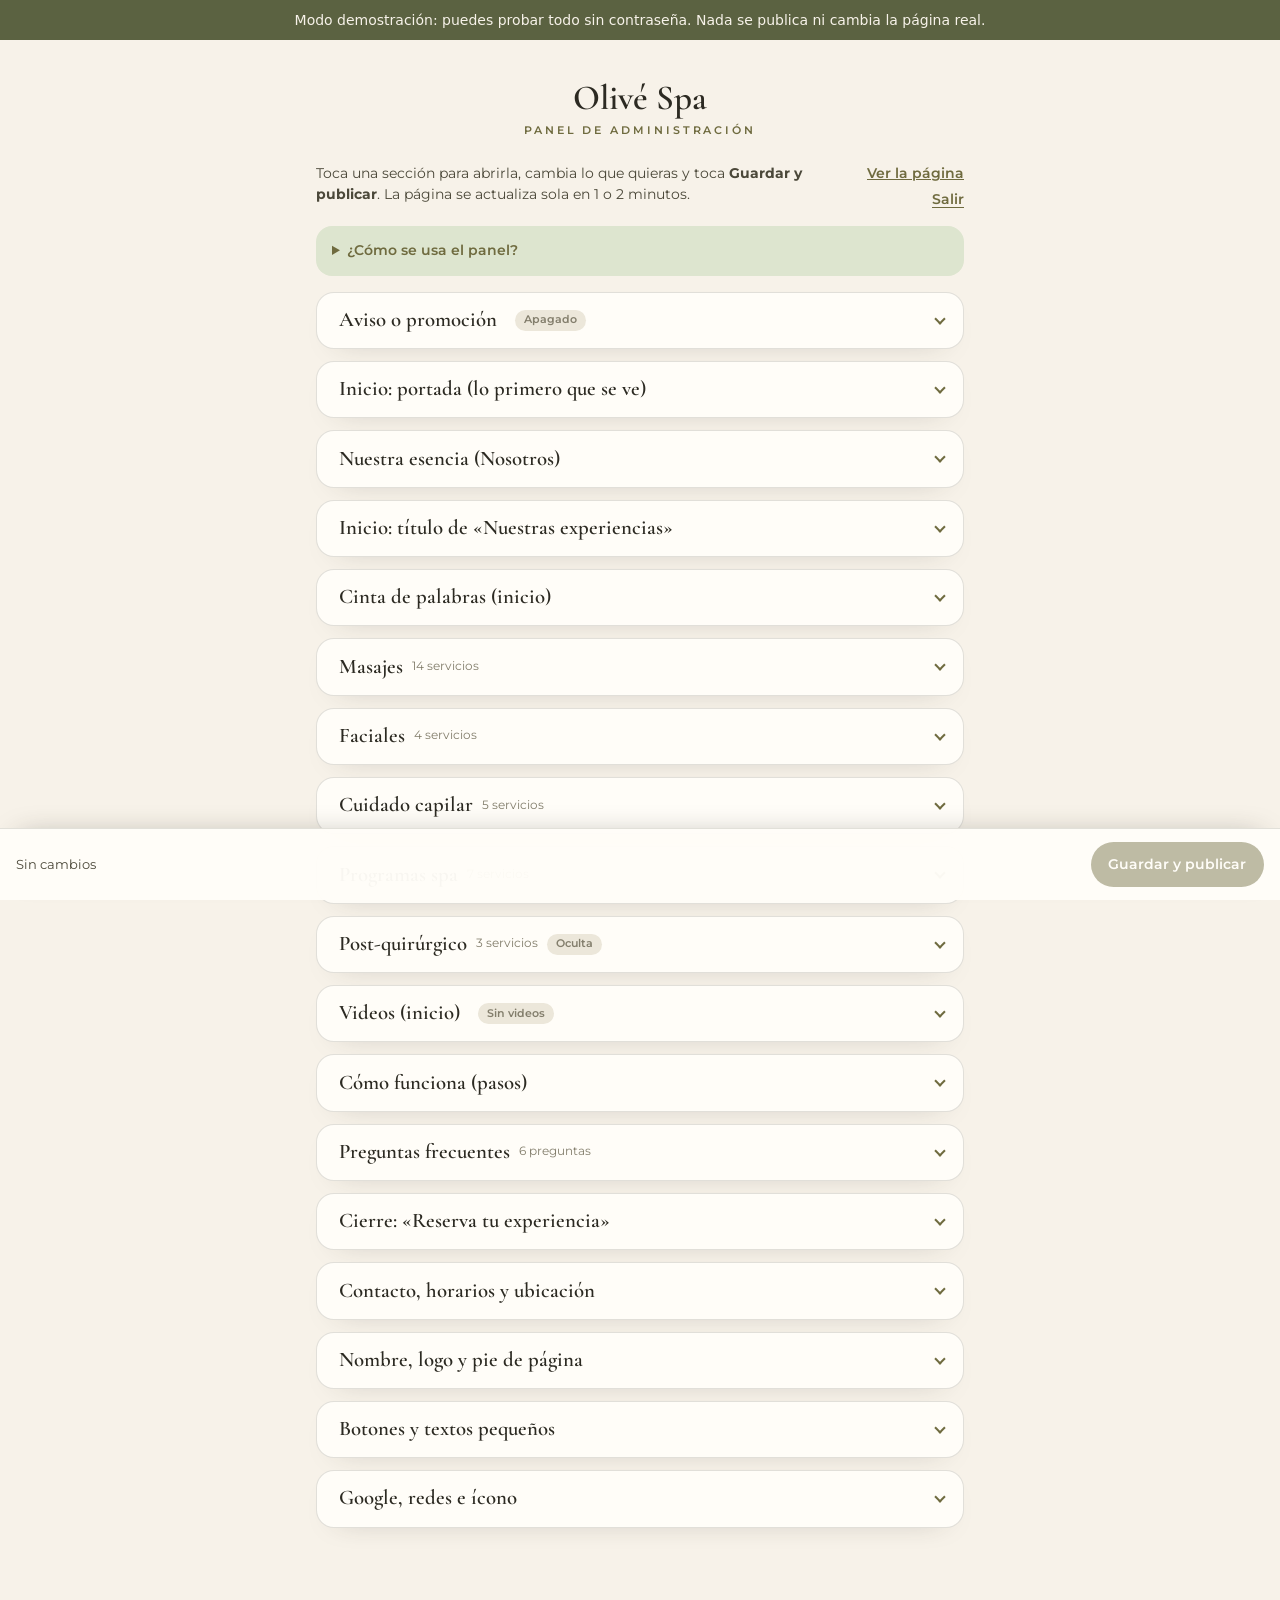
<file: panel-demo/index.html>
<!doctype html>
<html lang="es">
<head>
  <meta charset="utf-8" />
  <meta name="viewport" content="width=device-width, initial-scale=1, viewport-fit=cover" />
  <meta name="robots" content="noindex, nofollow" />
  <title>Panel (demostración) · Olivé Spa</title>
  <link rel="icon" type="image/png" sizes="32x32" href="../assets/brand/favicon-32.png" />
  <link rel="apple-touch-icon" sizes="180x180" href="../assets/brand/apple-touch-icon.png" />
  <link rel="preconnect" href="https://fonts.googleapis.com" />
  <link rel="preconnect" href="https://fonts.gstatic.com" crossorigin />
  <link rel="stylesheet" href="https://fonts.googleapis.com/css2?family=Cormorant+Garamond:wght@500;600&family=Montserrat:wght@400;500;600&display=swap" />
  <style>
    :root {
      --bg: #f7f2e9;
      --paper: #fffdf8;
      --sage: #dde5cf;
      --ink: #2c2a22;
      --ink-soft: #4b4839;
      --ink-mute: #837e6c;
      --accent: #6f6b3f;
      --accent-2: #b9924f;
      --line: rgba(44, 42, 34, 0.14);
      --error: #a8412f;
      --serif: "Cormorant Garamond", Georgia, serif;
      --sans: "Montserrat", "Segoe UI", sans-serif;
      --pad: 1.1rem;
    }
    *, *::before, *::after { box-sizing: border-box; margin: 0; }
    body {
      font-family: var(--sans);
      font-size: 16px;
      line-height: 1.5;
      color: var(--ink);
      background: var(--bg);
      -webkit-font-smoothing: antialiased;
    }
    button { font: inherit; cursor: pointer; }
    button:disabled { cursor: default; }
    input, textarea { font: inherit; color: inherit; }
    [hidden] { display: none !important; }
    :focus-visible { outline: 2px solid var(--accent); outline-offset: 2px; }

    .shell { width: min(680px, 100%); margin-inline: auto; padding: 1.5rem 1rem 11rem; }
    .brand { text-align: center; margin-bottom: 1.5rem; }
    .brand-name { font-family: var(--serif); font-weight: 600; font-size: 2.2rem; line-height: 1; }
    .brand-tag {
      margin-top: 0.4rem;
      font-size: 0.7rem;
      font-weight: 600;
      letter-spacing: 0.26em;
      text-transform: uppercase;
      color: var(--accent);
    }
    .card {
      background: var(--paper);
      border: 1px solid var(--line);
      border-radius: 20px;
      padding: 1.5rem 1.25rem;
      box-shadow: 0 10px 30px -18px rgba(44, 42, 34, 0.35);
    }
    .cargando, .mensaje-carga { text-align: center; color: var(--ink-soft); }

    /* ---------- Entrar ---------- */
    .login { max-width: 400px; margin-inline: auto; display: grid; gap: 1rem; }
    .login h1 { font-family: var(--serif); font-weight: 600; font-size: 1.7rem; }
    .login .campo { font-size: 0.85rem; font-weight: 500; color: var(--ink-soft); }
    .clave { display: flex; align-items: center; gap: 0.5rem; padding: 0 0.4rem 0 0; }
    .clave input { flex: 1; border: 0 !important; background: transparent !important; padding: 0.8rem 0.9rem !important; min-width: 0; }
    .clave input:focus-visible { outline: none; }
    .ver-clave { border: 0; background: none; color: var(--accent); font-size: 0.8rem; font-weight: 600; padding: 0.5rem; }
    .error { color: var(--error); font-size: 0.85rem; min-height: 1.3em; }

    .btn {
      border: 0;
      border-radius: 999px;
      padding: 0.85rem 1.4rem;
      background: var(--accent);
      color: var(--paper);
      font-weight: 600;
      font-size: 0.95rem;
      transition: opacity 0.2s, transform 0.2s;
    }
    .btn:active { transform: scale(0.98); }
    .btn:disabled { opacity: 0.45; transform: none; }
    .btn-sec { background: transparent; color: var(--accent); border: 1px solid var(--accent); }
    .link { border: 0; background: none; padding: 0; color: var(--accent); font-weight: 600; font-size: 0.85rem; text-decoration: underline; text-underline-offset: 3px; }
    .mini-btn {
      border: 1px solid var(--line);
      background: #fff;
      color: var(--accent);
      border-radius: 999px;
      padding: 0.42rem 0.85rem;
      font-size: 0.78rem;
      font-weight: 600;
      line-height: 1.2;
    }
    .mini-btn.peligro { color: var(--error); }
    .mini-btn.agregar { justify-self: start; border: 1.5px dashed var(--accent); background: rgba(111, 107, 63, 0.04); padding: 0.55rem 1rem; }
    .mini-btn:disabled { opacity: 0.45; }

    /* ---------- Campos ---------- */
    .campo { display: grid; gap: 0.35rem; }
    .campo-etiqueta { font-size: 0.82rem; font-weight: 500; color: var(--ink-soft); }
    .campo input[type="text"], .campo input[type="email"], .campo input[type="url"], .campo input[type="tel"],
    .campo input:not([type]), .campo textarea, .clave, .telefono {
      width: 100%;
      font-size: 1rem;
      background: #fff;
      border: 1px solid var(--line);
      border-radius: 12px;
      padding: 0.7rem 0.85rem;
    }
    .campo textarea { resize: none; overflow: hidden; min-height: 5.2rem; line-height: 1.45; }
    .campo textarea.una-linea { min-height: 0; }
    .campo input:focus, .campo textarea:focus, .clave:focus-within, .telefono:focus-within { border-color: var(--accent); outline: none; }
    .campo-error { font-size: 0.78rem; color: var(--error); font-weight: 500; }
    .campo-error:empty { display: none; }
    .campo-nota { font-size: 0.74rem; color: var(--ink-mute); }
    .campo-nota:empty { display: none; }
    .campo.modificado > .campo-etiqueta, .campo.modificado > label { color: #8a6a2f; }
    .campo.modificado > input, .campo.modificado > textarea, .campo.modificado > .telefono { border-color: var(--accent-2); }
    .campo.invalido input, .campo.invalido textarea, .campo.invalido .telefono { border-color: var(--error); }
    .telefono { display: flex; align-items: center; gap: 0.5rem; padding-block: 0; }
    .telefono-prefijo { color: var(--ink-mute); font-weight: 500; }
    .telefono input { flex: 1; min-width: 0; border: 0 !important; padding: 0.7rem 0 !important; background: transparent; }
    .telefono input:focus-visible { outline: none; }

    .interruptor {
      display: flex;
      align-items: center;
      justify-content: space-between;
      gap: 1rem;
      padding: 0.75rem 0.9rem;
      background: #fff;
      border: 1px solid var(--line);
      border-radius: 14px;
      font-weight: 500;
      font-size: 0.9rem;
      cursor: pointer;
    }
    .interruptor.modificado { border-color: var(--accent-2); }
    .interruptor input {
      appearance: none;
      -webkit-appearance: none;
      flex-shrink: 0;
      position: relative;
      width: 48px;
      height: 28px;
      border-radius: 999px;
      background: #cfcab8;
      transition: background 0.2s;
      cursor: pointer;
    }
    .interruptor input::after {
      content: "";
      position: absolute;
      top: 3px;
      left: 3px;
      width: 22px;
      height: 22px;
      border-radius: 50%;
      background: #fff;
      box-shadow: 0 1px 3px rgba(0, 0, 0, 0.25);
      transition: transform 0.2s;
    }
    .interruptor input:checked { background: var(--accent); }
    .interruptor input:checked::after { transform: translateX(20px); }

    .casilla { display: flex; align-items: flex-start; gap: 0.55rem; font-size: 0.82rem; color: var(--ink-soft); cursor: pointer; }
    .casilla input { width: 1.1rem; height: 1.1rem; margin-top: 0.12rem; accent-color: var(--accent); flex-shrink: 0; }

    .bloque { display: grid; gap: 0.6rem; padding: 0.85rem; background: #fff; border: 1px solid var(--line); border-radius: 14px; }
    .bloque-num { font-size: 0.7rem; font-weight: 600; letter-spacing: 0.16em; text-transform: uppercase; color: var(--accent); }
    .bloque-acciones { display: flex; flex-wrap: wrap; gap: 0.4rem; }
    .mini-campo { display: grid; gap: 0.25rem; font-size: 0.76rem; font-weight: 500; color: var(--ink-mute); }
    .mini-campo input, .mini-campo textarea {
      width: 100%;
      font-size: 1rem;
      background: var(--paper);
      border: 1px solid var(--line);
      border-radius: 10px;
      padding: 0.55rem 0.75rem;
      color: var(--ink);
    }
    .mini-campo textarea { resize: none; overflow: hidden; min-height: 4.2rem; line-height: 1.45; }
    .mini-campo input:focus, .mini-campo textarea:focus { border-color: var(--accent); outline: none; }
    .mini-campo input:disabled { background: #f1ede3; color: var(--ink-mute); }
    .campo.modificado .bloque { border-color: rgba(185, 146, 79, 0.6); }
    .lista { display: grid; gap: 0.45rem; }
    .lista-fila { display: flex; gap: 0.45rem; align-items: center; }
    .lista-fila input { flex: 1; min-width: 0; }

    /* Fotos */
    .foto-campo { display: flex; gap: 0.9rem; align-items: center; }
    .miniatura {
      width: 120px;
      aspect-ratio: 4 / 3;
      object-fit: cover;
      border-radius: 12px;
      background: var(--sage);
      border: 1px solid var(--line);
      flex-shrink: 0;
    }
    .campo.modificado .miniatura { border: 2px solid var(--accent-2); }
    .miniatura.completa { object-fit: contain; padding: 8px; }
    .miniatura.cuadrada { width: 84px; aspect-ratio: 1; }
    .miniatura[hidden] { display: none; }
    .miniatura-vacia { display: grid; place-items: center; background: #fff; border-style: dashed; color: var(--ink-mute); font-size: 0.78rem; }
    .link.peligro { color: var(--error); }
    .foto-acciones { display: grid; gap: 0.45rem; justify-items: start; }
    .btn-foto { display: inline-block; padding: 0.55rem 1rem; font-size: 0.82rem; cursor: pointer; }
    .medios { display: grid; grid-template-columns: repeat(3, minmax(0, 1fr)); gap: 0.6rem; align-items: start; }
    .medio { position: relative; display: grid; gap: 0.3rem; margin: 0; }
    .medio img, .medio .video-mini { width: 100%; aspect-ratio: 1; object-fit: cover; border-radius: 12px; background: var(--sage); border: 1px solid var(--line); }
    .medio.nuevo img { border: 2px solid var(--accent-2); }
    .medio-principal {
      position: absolute;
      bottom: 6px;
      left: 6px;
      padding: 0.1rem 0.45rem;
      border-radius: 999px;
      background: rgba(44, 42, 34, 0.75);
      color: #fff;
      font-size: 0.62rem;
      font-weight: 600;
    }
    .medio-quitar {
      position: absolute;
      top: 6px;
      right: 6px;
      display: grid;
      place-items: center;
      width: 28px;
      height: 28px;
      padding: 0;
      border: 0;
      border-radius: 50%;
      background: rgba(44, 42, 34, 0.78);
      color: #fff;
      font-size: 1.1rem;
      line-height: 1;
    }
    .medio-hacer-principal { justify-self: start; border: 0; background: none; padding: 0.1rem 0; color: var(--accent); font-size: 0.74rem; font-weight: 600; text-align: left; }
    .medios .vacio { grid-column: 1 / -1; }
    .medios-agregar { display: flex; flex-wrap: wrap; gap: 0.5rem; }
    .medios-agregar label { cursor: pointer; }
    .medios-agregar input { display: none; }

    /* Videos */
    .video-mini {
      position: relative;
      display: grid;
      place-items: center;
      aspect-ratio: 16 / 10;
      border-radius: 10px;
      background: linear-gradient(140deg, #6f6b3f, #b9924f) center / cover no-repeat;
      color: #fff;
      overflow: hidden;
    }
    .video-mini::after {
      content: "";
      position: absolute;
      inset: 0;
      margin: auto;
      width: 30px;
      height: 30px;
      border-radius: 50%;
      background: rgba(255, 255, 255, 0.92) url("data:image/svg+xml,%3Csvg xmlns='http://www.w3.org/2000/svg' viewBox='0 0 24 24'%3E%3Cpath fill='%236f6b3f' d='M8 5v14l11-7z'/%3E%3C/svg%3E") 55% 50% / 14px no-repeat;
    }
    .video-mini.youtube { background-size: auto 134%; } /* recorta las franjas negras de la portada */
    .video-mini-nombre { position: absolute; left: 6px; bottom: 5px; font-size: 0.62rem; font-weight: 600; letter-spacing: 0.04em; }
    .video-item { display: grid; grid-template-columns: 110px minmax(0, 1fr); gap: 0.8rem; align-items: start; padding: 0.75rem; background: #fff; border: 1px solid var(--line); border-radius: 14px; }
    .video-datos { display: grid; gap: 0.45rem; min-width: 0; }
    .video-plataforma { font-size: 0.78rem; font-weight: 600; color: var(--ink-soft); overflow-wrap: anywhere; }
    .video-plataforma a { color: inherit; }
    .video-datos input {
      width: 100%;
      font-size: 1rem;
      background: var(--paper);
      border: 1px solid var(--line);
      border-radius: 10px;
      padding: 0.5rem 0.7rem;
    }
    .video-form { display: grid; gap: 0.4rem; padding: 0.85rem; border: 1.5px dashed var(--accent); border-radius: 14px; background: rgba(111, 107, 63, 0.04); }
    .video-form-fila { display: flex; gap: 0.5rem; }
    .video-form-fila input { flex: 1; min-width: 0; font-size: 1rem; background: #fff; border: 1px solid var(--line); border-radius: 12px; padding: 0.6rem 0.8rem; }
    .video-form .btn { padding: 0.6rem 1rem; font-size: 0.85rem; flex-shrink: 0; }
    .video-form .link { justify-self: start; font-size: 0.78rem; }
    .vacio { font-size: 0.85rem; color: var(--ink-mute); }

    /* ---------- Editor ---------- */
    .intro { display: flex; gap: 1rem; align-items: flex-start; justify-content: space-between; margin-bottom: 1rem; }
    .intro p { font-size: 0.9rem; color: var(--ink-soft); }
    .intro-acciones { display: grid; gap: 0.4rem; justify-items: end; flex-shrink: 0; }
    .intro-acciones a { color: var(--accent); font-weight: 600; font-size: 0.85rem; }
    .ayuda { margin-bottom: 1rem; background: var(--sage); border-radius: 16px; padding: 0.2rem 1rem; }
    .ayuda summary { cursor: pointer; padding: 0.7rem 0; font-weight: 600; font-size: 0.88rem; color: var(--accent); }
    .ayuda-cuerpo { display: grid; gap: 0.6rem; padding-bottom: 1rem; font-size: 0.86rem; color: var(--ink-soft); }
    .ayuda-cuerpo ol, .ayuda-cuerpo ul { padding-left: 1.2rem; display: grid; gap: 0.35rem; }

    .seccion {
      margin-bottom: 0.75rem;
      background: var(--paper);
      border: 1px solid var(--line);
      border-radius: 18px;
      box-shadow: 0 10px 30px -22px rgba(44, 42, 34, 0.4);
    }
    .seccion > summary {
      display: flex;
      flex-wrap: wrap;
      align-items: center;
      gap: 0.35rem 0.55rem;
      padding: 0.95rem 2.6rem 0.95rem var(--pad);
      position: relative;
      list-style: none;
      cursor: pointer;
    }
    .seccion > summary::-webkit-details-marker { display: none; }
    .seccion > summary::after {
      content: "";
      position: absolute;
      right: 1.2rem;
      top: 50%;
      width: 0.5rem;
      height: 0.5rem;
      margin-top: -0.35rem;
      border-right: 2px solid var(--accent);
      border-bottom: 2px solid var(--accent);
      transform: rotate(45deg);
      transition: transform 0.2s;
    }
    .seccion[open] > summary::after { transform: rotate(-135deg); margin-top: -0.1rem; }
    .sec-titulo { font-family: var(--serif); font-weight: 600; font-size: 1.3rem; line-height: 1.2; }
    .sec-info { font-size: 0.74rem; color: var(--ink-mute); }
    .sec-marcas { display: flex; flex-wrap: wrap; gap: 0.3rem; }
    .pastilla { font-size: 0.66rem; font-weight: 600; padding: 0.15rem 0.55rem; border-radius: 999px; white-space: nowrap; }
    .pastilla-gris { background: #ece7da; color: var(--ink-mute); }
    .pastilla-activa { background: var(--sage); color: var(--accent); }
    .pastilla-cambios { background: rgba(185, 146, 79, 0.2); color: #7d5f27; }
    .pastilla-error { background: rgba(168, 65, 47, 0.12); color: var(--error); }
    .sec-cuerpo { display: grid; gap: 1.1rem; padding: 0.2rem var(--pad) 1.3rem; }
    .sec-ayuda { font-size: 0.82rem; color: var(--ink-soft); background: rgba(221, 229, 207, 0.55); border-radius: 12px; padding: 0.7rem 0.9rem; }
    .sub { border: 1px solid var(--line); border-radius: 14px; background: var(--bg); }
    .sub > summary { cursor: pointer; padding: 0.75rem 0.9rem; font-weight: 600; font-size: 0.85rem; color: var(--accent); }
    .sub-cuerpo { display: grid; gap: 1rem; padding: 0.2rem 0.9rem 1rem; }
    .deshacer-seccion { justify-self: start; font-size: 0.8rem; }
    .vista-aviso { padding: 0.55rem 0.9rem; border-radius: 10px; background: var(--accent); color: #fff; font-size: 0.82rem; text-align: center; }
    .google { display: grid; gap: 0.15rem; padding: 0.9rem; background: #fff; border: 1px solid var(--line); border-radius: 14px; font-family: Arial, sans-serif; }
    .google-url { font-size: 0.78rem; color: #4d5156; }
    .google-titulo { font-size: 1.1rem; color: #1a0dab; line-height: 1.3; }
    .google-desc { font-size: 0.84rem; color: #4d5156; }
    .google-nota { font-family: var(--sans); font-size: 0.7rem; color: var(--ink-mute); margin-bottom: 0.3rem; }

    /* Servicios */
    .servicios { display: grid; }
    .servicio { margin: 0 calc(var(--pad) * -1); padding: 0.8rem var(--pad); border-top: 1px solid var(--line); transition: background 0.2s; }
    .servicio.cambiado { background: rgba(185, 146, 79, 0.1); }
    .servicio.invalido { background: rgba(168, 65, 47, 0.06); }
    .servicio-fila { display: grid; grid-template-columns: 48px minmax(0, 1fr) auto; gap: 0.75rem; align-items: center; }
    .servicio-foto {
      width: 48px;
      height: 48px;
      padding: 0;
      border: 1px solid var(--line);
      border-radius: 10px;
      background: var(--sage) center / cover no-repeat;
      overflow: hidden;
      display: grid;
      place-items: center;
      color: var(--accent);
      font-size: 1.2rem;
    }
    .servicio-foto img { width: 100%; height: 100%; object-fit: cover; display: block; }
    .servicio-texto { display: grid; gap: 0.05rem; min-width: 0; padding: 0; border: 0; background: none; text-align: left; color: inherit; }
    .servicio-titulo { font-weight: 500; font-size: 0.92rem; overflow-wrap: anywhere; }
    .servicio-sub { font-size: 0.72rem; color: var(--ink-mute); }
    .servicio-sub:empty { display: none; }
    .servicio-editar { font-size: 0.76rem; font-weight: 600; color: var(--accent); }
    .servicio-aviso { margin: 0.35rem 0 0 calc(48px + 0.75rem); font-size: 0.74rem; color: var(--accent-2); font-weight: 500; }
    .servicio-aviso:empty { display: none; }
    .servicio-aviso.malo { color: var(--error); }
    .precio {
      display: flex;
      align-items: baseline;
      gap: 0.15rem;
      padding: 0.35rem 0.7rem;
      background: #fff;
      border: 1px solid var(--line);
      border-radius: 12px;
      font-family: var(--serif);
      font-weight: 600;
      font-size: 1.2rem;
      cursor: text;
    }
    .precio:focus-within { border-color: var(--accent); }
    .precio.modificado { border-color: var(--accent-2); }
    .precio.invalido { border-color: var(--error); }
    .precio input { width: 7.6ch; border: 0; background: transparent; font: inherit; color: var(--ink); text-align: right; padding: 0; }
    .precio input:focus-visible { outline: none; }
    .servicio-edicion { display: grid; gap: 0.95rem; margin-top: 0.8rem; padding: 0.95rem; background: var(--bg); border: 1px solid var(--line); border-radius: 14px; }
    .servicio-edicion .campo input:not([type="checkbox"]), .servicio-edicion .campo textarea { background: #fff; }
    .servicio-acciones { display: flex; flex-wrap: wrap; gap: 0.45rem; padding-top: 0.3rem; border-top: 1px dashed var(--line); }
    .servicios > .mini-btn.agregar { margin-top: 0.9rem; }

    /* ---------- Barra inferior ---------- */
    .barra {
      position: fixed;
      inset: auto 0 0 0;
      z-index: 10;
      display: flex;
      flex-wrap: wrap;
      align-items: center;
      justify-content: space-between;
      gap: 0.6rem 0.75rem;
      padding: 0.8rem 1rem calc(0.8rem + env(safe-area-inset-bottom));
      background: rgba(255, 253, 248, 0.97);
      border-top: 1px solid var(--line);
      box-shadow: 0 -10px 30px -20px rgba(44, 42, 34, 0.4);
    }
    .barra-estado { flex: 1 1 9rem; font-size: 0.82rem; color: var(--ink-soft); }
    .barra-estado.ok { color: var(--accent); font-weight: 600; }
    .barra-estado.error { color: var(--error); font-weight: 600; }
    .barra-acciones { flex: 1 1 auto; display: flex; justify-content: flex-end; gap: 0.5rem; }
    .barra .btn { padding: 0.75rem 1.1rem; font-size: 0.88rem; }

    /* ---------- Confirmación ---------- */
    .dialogo {
      width: min(480px, calc(100% - 2rem));
      margin: auto; /* el reset de márgenes quita el centrado nativo del <dialog> */
      border: 0;
      border-radius: 20px;
      padding: 1.4rem 1.25rem;
      background: var(--paper);
      color: var(--ink);
    }
    .dialogo::backdrop { background: rgba(44, 42, 34, 0.5); }
    .dialogo h2 { font-family: var(--serif); font-weight: 600; font-size: 1.5rem; margin-bottom: 0.9rem; }
    .advertencias { list-style: none; padding: 0.7rem 0.9rem; margin-bottom: 0.8rem; display: grid; gap: 0.35rem; border-radius: 12px; background: rgba(168, 65, 47, 0.08); color: var(--error); font-size: 0.82rem; font-weight: 500; }
    .resumen { list-style: none; padding: 0; display: grid; gap: 0.5rem; max-height: 50vh; overflow: auto; }
    .resumen li { padding-bottom: 0.5rem; border-bottom: 1px solid var(--line); font-size: 0.86rem; color: var(--ink-soft); overflow-wrap: anywhere; }
    .resumen strong { color: var(--ink); font-weight: 600; }
    .dialogo-nota { margin-top: 0.8rem; font-size: 0.78rem; color: var(--ink-mute); }
    .dialogo-acciones { display: flex; justify-content: flex-end; gap: 0.5rem; margin-top: 1rem; }

    @media (min-width: 560px) {
      :root { --pad: 1.4rem; }
      .shell { padding-top: 2.5rem; }
      .card { padding: 2rem 1.75rem; }
    }
  </style>
</head>
<body>
  <div style="position:sticky;top:0;z-index:1000;padding:10px 16px;background:#5b6241;color:#f7f2e9;text-align:center;font:500 14px/1.45 system-ui,sans-serif">Modo demostración: puedes probar todo sin contraseña. Nada se publica ni cambia la página real.</div>
  <main class="shell">
    <header class="brand">
      <p class="brand-name">Olivé Spa</p>
      <p class="brand-tag">Panel de administración</p>
    </header>

    <p class="cargando" data-vista="cargando">Cargando…</p>

    <form class="card login" data-vista="login" data-login hidden novalidate>
      <h1>Entrar</h1>
      <label class="campo"><span class="campo-etiqueta">Usuario</span>
        <input name="usuario" autocomplete="username" autocapitalize="none" autocorrect="off" spellcheck="false" />
      </label>
      <label class="campo"><span class="campo-etiqueta">Contraseña</span>
        <span class="clave">
          <input name="clave" type="password" autocomplete="current-password" />
          <button class="ver-clave" type="button" data-ver-clave aria-label="Mostrar contraseña">Ver</button>
        </span>
      </label>
      <p class="error" role="alert" data-error-login></p>
      <button class="btn" type="submit" data-entrar>Entrar</button>
    </form>

    <div class="card mensaje-carga" data-vista="aviso" hidden>
      <p data-aviso></p>
    </div>

    <section data-vista="editor" hidden>
      <div class="intro">
        <p>Toca una sección para abrirla, cambia lo que quieras y toca <strong>Guardar y publicar</strong>. La página se actualiza sola en 1 o 2 minutos.</p>
        <div class="intro-acciones">
          <a href="../" target="_blank" rel="noopener">Ver la página</a>
          <button class="link" type="button" data-salir>Salir</button>
        </div>
      </div>

      <details class="ayuda">
        <summary>¿Cómo se usa el panel?</summary>
        <div class="ayuda-cuerpo">
          <ol>
            <li>Las secciones están en el orden del inicio de la página. Masajes, Faciales, Cuidado capilar y Programas tienen además su propia página. Toca una sección para abrirla.</li>
            <li>Lo que cambies se marca en dorado. Si te equivocas, toca <strong>Deshacer</strong>.</li>
            <li>Cuando termines, toca <strong>Guardar y publicar</strong>. Antes de publicar te mostramos un resumen.</li>
            <li>En 1 o 2 minutos los cambios aparecen solos en la página.</li>
          </ol>
          <ul>
            <li><strong>Precios:</strong> son opcionales. Si el precio queda vacío, el servicio se muestra sin valor (así están ahora). Si lo escribes, usa solo números, sin puntos ni signos.</li>
            <li><strong>Preguntas frecuentes:</strong> en «Preguntas frecuentes» puedes agregar, cambiar, ordenar o quitar preguntas y sus respuestas.</li>
            <li><strong>Ubicación:</strong> el lugar, la dirección y el enlace de Google Maps están en «Contacto, horarios y ubicación». El mapa de la página de contacto busca ese lugar.</li>
            <li><strong>Servicios:</strong> toca «Editar» para cambiar el nombre, la descripción y las fotos, subirlo o bajarlo en la lista, o eliminarlo. Para crear uno, usa «+ Agregar servicio» al final de cada sección.</li>
            <li><strong>Fotos:</strong> cada servicio puede tener hasta 3 fotos o videos. El primero es el que se ve en la página; los demás aparecen al tocarlo.</li>
            <li><strong>Videos:</strong> súbelo primero a tu Instagram, TikTok, YouTube o Facebook. Luego, en el video, toca <em>Compartir → Copiar enlace</em> y pégalo aquí.</li>
            <li><strong>Ocultar una sección:</strong> apaga «Mostrar esta sección». No se borra nada y puedes volver a mostrarla cuando quieras.</li>
            <li><strong>Promociones:</strong> en «Aviso o promoción» puedes poner una franja arriba de la página y apagarla cuando termine.</li>
            <li><strong>Menú y botones:</strong> el nombre de cada sección en el menú está en esa misma sección («Nombre en el menú»). El botón «Reservar» de arriba está en «Contacto, horarios y ubicación». Los textos cortos que se repiten (Reservar, Ver, Menú, Cerrar…) están en «Botones y textos pequeños».</li>
            <li><strong>Fotos de cada página:</strong> la foto grande de arriba de cada página (y de su tarjeta en el inicio) está en esa misma sección, en «Títulos, textos y foto de la sección». La portada del inicio puede tener hasta 3 fotos que se turnan.</li>
            <li><strong>Logo e ícono:</strong> en «Nombre, logo y pie de página» están el logo de arriba (junto al menú) y el logo completo del pie de página; el ícono pequeño de la pestaña del navegador está en «Google, redes e ícono». Usa una imagen PNG con fondo transparente.</li>
          </ul>
          <p>Si no alcanzas a guardar (por ejemplo, si se cierra el navegador), el panel te ofrece recuperar tus cambios la próxima vez que entres en este mismo celular.</p>
        </div>
      </details>

      <div data-secciones></div>
    </section>
  </main>

  <footer class="barra" data-barra hidden>
    <p class="barra-estado" aria-live="polite" data-estado>Sin cambios</p>
    <div class="barra-acciones">
      <button class="btn btn-sec" type="button" data-deshacer hidden>Deshacer</button>
      <button class="btn" type="button" data-guardar disabled>Guardar y publicar</button>
    </div>
  </footer>

  <dialog class="dialogo" data-confirmar>
    <h2>¿Publicar estos cambios?</h2>
    <ul class="advertencias" data-advertencias hidden></ul>
    <ul class="resumen" data-resumen></ul>
    <p class="dialogo-nota">Se verán en la página en 1 o 2 minutos.</p>
    <div class="dialogo-acciones">
      <button class="btn btn-sec" type="button" data-cancelar>Revisar</button>
      <button class="btn" type="button" data-publicar>Sí, publicar</button>
    </div>
  </dialog>

  <script>
    (function () {
      "use strict";
      var sitio = { ESQUEMA: [{"clave":"aviso","titulo":"Aviso o promoción","ayuda":"Una franja arriba de todas las páginas, siempre visible. Ideal para promociones.","campos":[{"k":"visible","tipo":"interruptor","etiqueta":"Mostrar el aviso"},{"k":"texto","tipo":"texto","etiqueta":"Texto del aviso","max":140,"ejemplo":"Promo de octubre: 10% en masajes en pareja"}]},{"clave":"portada","titulo":"Inicio: portada (lo primero que se ve)","ayuda":"Si pones 2 o 3 fotos, se van turnando suavemente.","campos":[{"k":"etiqueta","tipo":"texto","etiqueta":"Frase pequeña de arriba","max":90},{"k":"titulo","tipo":"texto","etiqueta":"Título","max":60,"obligatorio":true},{"k":"destacado","tipo":"texto","etiqueta":"Título en cursiva (segunda línea)","max":60},{"k":"texto","tipo":"parrafo","etiqueta":"Texto","max":400},{"k":"boton","tipo":"texto","etiqueta":"Texto del botón de WhatsApp","max":40,"obligatorio":true},{"k":"boton_2","tipo":"texto","etiqueta":"Texto del segundo botón (baja a las experiencias)","max":30,"obligatorio":true},{"k":"foto","tipo":"foto","etiqueta":"Foto principal"},{"k":"foto_2","tipo":"foto","etiqueta":"Segunda foto (opcional)","opcional":true},{"k":"foto_3","tipo":"foto","etiqueta":"Tercera foto (opcional)","opcional":true}]},{"clave":"nosotros","titulo":"Nuestra esencia (Nosotros)","pagina":"nosotros","ayuda":"Se ve en el inicio, debajo de la portada, y en la página olivespamedellin.com/nosotros/.","campos":[{"k":"menu","tipo":"texto","etiqueta":"Nombre en el menú","max":24,"obligatorio":true},{"k":"etiqueta","tipo":"texto","etiqueta":"Frase pequeña de arriba","max":60},{"k":"titulo","tipo":"texto","etiqueta":"Título (vacío = no se muestra)","max":60},{"k":"destacado","tipo":"texto","etiqueta":"Parte en cursiva del título","max":60},{"k":"texto","tipo":"parrafo","etiqueta":"Texto","max":600,"obligatorio":true},{"k":"cifras","tipo":"cifras","etiqueta":"Cifras"},{"k":"boton","tipo":"texto","etiqueta":"Enlace del inicio a la página Nosotros","max":30,"obligatorio":true},{"k":"frase","tipo":"parrafo","etiqueta":"Frase grande en cursiva (página Nosotros)","max":200},{"k":"foto","tipo":"foto","etiqueta":"Foto de la portada de la página Nosotros"},{"k":"foto_2","tipo":"foto","etiqueta":"Foto junto a la ubicación (opcional)","opcional":true}]},{"clave":"inicio","titulo":"Inicio: título de «Nuestras experiencias»","ayuda":"Va encima de las tarjetas de cada sección (Masajes, Faciales…). Cada tarjeta usa la foto y la frase corta de su sección.","campos":[{"k":"etiqueta","tipo":"texto","etiqueta":"Frase pequeña de arriba","max":60},{"k":"titulo","tipo":"texto","etiqueta":"Título","max":60,"obligatorio":true},{"k":"destacado","tipo":"texto","etiqueta":"Parte en cursiva del título","max":60}]},{"clave":"cinta","titulo":"Cinta de palabras (inicio)","campos":[{"k":"frases","tipo":"lista","etiqueta":"Frases que se mueven","max":40,"maxItems":8,"minItems":1}]},{"clave":"masajes","titulo":"Masajes","servicios":true,"pagina":"masajes","ayuda":"Tiene su propia página en olivespamedellin.com/masajes/ y una tarjeta en el inicio.","campos":[{"k":"visible","tipo":"interruptor","etiqueta":"Mostrar esta sección y su página"},{"k":"menu","tipo":"texto","etiqueta":"Nombre en el menú","max":24,"obligatorio":true},{"k":"etiqueta","tipo":"texto","etiqueta":"Frase pequeña de arriba","max":60},{"k":"titulo","tipo":"texto","etiqueta":"Título","max":60,"obligatorio":true},{"k":"destacado","tipo":"texto","etiqueta":"Parte en cursiva del título","max":60},{"k":"intro","tipo":"parrafo","etiqueta":"Texto de introducción","max":400},{"k":"resumen","tipo":"texto","etiqueta":"Frase corta para su tarjeta en el inicio","max":110},{"k":"regalo_intro","tipo":"texto","etiqueta":"Frase antes del regalito","max":40},{"k":"regalo","tipo":"texto","etiqueta":"Regalito, en negrilla (vacío = no se muestra)","max":120},{"k":"boton","tipo":"texto","etiqueta":"Botón de reserva de la página","max":40,"obligatorio":true},{"k":"mensaje","tipo":"texto","etiqueta":"Mensaje de WhatsApp de ese botón","max":160},{"k":"foto","tipo":"foto","etiqueta":"Foto de la portada de su página y de su tarjeta en el inicio"},{"k":"servicios","tipo":"servicios","etiqueta":"Masajes","campos":["nombre","etiqueta","detalle","descripcion","precio","medios"]}]},{"clave":"faciales","titulo":"Faciales","servicios":true,"pagina":"faciales","ayuda":"Tiene su propia página en olivespamedellin.com/faciales/ y una tarjeta en el inicio.","campos":[{"k":"visible","tipo":"interruptor","etiqueta":"Mostrar esta sección y su página"},{"k":"menu","tipo":"texto","etiqueta":"Nombre en el menú","max":24,"obligatorio":true},{"k":"etiqueta","tipo":"texto","etiqueta":"Frase pequeña de arriba","max":60},{"k":"titulo","tipo":"texto","etiqueta":"Título","max":60,"obligatorio":true},{"k":"destacado","tipo":"texto","etiqueta":"Parte en cursiva del título","max":60},{"k":"intro","tipo":"parrafo","etiqueta":"Texto de introducción","max":400},{"k":"resumen","tipo":"texto","etiqueta":"Frase corta para su tarjeta en el inicio","max":110},{"k":"regalo_intro","tipo":"texto","etiqueta":"Frase antes del regalito","max":40},{"k":"regalo","tipo":"texto","etiqueta":"Regalito, en negrilla (vacío = no se muestra)","max":120},{"k":"boton","tipo":"texto","etiqueta":"Botón de reserva de la página","max":40,"obligatorio":true},{"k":"mensaje","tipo":"texto","etiqueta":"Mensaje de WhatsApp de ese botón","max":160},{"k":"foto","tipo":"foto","etiqueta":"Foto de la portada de su página y de su tarjeta en el inicio"},{"k":"servicios","tipo":"servicios","etiqueta":"Tratamientos","campos":["nombre","etiqueta","detalle","descripcion","precio","medios"]}]},{"clave":"capilar","titulo":"Cuidado capilar","servicios":true,"pagina":"cuidado-capilar","ayuda":"Tiene su propia página en olivespamedellin.com/cuidado-capilar/ y una tarjeta en el inicio.","campos":[{"k":"visible","tipo":"interruptor","etiqueta":"Mostrar esta sección y su página"},{"k":"menu","tipo":"texto","etiqueta":"Nombre en el menú","max":24,"obligatorio":true},{"k":"etiqueta","tipo":"texto","etiqueta":"Frase pequeña de arriba","max":60},{"k":"titulo","tipo":"texto","etiqueta":"Título","max":60,"obligatorio":true},{"k":"destacado","tipo":"texto","etiqueta":"Parte en cursiva del título","max":60},{"k":"intro","tipo":"parrafo","etiqueta":"Texto de introducción","max":400},{"k":"resumen","tipo":"texto","etiqueta":"Frase corta para su tarjeta en el inicio","max":110},{"k":"regalo_intro","tipo":"texto","etiqueta":"Frase antes del regalito","max":40},{"k":"regalo","tipo":"texto","etiqueta":"Regalito, en negrilla (vacío = no se muestra)","max":120},{"k":"boton","tipo":"texto","etiqueta":"Botón de reserva de la página","max":40,"obligatorio":true},{"k":"mensaje","tipo":"texto","etiqueta":"Mensaje de WhatsApp de ese botón","max":160},{"k":"foto","tipo":"foto","etiqueta":"Foto de la portada de su página y de su tarjeta en el inicio"},{"k":"servicios","tipo":"servicios","etiqueta":"Tratamientos","campos":["nombre","etiqueta","detalle","descripcion","precio","medios"]}]},{"clave":"programas","titulo":"Programas spa","servicios":true,"pagina":"programas","ayuda":"Tiene su propia página en olivespamedellin.com/programas/ y una tarjeta en el inicio.","campos":[{"k":"visible","tipo":"interruptor","etiqueta":"Mostrar esta sección y su página"},{"k":"menu","tipo":"texto","etiqueta":"Nombre en el menú","max":24,"obligatorio":true},{"k":"etiqueta","tipo":"texto","etiqueta":"Frase pequeña de arriba","max":60},{"k":"titulo","tipo":"texto","etiqueta":"Título","max":60,"obligatorio":true},{"k":"destacado","tipo":"texto","etiqueta":"Parte en cursiva del título","max":60},{"k":"intro","tipo":"parrafo","etiqueta":"Texto de introducción","max":400},{"k":"resumen","tipo":"texto","etiqueta":"Frase corta para su tarjeta en el inicio","max":110},{"k":"regalo_intro","tipo":"texto","etiqueta":"Frase antes del regalito","max":40},{"k":"regalo","tipo":"texto","etiqueta":"Regalito, en negrilla (vacío = no se muestra)","max":120},{"k":"boton","tipo":"texto","etiqueta":"Botón de reserva de la página","max":40,"obligatorio":true},{"k":"mensaje","tipo":"texto","etiqueta":"Mensaje de WhatsApp de ese botón","max":160},{"k":"foto","tipo":"foto","etiqueta":"Foto de la portada de su página y de su tarjeta en el inicio"},{"k":"servicios","tipo":"servicios","etiqueta":"Programas","campos":["nombre","etiqueta","detalle","descripcion","precio","nota","medios"]}]},{"clave":"postquirurgico","titulo":"Post-quirúrgico","servicios":true,"pagina":"post-quirurgico","ayuda":"Tiene su propia página en olivespamedellin.com/post-quirurgico/ y una tarjeta en el inicio.","campos":[{"k":"visible","tipo":"interruptor","etiqueta":"Mostrar esta sección y su página"},{"k":"menu","tipo":"texto","etiqueta":"Nombre en el menú","max":24,"obligatorio":true},{"k":"etiqueta","tipo":"texto","etiqueta":"Frase pequeña de arriba","max":60},{"k":"titulo","tipo":"texto","etiqueta":"Título","max":60,"obligatorio":true},{"k":"destacado","tipo":"texto","etiqueta":"Parte en cursiva del título","max":60},{"k":"intro","tipo":"parrafo","etiqueta":"Texto de introducción","max":400},{"k":"resumen","tipo":"texto","etiqueta":"Frase corta para su tarjeta en el inicio","max":110},{"k":"regalo_intro","tipo":"texto","etiqueta":"Frase antes del regalito","max":40},{"k":"regalo","tipo":"texto","etiqueta":"Regalito, en negrilla (vacío = no se muestra)","max":120},{"k":"boton","tipo":"texto","etiqueta":"Botón de reserva de la página","max":40,"obligatorio":true},{"k":"mensaje","tipo":"texto","etiqueta":"Mensaje de WhatsApp de ese botón","max":160},{"k":"foto","tipo":"foto","etiqueta":"Foto de la portada de su página y de su tarjeta en el inicio"},{"k":"servicios","tipo":"servicios","etiqueta":"Terapias","campos":["nombre","etiqueta","detalle","descripcion","precio","medios"]}]},{"clave":"videos","titulo":"Videos (inicio)","ayuda":"Pega el enlace de un video de Instagram, TikTok, YouTube, Facebook o Vimeo. La sección aparece en el inicio cuando hay al menos un video.","campos":[{"k":"visible","tipo":"interruptor","etiqueta":"Mostrar esta sección"},{"k":"etiqueta","tipo":"texto","etiqueta":"Frase pequeña de arriba","max":60},{"k":"titulo","tipo":"texto","etiqueta":"Título","max":60,"obligatorio":true},{"k":"destacado","tipo":"texto","etiqueta":"Parte en cursiva del título","max":60},{"k":"intro","tipo":"parrafo","etiqueta":"Texto de introducción","max":400},{"k":"lista","tipo":"videos","etiqueta":"Videos"}]},{"clave":"pasos","titulo":"Cómo funciona (pasos)","ayuda":"Se ven en el inicio y en la página Nosotros.","campos":[{"k":"visible","tipo":"interruptor","etiqueta":"Mostrar esta sección"},{"k":"etiqueta","tipo":"texto","etiqueta":"Frase pequeña de arriba","max":60},{"k":"titulo","tipo":"texto","etiqueta":"Título","max":60,"obligatorio":true},{"k":"destacado","tipo":"texto","etiqueta":"Parte en cursiva del título","max":60},{"k":"lista","tipo":"pasos","etiqueta":"Pasos"}]},{"clave":"preguntas","titulo":"Preguntas frecuentes","ayuda":"Se ven en el inicio y en la página de contacto. Al tocar una pregunta se abre la respuesta.","campos":[{"k":"visible","tipo":"interruptor","etiqueta":"Mostrar esta sección"},{"k":"etiqueta","tipo":"texto","etiqueta":"Frase pequeña de arriba","max":60},{"k":"titulo","tipo":"texto","etiqueta":"Título","max":60,"obligatorio":true},{"k":"destacado","tipo":"texto","etiqueta":"Parte en cursiva del título","max":60},{"k":"lista","tipo":"preguntas","etiqueta":"Preguntas"}]},{"clave":"reserva","titulo":"Cierre: «Reserva tu experiencia»","pagina":"contacto","ayuda":"Va al final de cada página y es la portada de la página de contacto (olivespamedellin.com/contacto/).","campos":[{"k":"menu","tipo":"texto","etiqueta":"Nombre de la página de contacto en el menú","max":24,"obligatorio":true},{"k":"etiqueta","tipo":"texto","etiqueta":"Frase pequeña de arriba","max":60},{"k":"titulo","tipo":"texto","etiqueta":"Título","max":60,"obligatorio":true},{"k":"destacado","tipo":"texto","etiqueta":"Parte en cursiva del título","max":60},{"k":"texto","tipo":"parrafo","etiqueta":"Texto","max":300},{"k":"redes","tipo":"texto","etiqueta":"Texto encima de las redes sociales (vacío = no se muestra)","max":40},{"k":"foto","tipo":"foto","etiqueta":"Foto de fondo"}]},{"clave":"contacto","titulo":"Contacto, horarios y ubicación","ayuda":"Se actualizan en todas las páginas donde aparecen.","campos":[{"k":"whatsapp","tipo":"telefono","etiqueta":"WhatsApp principal","obligatorio":true},{"k":"whatsapp_2","tipo":"telefono","etiqueta":"Segundo WhatsApp (opcional)"},{"k":"mensaje","tipo":"texto","etiqueta":"Mensaje que llega por WhatsApp","max":160},{"k":"boton_menu","tipo":"texto","etiqueta":"Botón de reservar del menú de arriba","max":24,"obligatorio":true},{"k":"email","tipo":"email","etiqueta":"Correo"},{"k":"horarios","tipo":"horarios","etiqueta":"Horarios"},{"k":"ubicacion","tipo":"texto","etiqueta":"Lugar donde atienden","max":80,"ejemplo":"Hotel Dann Carlton Belfort"},{"k":"direccion","tipo":"texto","etiqueta":"Dirección o ciudad","max":120,"ejemplo":"Medellín, Colombia"},{"k":"mapa","tipo":"url","etiqueta":"Enlace de Google Maps (opcional; si está vacío, el mapa busca el lugar)"},{"k":"instagram","tipo":"url","etiqueta":"Instagram (enlace)"},{"k":"facebook","tipo":"url","etiqueta":"Facebook (enlace)"},{"k":"tiktok","tipo":"url","etiqueta":"TikTok (enlace)"}]},{"clave":"marca","titulo":"Nombre, logo y pie de página","campos":[{"k":"nombre","tipo":"texto","etiqueta":"Nombre del spa","max":40,"obligatorio":true},{"k":"lema","tipo":"texto","etiqueta":"Frase corta debajo del nombre (vacío = no se muestra)","max":40},{"k":"logo_cabecera","tipo":"foto","etiqueta":"Logo de arriba, junto al menú (vacío = se muestra el nombre en letras)","formato":"png","lado":360,"fondo":"#2d3a30","opcional":true},{"k":"logo","tipo":"foto","etiqueta":"Logo completo (pie de página)","formato":"png","lado":512,"fondo":"#efe7d9"},{"k":"mision","tipo":"parrafo","etiqueta":"Frase del pie de página","max":200},{"k":"titulo_paginas","tipo":"texto","etiqueta":"Título de la lista de páginas","max":30,"obligatorio":true},{"k":"titulo_contacto","tipo":"texto","etiqueta":"Título «Contacto»","max":30,"obligatorio":true},{"k":"titulo_horarios","tipo":"texto","etiqueta":"Título «Horarios»","max":30,"obligatorio":true},{"k":"titulo_ubicacion","tipo":"texto","etiqueta":"Título «Ubicación»","max":30,"obligatorio":true},{"k":"derechos","tipo":"texto","etiqueta":"Texto junto al año, abajo del todo","max":80}]},{"clave":"general","titulo":"Botones y textos pequeños","ayuda":"Textos cortos que se repiten en varias partes del sitio.","campos":[{"k":"reservar","tipo":"texto","etiqueta":"Botón para reservar cada servicio","max":24,"obligatorio":true},{"k":"mensaje_servicio","tipo":"texto","etiqueta":"Mensaje de WhatsApp al reservar un servicio (al final se agrega el nombre del servicio)","max":120,"obligatorio":true},{"k":"elige","tipo":"texto","etiqueta":"Buscador de la portada: texto de la lista de servicios","max":40,"obligatorio":true},{"k":"ver","tipo":"texto","etiqueta":"Palabra de los enlaces a cada página (ej.: «Ver» masajes)","max":20,"obligatorio":true},{"k":"otras","tipo":"texto","etiqueta":"Título de las otras experiencias, al final de cada página","max":60,"obligatorio":true},{"k":"inicio","tipo":"texto","etiqueta":"Nombre de la página de inicio en el menú","max":24,"obligatorio":true},{"k":"menu","tipo":"texto","etiqueta":"Botón del menú en el celular","max":20,"obligatorio":true},{"k":"cerrar","tipo":"texto","etiqueta":"Botón para cerrar el menú","max":20,"obligatorio":true},{"k":"desliza","tipo":"texto","etiqueta":"Aviso para bajar, en la portada (vacío = no se muestra)","max":24},{"k":"como_llegar","tipo":"texto","etiqueta":"Enlace al mapa","max":30,"obligatorio":true}]},{"clave":"sitio","titulo":"Google, redes e ícono","ayuda":"Cómo aparece el inicio en Google y cuando se comparte por WhatsApp o redes, y el ícono pequeño de la pestaña del navegador. Las demás páginas usan su nombre en el menú y su texto de introducción.","campos":[{"k":"titulo","tipo":"texto","etiqueta":"Título en Google","max":90,"obligatorio":true},{"k":"descripcion","tipo":"parrafo","etiqueta":"Descripción en Google","max":300},{"k":"compartir_titulo","tipo":"texto","etiqueta":"Título al compartir","max":90},{"k":"compartir_descripcion","tipo":"parrafo","etiqueta":"Descripción al compartir","max":300},{"k":"icono","tipo":"foto","etiqueta":"Ícono de la pestaña del navegador (cuadrado)","formato":"png","cuadrado":true,"lado":180,"ladoMini":32}]}], CAMPOS_SERVICIO: {"nombre":{"tipo":"texto","etiqueta":"Nombre","max":90,"obligatorio":true},"etiqueta":{"tipo":"texto","etiqueta":"Etiqueta (ej.: favorito, nuevo)","max":20},"detalle":{"tipo":"texto","etiqueta":"Duración / detalle (ej.: 1 hora)","max":90},"descripcion":{"tipo":"parrafo","etiqueta":"Descripción","max":700},"precio":{"tipo":"precio","etiqueta":"Precio (vacío = no se muestra)"},"nota":{"tipo":"texto","etiqueta":"Nota del precio (ej.: por persona)","max":30},"medios":{"tipo":"medios","etiqueta":"Fotos y videos (máximo 3; el primero es el principal)"}} };
      var canonico = function (v) {
        if (Array.isArray(v)) return v.map(canonico);
        if (v && typeof v === "object") return Object.keys(v).sort().reduce(function (o, k) { o[k] = canonico(v[k]); return o; }, {});
        return v;
      };
      var igual = function (a, b) { return JSON.stringify(canonico(a)) === JSON.stringify(canonico(b)); };
      var formatoPrecio = function (n) { return "$" + String(n).replace(/\B(?=(\d{3})+(?!\d))/g, "."); };
      var slug = function (t) {
        return String(t).normalize("NFD").replace(/[\u0300-\u036f]/g, "").toLowerCase().replace(/[^a-z0-9]+/g, "-").replace(/^-+|-+$/g, "").slice(0, 50) || "servicio";
      };
      var resumirCambios = function resumirCambios(antes, despues) {
  const lineas = [];
  for (const seccion of sitio.ESQUEMA) {
    const a = antes[seccion.clave] || {};
    const d = despues[seccion.clave] || {};
    const campos = [];
    for (const def of seccion.campos) {
      if (def.tipo === "servicios") {
        const viejos = new Map((a.servicios || []).map((s) => [s.id, s]));
        const nuevos = new Map(d.servicios.map((s) => [s.id, s]));
        for (const s of d.servicios) {
          const v = viejos.get(s.id);
          if (!v) { lineas.push(seccion.titulo + ": servicio nuevo «" + s.nombre + "»"); continue; }
          if ((v.precio || null) !== (s.precio || null)) {
            lineas.push(seccion.titulo + ": precio de «" + s.nombre + "» " + (v.precio ? formatoPrecio(v.precio) : "sin precio") + " → " + (s.precio ? formatoPrecio(s.precio) : "sin precio"));
          }
          const otros = [];
          for (const k of Object.keys(sitio.CAMPOS_SERVICIO)) {
            if (k === "precio" || !(k in s)) continue;
            const anterior = k === "medios" ? (v.medios || []).map((m) => m.grande || m.url) : v[k];
            const actual = k === "medios" ? s.medios.map((m) => m.grande || m.nueva || m.url) : s[k];
            if (!igual(anterior, actual)) otros.push(k === "medios" ? "fotos/videos" : sitio.CAMPOS_SERVICIO[k].etiqueta.split(" (")[0].toLowerCase());
          }
          if (otros.length) lineas.push(seccion.titulo + ": «" + s.nombre + "» (" + otros.join(", ") + ")");
        }
        for (const v of a.servicios || []) if (!nuevos.has(v.id)) lineas.push(seccion.titulo + ": se elimina «" + v.nombre + "»");
        const ordenAntes = (a.servicios || []).map((s) => s.id).filter((id) => nuevos.has(id));
        const ordenDespues = d.servicios.map((s) => s.id).filter((id) => viejos.has(id));
        if (!igual(ordenAntes, ordenDespues)) lineas.push(seccion.titulo + ": nuevo orden de los servicios");
      } else if (def.tipo === "videos") {
        const urlsAntes = (a[def.k] || []).map((v) => v.url);
        const urlsDespues = d[def.k].map((v) => v.url);
        const n = d[def.k].length;
        if (!igual(urlsAntes, urlsDespues)) lineas.push(seccion.titulo + ": " + (n ? "quedan " + n + (n === 1 ? " video" : " videos") : "se quitan todos los videos"));
        else if (!igual(a[def.k], d[def.k])) campos.push("títulos de los videos");
      } else if (!igual(a[def.k], d[def.k])) {
        campos.push(def.tipo === "interruptor" ? (d[def.k] ? "se muestra" : "se oculta") : def.etiqueta.split(" (")[0].toLowerCase());
      }
    }
    if (campos.length) lineas.push(seccion.titulo + ": " + campos.join(", "));
  }
  return lineas;
};
      var fetchReal = window.fetch.bind(window);
      var guardado = null; // contenido «publicado» en esta demostración
      var leer = function () {
        if (guardado) return Promise.resolve(guardado);
        return fetchReal("../contenido.json?v=" + Date.now(), { cache: "no-store" }).then(function (r) { return r.json(); }).then(function (c) { guardado = c; return c; });
      };
      var copia = function (v) { return JSON.parse(JSON.stringify(v)); };
      var responder = function (estado, cuerpo) { return new Response(JSON.stringify(cuerpo), { status: estado, headers: { "Content-Type": "application/json" } }); };
      window.fetch = function (url, opciones) {
        url = String(url);
        if (url.indexOf("/contenido.json") === 0) return leer().then(function (c) { return responder(200, c); });
        if (url.indexOf("/api/panel") !== 0) return fetchReal(url, opciones);
        var accion = (url.split("accion=")[1] || "").split("&")[0];
        var metodo = (opciones && opciones.method) || "GET";
        var cuerpo = opciones && opciones.body ? JSON.parse(opciones.body) : {};
        return new Promise(function (r) { setTimeout(r, 400); }).then(leer).then(function (actual) {
          if (accion === "entrar" || accion === "salir") return responder(200, { ok: true });
          if (metodo === "GET") return responder(200, { contenido: copia(actual), esquema: sitio.ESQUEMA, camposServicio: sitio.CAMPOS_SERVICIO });
          if (Number(cuerpo.version_base) !== actual.version) return responder(409, { error: "Alguien guardó cambios hace un momento. Recarga la página." });
          var lineas = resumirCambios(actual, cuerpo.contenido);
          if (accion === "revisar") return responder(200, { ok: true, cambios: lineas });
          if (accion !== "guardar") return responder(405, { error: "Acción no válida." });
          if (!lineas.length) return responder(200, { ok: true, cambios: 0, version: actual.version, contenido: actual, fotos: {} });
          // Las fotos nuevas reciben una ruta inventada; el panel las sigue mostrando desde este navegador.
          var fotos = {};
          var n = 0;
          var ids = {};
          var poner = function (v) {
            if (Array.isArray(v)) return v.map(poner);
            if (v && typeof v === "object") {
              if (v.nueva) {
                fotos[v.nueva] = { grande: "assets/img/panel/demo-" + ++n + ".jpg" };
                var foto = copia(v);
                delete foto.nueva;
                foto.grande = fotos[v.nueva].grande;
                return foto;
              }
              var o = {};
              Object.keys(v).forEach(function (k) { o[k] = poner(v[k]); });
              if (Array.isArray(o.servicios)) o.servicios.forEach(function (s) {
                if (!s.id) { var id = slug(s.nombre); for (var i = 2; ids[id]; i++) id = slug(s.nombre) + "-" + i; s.id = id; }
                ids[s.id] = true;
              });
              return o;
            }
            return v;
          };
          var nuevo = poner(cuerpo.contenido);
          nuevo.version = actual.version + 1;
          guardado = nuevo;
          return responder(200, { ok: true, cambios: lineas.length, version: nuevo.version, contenido: copia(nuevo), fotos: fotos });
        });
      };
    })();
  </script>
  <script>
    (function () {
      "use strict";

      var API = "/api/panel";
      var FOTO_LADO_MAX = 1400;     // px del lado más largo tras comprimir
      var MINI_LADO_MAX = 480;      // px de la versión pequeña (miniaturas)
      var ENVIO_MAX = 3800000;      // bytes por guardado (Vercel acepta hasta 4,5 MB)
      var FOTOS_POR_GUARDADO = 8;
      var MAX_MEDIOS = 3;
      var MAX_VIDEOS = 12;
      var MAX_SERVICIOS = 40;
      var ALT_GENERAL = "Olivé Spa, spa en Medellín";
      var MAX_PREGUNTAS = 12;
      var MAX_CIFRAS = 3;
      var BORRADOR = "olive-panel-demo-borrador";
      var PLATAFORMAS = { youtube: "YouTube", instagram: "Instagram", tiktok: "TikTok", facebook: "Facebook", vimeo: "Vimeo" };
      // Enlaces cortos: el servidor los convierte al enlace completo al guardar.
      var CORTO = /^https?:\/\/((vm|vt)\.tiktok\.com\/|(www\.|m\.)?tiktok\.com\/t\/|fb\.watch\/|(www\.|m\.)?facebook\.com\/share\/[vr]\/)/i;
      var LISTAS = ["lista", "horarios", "cifras", "pasos", "preguntas", "videos", "servicios"];

      var $ = function (sel, scope) { return (scope || document).querySelector(sel); };
      var $$ = function (sel, scope) { return Array.prototype.slice.call((scope || document).querySelectorAll(sel)); };

      var esquema = [];
      var camposServicio = {};
      var base = null;      // contenido publicado, tal como llegó del servidor
      var datos = null;     // copia que se edita
      var fotos = {};       // fotos nuevas sin guardar: clave → { url, datos, mini }
      var previas = {};     // ruta recién publicada → vista previa (mientras Vercel la publica)
      var controles = [];   // ver registrar()
      var ganchos = [];     // actualizaciones de la vista después de cada cambio
      var abiertos = {};    // secciones y servicios desplegados (se conservan al repintar)
      var nuevos = typeof WeakMap === "function" ? new WeakMap() : null; // claves de servicios sin id
      var intento = false;  // ya se intentó guardar: se muestran todos los errores
      var enfocar = null;   // data-enfocar del campo que se enfoca después de repintar
      var reposo = { texto: "Sin cambios", tipo: "" }; // mensaje de la barra cuando no hay cambios
      var hayCambios = false;
      var pendiente = null; // lo que se va a publicar, entre «Guardar» y «Sí, publicar»
      var publicando = false;
      var ronda = 0;        // verificación de publicación en curso
      var contador = 0;
      var tBorrador = null;
      var dialogo = $("[data-confirmar]");
      var login = $("[data-login]");
      var contenedor = $("[data-secciones]");

      /* ---------- Utilidades ---------- */
      function crear(etiqueta, clase, texto) {
        var el = document.createElement(etiqueta);
        if (clase) el.className = clase;
        if (texto != null) el.textContent = texto;
        return el;
      }
      function boton(texto, alClic, clase) {
        var b = crear("button", clase || "mini-btn", texto);
        b.type = "button";
        b.addEventListener("click", alClic);
        return b;
      }
      function copia(v) { return JSON.parse(JSON.stringify(v)); }
      function canonico(v) {
        if (Array.isArray(v)) return v.map(canonico);
        if (v && typeof v === "object") {
          return Object.keys(v).sort().reduce(function (o, k) { o[k] = canonico(v[k]); return o; }, {});
        }
        return v;
      }
      function igual(a, b) { return JSON.stringify(canonico(a)) === JSON.stringify(canonico(b)); }
      function formatear(n) { return String(n).replace(/\B(?=(\d{3})+(?!\d))/g, "."); }
      function numero(texto) { var d = String(texto == null ? "" : texto).replace(/\D/g, "").slice(0, 9); return d ? parseInt(d, 10) : 0; }
      /* Misma limpieza que hace el servidor, para saber si un texto cambió de verdad. */
      function limpio(valor, variasLineas) {
        var t = String(valor == null ? "" : valor).replace(/\r\n?/g, "\n");
        if (variasLineas) {
          return t.split("\n").map(function (l) { return l.replace(/\s+/g, " ").trim(); }).join("\n").replace(/\n{3,}/g, "\n\n").trim();
        }
        return t.replace(/\s+/g, " ").trim();
      }
      /* La cajita del precio crece con el número para que el $ quede pegado. */
      function ajustar(input) { input.style.width = Math.max(input.value.length || (input.placeholder || "").length, 5) + 0.6 + "ch"; }
      /* Las casillas de texto largo crecen con el texto para que se lea completo. */
      function crecer(area) {
        if (!area || area.tagName !== "TEXTAREA" || !area.offsetParent) return;
        area.style.height = "auto";
        area.style.height = area.scrollHeight + 2 + "px";
      }
      function mover(lista, i, d) {
        var j = i + d;
        if (j < 0 || j >= lista.length) return;
        var x = lista[i];
        lista[i] = lista[j];
        lista[j] = x;
      }
      function seccionDe(clave) { return esquema.filter(function (s) { return s.clave === clave; })[0]; }
      function seccionesServicios() { return esquema.filter(function (s) { return s.servicios; }).map(function (s) { return s.clave; }); }
      function totalServicios() {
        return seccionesServicios().reduce(function (n, k) {
          return n + (datos[k].visible && datos[k].servicios.length ? datos[k].servicios.length : 0);
        }, 0);
      }
      function claveServicio(s) {
        if (s.id) return s.id;
        if (!nuevos) return "nuevo";
        if (!nuevos.has(s)) nuevos.set(s, "nuevo-" + ++contador);
        return nuevos.get(s);
      }
      function servicioBase(clave, s) {
        if (!s.id) return null;
        return base[clave].servicios.filter(function (b) { return b.id === s.id; })[0] || null;
      }
      function srcFoto(f, mini) {
        if (!f) return "";
        if (f.nueva) return fotos[f.nueva] ? fotos[f.nueva].url : "";
        var ruta = mini && f.mini ? f.mini : f.grande;
        return previas[ruta] || previas[f.grande] || "../" + ruta;
      }
      function firmaFoto(f) { return f ? f.nueva || f.grande || "" : ""; }
      function firmaMedios(lista) {
        return (lista || []).map(function (m) { return m.tipo === "video" ? "v:" + String(m.url || "").trim() : "f:" + firmaFoto(m); }).join("|");
      }

      /* Reconoce un enlace de video (igual que el servidor). */
      function analizarVideo(url) {
        var texto = String(url || "").trim();
        var u;
        try { u = new URL(texto); } catch (_) { return null; }
        if (!/^https?:$/.test(u.protocol)) return null;
        var host = u.hostname.toLowerCase().replace(/^(www|m|mobile)\./, "");
        var m;
        var yt = function (id, vertical) { return /^[\w-]{6,20}$/.test(id || "") ? { plataforma: "youtube", id: id, vertical: vertical } : null; };
        if (host === "youtu.be") return yt(u.pathname.slice(1).split("/")[0], false);
        if (host === "youtube.com" || host === "youtube-nocookie.com") {
          if ((m = /^\/shorts\/([\w-]+)/.exec(u.pathname))) return yt(m[1], true);
          if ((m = /^\/(?:embed|live)\/([\w-]+)/.exec(u.pathname))) return yt(m[1], false);
          return yt(u.searchParams.get("v"), false);
        }
        if ((host === "vimeo.com" || host === "player.vimeo.com") && (m = /\/(\d{5,})/.exec(u.pathname))) return { plataforma: "vimeo", id: m[1], vertical: false };
        if (host === "instagram.com" && (m = /^\/(p|reel|reels|tv)\/([\w-]+)/.exec(u.pathname))) return { plataforma: "instagram", id: m[2], vertical: true };
        if (host === "tiktok.com" && (m = /\/video\/(\d{6,})/.exec(u.pathname))) return { plataforma: "tiktok", id: m[1], vertical: true };
        if (host === "facebook.com" || host === "web.facebook.com") {
          if ((m = /^\/reel\/(\d{6,})/.exec(u.pathname))) return { plataforma: "facebook", id: m[1], vertical: true };
          if ((m = /\/videos\/(?:[\w.-]+\/)?(\d{6,})/.exec(u.pathname))) return { plataforma: "facebook", id: m[1], vertical: false };
          if (/^\/watch\/?$/.test(u.pathname) && /^\d{6,}$/.test(u.searchParams.get("v") || "")) return { plataforma: "facebook", id: u.searchParams.get("v"), vertical: false };
        }
        if (CORTO.test(texto)) return { plataforma: /tiktok/i.test(u.hostname) ? "tiktok" : "facebook", id: "", vertical: true, corto: true };
        return null;
      }
      function nombreVideo(info) {
        if (!info) return "Enlace no reconocido";
        var n = PLATAFORMAS[info.plataforma];
        return info.corto ? n + " (enlace corto: se completa al guardar)" : n + (info.vertical ? " · vertical" : "");
      }
      function miniaturaVideo(url) {
        var info = analizarVideo(url);
        var el = crear("span", "video-mini");
        if (info && info.plataforma === "youtube") {
          el.className += " youtube";
          el.style.backgroundImage = "url('https://i.ytimg.com/vi/" + info.id + "/hqdefault.jpg')";
        }
        else el.appendChild(crear("span", "video-mini-nombre", info ? PLATAFORMAS[info.plataforma] : "Video"));
        return el;
      }
      /* Del texto que se pega (a veces trae palabras antes del enlace), toma solo el enlace. */
      function extraerEnlace(texto) {
        var t = String(texto || "").trim();
        var m = /https?:\/\/\S+/i.exec(t);
        if (m) return m[0];
        return t && !/\s/.test(t) ? "https://" + t.replace(/^\/+/, "") : t;
      }

      /* ---------- Vistas y servidor ---------- */
      function mostrar(vista) {
        $$("[data-vista]").forEach(function (el) { el.hidden = el.getAttribute("data-vista") !== vista; });
        $("[data-barra]").hidden = vista !== "editor";
      }
      function estado(texto, tipo) {
        var el = $("[data-estado]");
        el.textContent = texto;
        el.className = "barra-estado" + (tipo ? " " + tipo : "");
      }
      function avisoCarga(texto) {
        $("[data-aviso]").textContent = texto;
        mostrar("aviso");
      }
      function api(metodo, accion, cuerpo) {
        return fetch(API + (accion ? "?accion=" + accion : ""), {
          method: metodo,
          credentials: "same-origin",
          cache: "no-store",
          headers: cuerpo ? { "Content-Type": "application/json" } : {},
          body: cuerpo ? (typeof cuerpo === "string" ? cuerpo : JSON.stringify(cuerpo)) : undefined
        }).then(function (r) {
          return r.json().catch(function () { return {}; }).then(function (datosRespuesta) {
            return { estado: r.status, cuerpo: datosRespuesta };
          });
        });
      }

      /* Convierte la foto elegida a JPEG liviano: grande (máx. 1400 px) y pequeña (máx. 480 px).
         El logo y el ícono (opciones.formato "png") quedan en PNG para conservar la transparencia;
         el ícono además queda cuadrado, con la imagen centrada. */
      function prepararFoto(archivo, opciones) {
        var o = opciones || {};
        var png = o.formato === "png";
        return new Promise(function (resolver, rechazar) {
          if (archivo.type && !/^image\//.test(archivo.type)) { rechazar(new Error("Ese archivo no es una foto.")); return; }
          var url = URL.createObjectURL(archivo);
          var img = new Image();
          img.onload = function () {
            var version = function (lado, calidad) {
              var escala = o.cuadrado
                ? lado / Math.max(img.naturalWidth, img.naturalHeight)
                : Math.min(1, lado / Math.max(img.naturalWidth, img.naturalHeight));
              var ancho = Math.round(img.naturalWidth * escala);
              var alto = Math.round(img.naturalHeight * escala);
              var lienzo = document.createElement("canvas");
              lienzo.width = o.cuadrado ? lado : ancho;
              lienzo.height = o.cuadrado ? lado : alto;
              var g = lienzo.getContext("2d");
              g.imageSmoothingQuality = "high";
              g.drawImage(img, (lienzo.width - ancho) / 2, (lienzo.height - alto) / 2, ancho, alto);
              if (png) return lienzo.toDataURL("image/png");
              var datosUrl = lienzo.toDataURL("image/jpeg", calidad);
              if (datosUrl.length > 1400000) datosUrl = lienzo.toDataURL("image/jpeg", 0.7);
              return datosUrl;
            };
            var grande = version(o.lado || FOTO_LADO_MAX, 0.82);
            var ladoMini = o.ladoMini !== undefined ? o.ladoMini : png ? 0 : MINI_LADO_MAX;
            var mini = ladoMini ? version(ladoMini, 0.78) : null;
            URL.revokeObjectURL(url);
            resolver({ url: grande, datos: grande.split(",")[1], mini: mini ? mini.split(",")[1] : null });
          };
          img.onerror = function () { URL.revokeObjectURL(url); rechazar(new Error("No se pudo leer esa foto. Prueba con otra (JPG o PNG).")); };
          img.src = url;
        });
      }
      function agregarFotos(lista, maximo, alListo, nota, opciones) {
        var archivos = Array.prototype.slice.call(lista || []).slice(0, maximo);
        if (!archivos.length) return;
        nota.textContent = archivos.length > 1 ? "Preparando las fotos…" : "Preparando la foto…";
        Promise.all(archivos.map(function (a) { return prepararFoto(a, opciones); })).then(function (listas) {
          nota.textContent = "";
          alListo(listas.map(function (f) {
            var clave = "f" + Date.now().toString(36) + "-" + ++contador;
            fotos[clave] = f;
            return clave;
          }));
        }).catch(function (error) { nota.textContent = error.message; });
      }

      /* ---------- Registro de campos: cada uno sabe si cambió y si tiene un error ---------- */
      function registrar(c) { controles.push(c); return c; }

      function refrescar() {
        var secciones = {};
        var grupos = {};
        var errores = 0;
        var visibles = 0;
        hayCambios = false;
        controles.forEach(function (c) {
          var cambiado = c.cambiado();
          var error = c.error ? c.error() : "";
          var visible = error && (intento || c.tocado) ? error : "";
          if (c.caja) {
            c.caja.classList.toggle("modificado", cambiado && !visible);
            c.caja.classList.toggle("invalido", !!visible);
          }
          if (c.msg) c.msg.textContent = visible;
          if (c.alPintar) c.alPintar(cambiado, visible);
          [secciones, grupos].forEach(function (mapa, i) {
            var clave = i ? c.grupo : c.seccion;
            if (!clave) return;
            var e = mapa[clave] || (mapa[clave] = { cambios: false, errores: false });
            if (cambiado) e.cambios = true;
            if (visible) e.errores = true;
          });
          if (cambiado) hayCambios = true;
          if (error) errores++;
          if (visible) visibles++;
        });
        ganchos.forEach(function (g) { g.fn(secciones[g.seccion] || {}, grupos); });
        var n = Object.keys(secciones).filter(function (k) { return secciones[k].cambios; }).length;
        $("[data-guardar]").disabled = !hayCambios;
        $("[data-deshacer]").hidden = !hayCambios;
        if (visibles) estado("Revisa lo marcado en rojo", "error");
        else if (hayCambios) estado(n === 1 ? "Cambios sin guardar en 1 sección" : "Cambios sin guardar en " + n + " secciones");
        else estado(reposo.texto, reposo.tipo);
        return { errores: errores };
      }

      function cambio() {
        refrescar();
        clearTimeout(tBorrador);
        tBorrador = setTimeout(guardarBorrador, 700);
      }

      function envolver(def, control, contenido) {
        var caja = crear("div", "campo");
        var id = "c" + ++contador;
        var etiqueta = crear("label", "campo-etiqueta", def.etiqueta);
        etiqueta.htmlFor = id;
        control.id = id;
        caja.appendChild(etiqueta);
        caja.appendChild(contenido || control);
        var msg = crear("p", "campo-error");
        caja.appendChild(msg);
        return { caja: caja, msg: msg };
      }

      /* ---------- Campos ---------- */
      function campo(def, obj, k, seccion, original, grupo) {
        switch (def.tipo) {
          case "interruptor": return campoInterruptor(def, obj, k, seccion, original);
          case "foto": return campoFoto(def, obj, k, seccion, original);
          case "telefono": return campoTelefono(def, obj, k, seccion, original);
          case "lista": return campoLista(def, obj, k, seccion, original);
          case "horarios": return campoHorarios(def, obj, k, seccion, original);
          case "cifras": return campoCifras(def, obj, k, seccion, original);
          case "pasos": return campoPasos(def, obj, k, seccion, original);
          case "preguntas": return campoPreguntas(def, obj, k, seccion, original);
          case "videos": return campoVideos(def, obj, k, seccion, original);
          case "servicios": return campoServicios(def, obj, k, seccion);
          default: return campoTexto(def, obj, k, seccion, original, grupo);
        }
      }

      function campoTexto(def, obj, k, seccion, original, grupo) {
        var varias = def.tipo === "parrafo";
        // Los textos de una línea pero largos se muestran completos (en el celular no caben en una línea).
        var largo = def.tipo === "texto" && def.max >= 90;
        var input = crear(varias || largo ? "textarea" : "input");
        if (largo) { input.className = "una-linea"; input.rows = 1; }
        else if (!varias) input.type = def.tipo === "email" ? "email" : def.tipo === "url" ? "url" : "text";
        if (def.tipo === "email") input.autocomplete = "email";
        if (def.tipo === "url") { input.inputMode = "url"; input.placeholder = "https://"; input.autocapitalize = "none"; }
        if (def.max) input.maxLength = def.max;
        if (def.ejemplo) input.placeholder = "Ej.: " + def.ejemplo;
        input.value = obj[k] == null ? "" : obj[k];
        if (grupo) input.setAttribute("data-enfocar", grupo + ":" + k);
        var partes = envolver(def, input);
        var c = registrar({
          seccion: seccion,
          grupo: grupo,
          caja: partes.caja,
          msg: partes.msg,
          cambiado: function () { return limpio(obj[k], varias) !== limpio(original(), varias); },
          error: function () {
            var t = limpio(obj[k], varias);
            if (!t) return def.obligatorio ? "Este campo no puede quedar vacío" : "";
            if (def.tipo === "email" && !/^[^\s@]+@[^\s@]+\.[^\s@]+$/.test(t)) return "Revisa el correo";
            if (def.tipo === "url" && !/^https:\/\/[^\s/]+\.[^\s]+$/i.test(t)) return "Debe ser un enlace completo, que empiece por https://";
            return "";
          }
        });
        input.addEventListener("input", function () {
          if (largo && /\n/.test(input.value)) input.value = input.value.replace(/\s*\n\s*/g, " ");
          obj[k] = input.value;
          crecer(input);
          cambio();
        });
        if (largo) input.addEventListener("keydown", function (e) { if (e.key === "Enter") e.preventDefault(); });
        input.addEventListener("blur", function () {
          if (def.tipo === "url") {
            var t = limpio(input.value);
            if (t && !/^https?:\/\//i.test(t)) t = "https://" + t;
            input.value = t.replace(/^http:\/\//i, "https://");
            obj[k] = input.value;
          }
          c.tocado = true;
          cambio();
        });
        return partes.caja;
      }

      function campoInterruptor(def, obj, k, seccion, original) {
        var caja = crear("label", "interruptor");
        var input = crear("input");
        input.type = "checkbox";
        input.setAttribute("role", "switch");
        input.checked = obj[k] === true;
        caja.appendChild(crear("span", "", def.etiqueta));
        caja.appendChild(input);
        registrar({ seccion: seccion, caja: caja, cambiado: function () { return (obj[k] === true) !== (original() === true); } });
        input.addEventListener("change", function () { obj[k] = input.checked; cambio(); });
        return caja;
      }

      function campoTelefono(def, obj, k, seccion, original) {
        var local = function (v) {
          var d = String(v || "").replace(/\D/g, "");
          return d.length === 12 && d.indexOf("57") === 0 ? d.slice(2) : d;
        };
        var formato = function (d) { return d.length === 10 ? d.slice(0, 3) + " " + d.slice(3, 6) + " " + d.slice(6) : d; };
        var input = crear("input");
        input.type = "tel";
        input.inputMode = "numeric";
        input.autocomplete = "off";
        input.maxLength = 18;
        input.placeholder = "300 123 4567";
        input.value = formato(local(obj[k]));
        var caja = crear("span", "telefono");
        caja.appendChild(crear("span", "telefono-prefijo", "+57"));
        caja.appendChild(input);
        var partes = envolver(def, input, caja);
        var c = registrar({
          seccion: seccion,
          caja: partes.caja,
          msg: partes.msg,
          cambiado: function () { return local(obj[k]) !== local(original()); },
          error: function () {
            var d = local(obj[k]);
            if (!d) return def.obligatorio ? "Escribe el número" : "";
            return /^\d{10}$/.test(d) ? "" : "Escribe los 10 números del celular";
          }
        });
        input.addEventListener("input", function () { var d = local(input.value); obj[k] = d ? "57" + d : ""; cambio(); });
        input.addEventListener("blur", function () { input.value = formato(local(obj[k])); c.tocado = true; cambio(); });
        return partes.caja;
      }

      function campoFoto(def, obj, k, seccion, original) {
        var png = def.formato === "png"; // logo o ícono: se ven completos, sobre su color de fondo
        var caja = crear("div", "campo");
        caja.appendChild(crear("p", "campo-etiqueta", def.etiqueta));
        var fila = crear("div", "foto-campo");
        var img = crear("img", "miniatura" + (png ? " completa" : "") + (def.cuadrado ? " cuadrada" : ""));
        img.alt = "";
        img.loading = "lazy";
        if (png) img.style.backgroundColor = def.fondo || "#fff";
        // Las fotos opcionales pueden quedar vacías: se muestra un recuadro en su lugar.
        var vacio = crear("span", "miniatura miniatura-vacia", "Sin foto");
        var acciones = crear("div", "foto-acciones");
        var cambiar = crear("label", "btn btn-sec btn-foto", png ? "Cambiar imagen" : "Cambiar foto");
        var entrada = crear("input");
        entrada.type = "file";
        entrada.accept = "image/*";
        entrada.hidden = true;
        cambiar.appendChild(entrada);
        var nota = crear("p", "campo-nota");
        var pintarFoto = function () {
          var hay = !!obj[k];
          img.hidden = !hay;
          vacio.hidden = hay;
          if (hay) img.src = srcFoto(obj[k], !png);
          cambiar.firstChild.nodeValue = hay ? (png ? "Cambiar imagen" : "Cambiar foto") : "Agregar foto";
          if (quitar) quitar.hidden = !hay;
        };
        var deshacer = boton("Deshacer", function () {
          obj[k] = copia(original());
          pintarFoto();
          cambio();
        }, "link");
        var quitar = def.opcional ? boton("Quitar foto", function () {
          obj[k] = null;
          pintarFoto();
          cambio();
        }, "link peligro") : null;
        entrada.addEventListener("change", function () {
          agregarFotos(entrada.files, 1, function (claves) {
            obj[k] = { nueva: claves[0], alt: png ? "" : ALT_GENERAL };
            pintarFoto();
            cambio();
          }, nota, def);
          entrada.value = "";
        });
        acciones.appendChild(cambiar);
        if (quitar) acciones.appendChild(quitar);
        acciones.appendChild(deshacer);
        fila.appendChild(img);
        fila.appendChild(vacio);
        fila.appendChild(acciones);
        caja.appendChild(fila);
        caja.appendChild(nota);
        pintarFoto();
        registrar({
          seccion: seccion,
          caja: caja,
          cambiado: function () { return firmaFoto(obj[k]) !== firmaFoto(original()); },
          alPintar: function (cambiado) { deshacer.hidden = !cambiado; }
        });
        return caja;
      }

      function miniCampo(etiqueta, obj, k, max, marca, ejemplo, varias) {
        var lab = crear("label", "mini-campo");
        lab.appendChild(crear("span", "", etiqueta));
        var input = crear(varias ? "textarea" : "input");
        if (!varias) input.type = "text";
        input.maxLength = max;
        input.value = obj[k] == null ? "" : obj[k];
        if (ejemplo) input.placeholder = ejemplo;
        if (marca) input.setAttribute("data-enfocar", marca);
        input.addEventListener("input", function () { obj[k] = input.value; crecer(input); cambio(); });
        lab.appendChild(input);
        return lab;
      }
      function casilla(texto, valor, alCambiar) {
        var lab = crear("label", "casilla");
        var input = crear("input");
        input.type = "checkbox";
        input.checked = !!valor;
        input.addEventListener("change", function () { alCambiar(input.checked); });
        lab.appendChild(input);
        lab.appendChild(crear("span", "", texto));
        return lab;
      }
      function bloqueLista(def, seccion) {
        var caja = crear("div", "campo");
        caja.appendChild(crear("p", "campo-etiqueta", def.etiqueta));
        return caja;
      }
      function finLista(caja, seccion, cambiado, error) {
        var msg = crear("p", "campo-error");
        caja.appendChild(msg);
        registrar({ seccion: seccion, caja: caja, msg: msg, cambiado: cambiado, error: error, tocado: false });
        return caja;
      }

      function campoLista(def, obj, k, seccion, original) {
        var lista = obj[k];
        var caja = bloqueLista(def, seccion);
        var filas = crear("div", "lista");
        lista.forEach(function (valor, i) {
          var fila = crear("div", "lista-fila");
          var input = crear("input");
          input.type = "text";
          input.maxLength = def.max;
          input.value = valor;
          input.setAttribute("aria-label", def.etiqueta + " " + (i + 1));
          input.setAttribute("data-enfocar", seccion + ":" + k + ":" + i);
          input.addEventListener("input", function () { lista[i] = input.value; cambio(); });
          fila.appendChild(input);
          if (lista.length > (def.minItems || 0)) {
            fila.appendChild(boton("Quitar", function () { lista.splice(i, 1); repintar(seccion); cambio(); }, "mini-btn peligro"));
          }
          filas.appendChild(fila);
        });
        caja.appendChild(filas);
        if (lista.length < def.maxItems) {
          caja.appendChild(boton("+ Agregar", function () {
            lista.push("");
            enfocar = seccion + ":" + k + ":" + (lista.length - 1);
            repintar(seccion);
            cambio();
          }, "mini-btn agregar"));
        }
        var limpia = function (l) { return (l || []).map(function (t) { return limpio(t); }).filter(Boolean); };
        return finLista(caja, seccion,
          function () { return !igual(limpia(lista), limpia(original())); },
          function () { return def.minItems && limpia(lista).length < def.minItems ? "Escribe al menos " + def.minItems : ""; });
      }

      function campoHorarios(def, obj, k, seccion, original) {
        var lista = obj[k];
        var caja = bloqueLista(def, seccion);
        lista.forEach(function (h, i) {
          var bloque = crear("div", "bloque");
          bloque.appendChild(miniCampo("Días", h, "dias", 40, seccion + ":" + k + ":" + i, "Lunes a sábado"));
          bloque.appendChild(miniCampo("Días en corto (para la portada)", h, "corto", 24, null, "Lun – Sáb"));
          bloque.appendChild(miniCampo("Horas", h, "horas", 40, null, "8:00 a.m. – 7:00 p.m."));
          var acciones = crear("div", "bloque-acciones");
          if (i > 0) acciones.appendChild(boton("↑ Subir", function () { mover(lista, i, -1); repintar(seccion); cambio(); }));
          acciones.appendChild(boton("Quitar este horario", function () { lista.splice(i, 1); repintar(seccion); cambio(); }, "mini-btn peligro"));
          bloque.appendChild(acciones);
          caja.appendChild(bloque);
        });
        if (lista.length < 4) {
          caja.appendChild(boton("+ Agregar horario", function () {
            lista.push({ dias: "", corto: "", horas: "" });
            enfocar = seccion + ":" + k + ":" + (lista.length - 1);
            repintar(seccion);
            cambio();
          }, "mini-btn agregar"));
        }
        var normal = function (l) { return (l || []).map(function (h) { return { dias: limpio(h.dias), corto: limpio(h.corto), horas: limpio(h.horas) }; }); };
        return finLista(caja, seccion,
          function () { return !igual(normal(lista), normal(original())); },
          function () { return lista.some(function (h) { return !limpio(h.dias) || !limpio(h.horas); }) ? "Completa los días y las horas de cada horario" : ""; });
      }

      function campoCifras(def, obj, k, seccion, original) {
        var lista = obj[k];
        var caja = bloqueLista(def, seccion);
        lista.forEach(function (cifra, i) {
          var bloque = crear("div", "bloque");
          bloque.appendChild(crear("p", "bloque-num", "Cifra " + (i + 1)));
          var lab = crear("label", "mini-campo");
          lab.appendChild(crear("span", "", "Número"));
          var num = crear("input");
          num.type = "text";
          num.inputMode = "numeric";
          num.maxLength = 5;
          num.value = cifra.auto ? "" : String(cifra.numero == null ? "" : cifra.numero);
          num.disabled = cifra.auto === true;
          num.addEventListener("input", function () {
            num.value = num.value.replace(/\D/g, "");
            cifra.numero = num.value === "" ? null : Number(num.value);
            cambio();
          });
          lab.appendChild(num);
          bloque.appendChild(lab);
          bloque.appendChild(miniCampo("Texto", cifra, "texto", 40));
          bloque.appendChild(casilla("Mostrar «+» junto al número", cifra.mas, function (v) { cifra.mas = v; cambio(); }));
          bloque.appendChild(casilla("Contar los servicios automáticamente", cifra.auto, function (v) {
            cifra.auto = v;
            num.disabled = v;
            if (v) num.value = "";
            else { cifra.numero = totalServicios(); num.value = String(cifra.numero); }
            cambio();
          }));
          var acciones = crear("div", "bloque-acciones");
          if (i > 0) acciones.appendChild(boton("↑ Subir", function () { mover(lista, i, -1); repintar(seccion); cambio(); }));
          acciones.appendChild(boton("Quitar esta cifra", function () { lista.splice(i, 1); repintar(seccion); cambio(); }, "mini-btn peligro"));
          bloque.appendChild(acciones);
          caja.appendChild(bloque);
          ganchos.push({ seccion: seccion, fn: function () { num.placeholder = cifra.auto ? String(totalServicios()) : ""; } });
        });
        if (!lista.length) caja.appendChild(crear("p", "vacio", "Sin cifras: no se muestran."));
        if (lista.length < MAX_CIFRAS) {
          caja.appendChild(boton("+ Agregar cifra", function () {
            lista.push({ numero: 0, texto: "", mas: false, auto: false });
            repintar(seccion);
            cambio();
          }, "mini-btn agregar"));
        }
        var normal = function (l) {
          return (l || []).map(function (c) { return { numero: c.auto ? 0 : Number(c.numero), texto: limpio(c.texto), mas: c.mas === true, auto: c.auto === true }; });
        };
        return finLista(caja, seccion,
          function () { return !igual(normal(lista), normal(original())); },
          function () {
            return lista.some(function (c) {
              return !limpio(c.texto) || (!c.auto && !(typeof c.numero === "number" && c.numero >= 0 && c.numero <= 99999 && c.numero % 1 === 0));
            }) ? "Completa el número y el texto de cada cifra" : "";
          });
      }

      function campoPasos(def, obj, k, seccion, original) {
        var lista = obj[k];
        var caja = bloqueLista(def, seccion);
        lista.forEach(function (p, i) {
          var bloque = crear("div", "bloque");
          bloque.appendChild(crear("p", "bloque-num", "Paso " + (i + 1)));
          bloque.appendChild(miniCampo("Título", p, "titulo", 40, seccion + ":" + k + ":" + i));
          bloque.appendChild(miniCampo("Texto", p, "texto", 200, null, null, true));
          var acciones = crear("div", "bloque-acciones");
          if (i > 0) acciones.appendChild(boton("↑ Subir", function () { mover(lista, i, -1); repintar(seccion); cambio(); }));
          if (i < lista.length - 1) acciones.appendChild(boton("↓ Bajar", function () { mover(lista, i, 1); repintar(seccion); cambio(); }));
          if (lista.length > 1) acciones.appendChild(boton("Quitar", function () { lista.splice(i, 1); repintar(seccion); cambio(); }, "mini-btn peligro"));
          bloque.appendChild(acciones);
          caja.appendChild(bloque);
        });
        if (lista.length < 4) {
          caja.appendChild(boton("+ Agregar paso", function () {
            lista.push({ titulo: "", texto: "" });
            enfocar = seccion + ":" + k + ":" + (lista.length - 1);
            repintar(seccion);
            cambio();
          }, "mini-btn agregar"));
        }
        var normal = function (l) { return (l || []).map(function (p) { return { titulo: limpio(p.titulo), texto: limpio(p.texto, true) }; }); };
        return finLista(caja, seccion,
          function () { return !igual(normal(lista), normal(original())); },
          function () { return lista.some(function (p) { return !limpio(p.titulo); }) ? "Cada paso necesita un título" : ""; });
      }

      function campoPreguntas(def, obj, k, seccion, original) {
        var lista = obj[k];
        var caja = bloqueLista(def, seccion);
        if (!lista.length) caja.appendChild(crear("p", "vacio", "Todavía no hay preguntas."));
        lista.forEach(function (p, i) {
          var bloque = crear("div", "bloque");
          bloque.appendChild(crear("p", "bloque-num", "Pregunta " + (i + 1)));
          bloque.appendChild(miniCampo("Pregunta", p, "pregunta", 140, seccion + ":" + k + ":" + i, "¿Dónde están ubicados?"));
          bloque.appendChild(miniCampo("Respuesta", p, "respuesta", 700, null, null, true));
          var acciones = crear("div", "bloque-acciones");
          if (i > 0) acciones.appendChild(boton("↑ Subir", function () { mover(lista, i, -1); repintar(seccion); cambio(); }));
          if (i < lista.length - 1) acciones.appendChild(boton("↓ Bajar", function () { mover(lista, i, 1); repintar(seccion); cambio(); }));
          acciones.appendChild(boton("Quitar", function () { lista.splice(i, 1); repintar(seccion); cambio(); }, "mini-btn peligro"));
          bloque.appendChild(acciones);
          caja.appendChild(bloque);
        });
        if (lista.length < MAX_PREGUNTAS) {
          caja.appendChild(boton("+ Agregar pregunta", function () {
            lista.push({ pregunta: "", respuesta: "" });
            enfocar = seccion + ":" + k + ":" + (lista.length - 1);
            repintar(seccion);
            cambio();
          }, "mini-btn agregar"));
        }
        var normal = function (l) { return (l || []).map(function (p) { return { pregunta: limpio(p.pregunta), respuesta: limpio(p.respuesta, true) }; }); };
        return finLista(caja, seccion,
          function () { return !igual(normal(lista), normal(original())); },
          function () { return lista.some(function (p) { return !limpio(p.pregunta) || !limpio(p.respuesta, true); }) ? "Cada pregunta necesita su respuesta" : ""; });
      }

      function formVideo(alAgregar, textoBoton, alCancelar) {
        var caja = crear("div", "video-form");
        var fila = crear("div", "video-form-fila");
        var input = crear("input");
        input.type = "url";
        input.inputMode = "url";
        input.autocomplete = "off";
        input.autocapitalize = "none";
        input.placeholder = "Pega aquí el enlace del video";
        input.setAttribute("aria-label", "Enlace del video");
        var msg = crear("p", "campo-error");
        var agregar = boton(textoBoton, function () {
          var url = extraerEnlace(input.value);
          if (!url) { msg.textContent = "Pega el enlace del video."; return; }
          if (!analizarVideo(url)) {
            msg.textContent = "No reconozco ese enlace. Abre el video en Instagram, TikTok, YouTube, Facebook o Vimeo, toca Compartir → Copiar enlace, y pégalo aquí.";
            return;
          }
          alAgregar(url);
        }, "btn");
        input.addEventListener("input", function () { msg.textContent = ""; });
        input.addEventListener("keydown", function (e) { if (e.key === "Enter") { e.preventDefault(); agregar.click(); } });
        fila.appendChild(input);
        fila.appendChild(agregar);
        caja.appendChild(fila);
        if (alCancelar) caja.appendChild(boton("Cancelar", alCancelar, "link"));
        caja.appendChild(msg);
        caja.entrada = input;
        return caja;
      }

      function campoVideos(def, obj, k, seccion, original) {
        var lista = obj[k];
        var caja = crear("div", "campo");
        caja.appendChild(crear("p", "campo-etiqueta", def.etiqueta + " · " + lista.length + " de " + MAX_VIDEOS));
        if (!lista.length) caja.appendChild(crear("p", "vacio", "Todavía no hay videos. Pega abajo el enlace del primero."));
        lista.forEach(function (v, i) {
          var item = crear("div", "video-item");
          var info = analizarVideo(v.url);
          item.appendChild(miniaturaVideo(v.url));
          var cuerpo = crear("div", "video-datos");
          var linea = crear("p", "video-plataforma");
          var enlace = crear("a", "", nombreVideo(info));
          enlace.href = v.url;
          enlace.target = "_blank";
          enlace.rel = "noopener";
          linea.appendChild(enlace);
          cuerpo.appendChild(linea);
          var titulo = crear("input");
          titulo.type = "text";
          titulo.maxLength = 90;
          titulo.placeholder = "Título (opcional)";
          titulo.value = v.titulo || "";
          titulo.setAttribute("aria-label", "Título del video " + (i + 1));
          titulo.addEventListener("input", function () { v.titulo = titulo.value; cambio(); });
          cuerpo.appendChild(titulo);
          var acciones = crear("div", "bloque-acciones");
          if (i > 0) acciones.appendChild(boton("↑ Subir", function () { mover(lista, i, -1); repintar(seccion); cambio(); }));
          if (i < lista.length - 1) acciones.appendChild(boton("↓ Bajar", function () { mover(lista, i, 1); repintar(seccion); cambio(); }));
          acciones.appendChild(boton("Quitar", function () { lista.splice(i, 1); repintar(seccion); cambio(); }, "mini-btn peligro"));
          cuerpo.appendChild(acciones);
          item.appendChild(cuerpo);
          caja.appendChild(item);
        });
        if (lista.length < MAX_VIDEOS) {
          var form = formVideo(function (url) {
            lista.push({ url: url, titulo: "" });
            repintar(seccion);
            cambio();
          }, "Agregar");
          caja.appendChild(form);
        }
        var firma = function (l) { return (l || []).map(function (v) { return String(v.url || "").trim() + "#" + limpio(v.titulo); }).join("|"); };
        registrar({ seccion: seccion, caja: caja, cambiado: function () { return firma(lista) !== firma(original()); } });
        return caja;
      }

      function campoMedios(def, s, seccion, original, grupo) {
        var lista = s.medios;
        var caja = crear("div", "campo");
        caja.appendChild(crear("p", "campo-etiqueta", def.etiqueta));
        var grilla = crear("div", "medios");
        var nota = crear("p", "campo-nota");
        var form = null;
        lista.forEach(function (m, i) {
          var tile = crear("figure", "medio" + (m.nueva ? " nuevo" : ""));
          if (m.tipo === "video") {
            tile.appendChild(miniaturaVideo(m.url));
          } else {
            var img = crear("img");
            img.alt = "";
            img.loading = "lazy";
            img.src = srcFoto(m, true);
            tile.appendChild(img);
          }
          if (i === 0) tile.appendChild(crear("span", "medio-principal", "Principal"));
          var quitar = boton("×", function () { lista.splice(i, 1); repintar(seccion); cambio(); }, "medio-quitar");
          quitar.setAttribute("aria-label", "Quitar " + (m.tipo === "video" ? "este video" : "esta foto"));
          tile.appendChild(quitar);
          if (i > 0) tile.appendChild(boton("Hacer principal", function () { lista.unshift(lista.splice(i, 1)[0]); repintar(seccion); cambio(); }, "medio-hacer-principal"));
          grilla.appendChild(tile);
        });
        if (!lista.length) grilla.appendChild(crear("p", "vacio", "Todavía no tiene fotos ni videos."));
        caja.appendChild(grilla);
        if (lista.length < MAX_MEDIOS) {
          var agregar = crear("div", "medios-agregar");
          var masFoto = crear("label", "mini-btn agregar", "+ Agregar foto");
          var entrada = crear("input");
          entrada.type = "file";
          entrada.accept = "image/*";
          entrada.multiple = true;
          entrada.addEventListener("change", function () {
            agregarFotos(entrada.files, MAX_MEDIOS - lista.length, function (claves) {
              claves.forEach(function (clave) { lista.push({ tipo: "foto", nueva: clave, alt: "" }); });
              repintar(seccion);
              cambio();
            }, nota);
            entrada.value = "";
          });
          masFoto.appendChild(entrada);
          agregar.appendChild(masFoto);
          agregar.appendChild(boton("+ Agregar video", function () {
            form.hidden = false;
            form.entrada.focus();
          }, "mini-btn agregar"));
          caja.appendChild(agregar);
          form = formVideo(function (url) {
            lista.push({ tipo: "video", url: url });
            repintar(seccion);
            cambio();
          }, "Agregar", function () { form.hidden = true; });
          form.hidden = true;
          caja.appendChild(form);
        }
        caja.appendChild(nota);
        registrar({ seccion: seccion, grupo: grupo, caja: caja, cambiado: function () { return firmaMedios(lista) !== firmaMedios(original()); } });
        return caja;
      }

      function campoServicios(def, obj, k, seccion) {
        var lista = obj[k];
        var caja = crear("div", "servicios");
        registrar({
          seccion: seccion,
          cambiado: function () {
            return lista.map(claveServicio).join("|") !== base[seccion][k].map(function (s) { return s.id; }).join("|");
          }
        });
        lista.forEach(function (s, i) { caja.appendChild(filaServicio(def, lista, s, i, seccion)); });
        var agregar = boton("+ Agregar servicio", function () {
          var nuevo = { id: "" };
          def.campos.forEach(function (c) { nuevo[c] = c === "medios" ? [] : c === "precio" ? null : ""; });
          lista.push(nuevo);
          var clave = claveServicio(nuevo);
          abiertos["srv:" + seccion + ":" + clave] = true;
          enfocar = clave + ":nombre";
          repintar(seccion);
          cambio();
        }, "mini-btn agregar");
        agregar.disabled = lista.length >= MAX_SERVICIOS;
        caja.appendChild(agregar);
        return caja;
      }

      function filaServicio(def, lista, s, i, seccion) {
        var anterior = servicioBase(seccion, s);
        var clave = claveServicio(s);
        var marca = "srv:" + seccion + ":" + clave;
        var fila = crear("div", "servicio");
        var cabeza = crear("div", "servicio-fila");

        var foto = crear("button", "servicio-foto");
        foto.type = "button";
        foto.setAttribute("aria-hidden", "true");
        foto.tabIndex = -1;
        var principal = s.medios && s.medios[0];
        if (principal && principal.tipo === "video") {
          var info = analizarVideo(principal.url);
          if (info && info.plataforma === "youtube") foto.style.backgroundImage = "url('https://i.ytimg.com/vi/" + info.id + "/default.jpg')";
          else foto.textContent = "▶";
        } else if (principal) {
          var img = crear("img");
          img.alt = "";
          img.loading = "lazy";
          img.src = srcFoto(principal, true);
          foto.appendChild(img);
        } else {
          foto.textContent = "+";
        }

        var texto = crear("button", "servicio-texto");
        texto.type = "button";
        var nombre = crear("span", "servicio-titulo");
        var sub = crear("span", "servicio-sub");
        var editar = crear("span", "servicio-editar");
        texto.appendChild(nombre);
        texto.appendChild(sub);
        texto.appendChild(editar);
        cabeza.appendChild(foto);
        cabeza.appendChild(texto);

        var avisoFila = crear("p", "servicio-aviso");
        if (def.campos.indexOf("precio") >= 0) cabeza.appendChild(campoPrecio(s, seccion, anterior, clave, avisoFila));
        fila.appendChild(cabeza);
        fila.appendChild(avisoFila);

        var edicion = crear("div", "servicio-edicion");
        var alternar = function (abrir) {
          edicion.hidden = !abrir;
          abiertos[marca] = abrir;
          texto.setAttribute("aria-expanded", abrir ? "true" : "false");
          editar.textContent = abrir ? "▴ Cerrar" : "✎ Editar";
          if (abrir) $$("textarea", edicion).forEach(crecer);
        };
        texto.addEventListener("click", function () { alternar(edicion.hidden); });
        foto.addEventListener("click", function () { alternar(edicion.hidden); });
        fila.abrir = function () { alternar(true); };

        def.campos.forEach(function (c) {
          if (c === "precio") return;
          var sub2 = camposServicio[c];
          var original = function () { return anterior ? anterior[c] : undefined; };
          if (c === "medios") edicion.appendChild(campoMedios(sub2, s, seccion, original, clave));
          else edicion.appendChild(campoTexto(Object.assign({ k: c }, sub2), s, c, seccion, original, clave));
        });
        var acciones = crear("div", "servicio-acciones");
        if (i > 0) acciones.appendChild(boton("↑ Subir", function () { mover(lista, i, -1); repintar(seccion); cambio(); }));
        if (i < lista.length - 1) acciones.appendChild(boton("↓ Bajar", function () { mover(lista, i, 1); repintar(seccion); cambio(); }));
        acciones.appendChild(boton("Eliminar", function () {
          var n = limpio(s.nombre) || "este servicio";
          if (!confirm("¿Eliminar «" + n + "» de la página?\n\nSi te equivocas, puedes tocar «Deshacer» antes de guardar.")) return;
          lista.splice(i, 1);
          repintar(seccion);
          cambio();
        }, "mini-btn peligro"));
        edicion.appendChild(acciones);
        fila.appendChild(edicion);
        alternar(!!abiertos[marca]);

        ganchos.push({ seccion: seccion, fn: function (_, grupos) {
          var e = grupos[clave] || {};
          fila.classList.toggle("cambiado", !!e.cambios && !e.errores);
          fila.classList.toggle("invalido", !!e.errores);
          nombre.textContent = limpio(s.nombre) || "Servicio nuevo";
          sub.textContent = [s.id ? "" : "Nuevo", s.etiqueta, s.detalle, s.nota].map(function (t) { return limpio(t); }).filter(Boolean).join(" · ");
        } });
        return fila;
      }

      function campoPrecio(s, seccion, anterior, grupo, avisoFila) {
        var caja = crear("label", "precio");
        caja.appendChild(document.createTextNode("$"));
        var input = crear("input");
        input.inputMode = "numeric";
        input.autocomplete = "off";
        input.setAttribute("aria-label", "Precio");
        input.setAttribute("data-enfocar", grupo + ":precio");
        input.value = s.precio ? formatear(s.precio) : "";
        // El precio es opcional: vacío, el servicio se muestra sin valor.
        input.placeholder = "opcional";
        input.title = "Precio (opcional). Vacío = no se muestra en la página.";
        ajustar(input);
        caja.appendChild(input);
        var antes = anterior && anterior.precio ? anterior.precio : null;
        var c = registrar({
          seccion: seccion,
          grupo: grupo,
          caja: caja,
          cambiado: function () { return (s.precio || null) !== antes; },
          error: function () { return !s.precio || (s.precio >= 1000 && s.precio <= 50000000) ? "" : "Revisa el precio (solo números, desde 1.000)"; },
          alPintar: function (cambiado, error) {
            var partes = [];
            if (error) partes.push(error);
            else if (cambiado && antes) {
              partes.push("Antes: $" + formatear(antes));
              if (s.precio % 1000 !== 0) partes.push("¿Seguro? No termina en 000");
              else if (s.precio > antes * 1.5 || s.precio < antes * 0.5) partes.push("Cambio grande: revisa que esté bien");
            } else if (s.precio && s.precio % 1000 !== 0) partes.push("Revisa este precio: no termina en 000");
            avisoFila.textContent = partes.join(" · ");
            avisoFila.classList.toggle("malo", !!error);
          }
        });
        input.addEventListener("focus", function () { input.select(); });
        input.addEventListener("input", function () {
          var n = numero(input.value);
          s.precio = n || null;
          input.value = n ? formatear(n) : "";
          ajustar(input);
          cambio();
        });
        input.addEventListener("blur", function () { c.tocado = true; cambio(); });
        input.addEventListener("keydown", function (e) { if (e.key === "Enter") input.blur(); });
        return caja;
      }

      /* ---------- Secciones ---------- */
      function pintarSeccion(sec) {
        var clave = sec.clave;
        var obj = datos[clave];
        var original = function (k) { return function () { return base[clave][k]; }; };
        var det = crear("details", "seccion");
        det.setAttribute("data-seccion", clave);
        det.open = !!abiertos["sec:" + clave];
        det.addEventListener("toggle", function () {
          abiertos["sec:" + clave] = det.open;
          if (det.open) $$("textarea", det).forEach(crecer);
        });
        var resumen = crear("summary");
        resumen.appendChild(crear("span", "sec-titulo", sec.titulo));
        var info = crear("span", "sec-info");
        var marcas = crear("span", "sec-marcas");
        resumen.appendChild(info);
        resumen.appendChild(marcas);
        det.appendChild(resumen);
        var cuerpo = crear("div", "sec-cuerpo");
        det.appendChild(cuerpo);
        if (sec.ayuda) cuerpo.appendChild(crear("p", "sec-ayuda", sec.ayuda));

        // En las secciones con lista (servicios o videos), la lista va primero y los textos en un desplegable.
        var principal = function (d) { return d.tipo === "servicios" || d.tipo === "videos" || d.tipo === "preguntas"; };
        var conLista = sec.campos.some(principal);
        var secundarios = [];
        sec.campos.forEach(function (def) {
          if (conLista && def.tipo !== "interruptor" && !principal(def)) { secundarios.push(def); return; }
          cuerpo.appendChild(campo(def, obj, def.k, clave, original(def.k)));
        });
        if (secundarios.length) {
          var sub = crear("details", "sub");
          sub.open = !!abiertos["sub:" + clave];
          sub.addEventListener("toggle", function () {
            abiertos["sub:" + clave] = sub.open;
            if (sub.open) $$("textarea", sub).forEach(crecer);
          });
          var conFoto = secundarios.some(function (d) { return d.tipo === "foto"; });
          sub.appendChild(crear("summary", "", conFoto ? "Títulos, textos y foto de la sección" : "Títulos y textos de la sección"));
          var subCuerpo = crear("div", "sub-cuerpo");
          secundarios.forEach(function (def) { subCuerpo.appendChild(campo(def, obj, def.k, clave, original(def.k))); });
          sub.appendChild(subCuerpo);
          cuerpo.appendChild(sub);
        }

        var vistaAviso = null;
        if (clave === "aviso") {
          vistaAviso = crear("p", "vista-aviso");
          cuerpo.appendChild(vistaAviso);
        }
        var google = null;
        if (clave === "sitio") {
          google = crear("div", "google");
          google.appendChild(crear("p", "google-nota", "Así se ve más o menos en Google:"));
          google.appendChild(crear("p", "google-url", "olivespamedellin.com"));
          google.appendChild(crear("p", "google-titulo"));
          google.appendChild(crear("p", "google-desc"));
          cuerpo.appendChild(google);
        }

        var deshacer = boton("Deshacer los cambios de esta sección", function () {
          datos[clave] = copia(base[clave]);
          repintar(clave);
          cambio();
        }, "link deshacer-seccion");
        cuerpo.appendChild(deshacer);

        ganchos.push({ seccion: clave, fn: function (e) {
          marcas.textContent = "";
          var pastilla = function (texto, tipo) { marcas.appendChild(crear("span", "pastilla pastilla-" + tipo, texto)); };
          if (clave === "aviso") pastilla(obj.visible && limpio(obj.texto) ? "Se muestra" : "Apagado", obj.visible && limpio(obj.texto) ? "activa" : "gris");
          else if (obj.visible === false) pastilla("Oculta", "gris");
          else if (clave === "videos" && !obj.lista.length) pastilla("Sin videos", "gris");
          if (e.errores) pastilla("Revisar", "error");
          else if (e.cambios) pastilla("Sin guardar", "cambios");
          if (obj.servicios) info.textContent = obj.servicios.length === 1 ? "1 servicio" : obj.servicios.length + " servicios";
          else if (clave === "videos" && obj.lista.length) info.textContent = obj.lista.length === 1 ? "1 video" : obj.lista.length + " videos";
          else if (clave === "preguntas") info.textContent = obj.lista.length === 1 ? "1 pregunta" : obj.lista.length + " preguntas";
          deshacer.hidden = !e.cambios;
          if (vistaAviso) {
            vistaAviso.textContent = limpio(obj.texto) || "Escribe el texto del aviso";
            vistaAviso.hidden = !obj.visible;
          }
          if (google) {
            $(".google-titulo", google).textContent = limpio(obj.titulo);
            $(".google-desc", google).textContent = limpio(obj.descripcion);
          }
        } });
        return det;
      }

      function pintarTodo() {
        controles = [];
        ganchos = [];
        contenedor.textContent = "";
        esquema.forEach(function (sec) { contenedor.appendChild(pintarSeccion(sec)); });
        $$("textarea", contenedor).forEach(crecer);
        aplicarEnfoque();
      }
      function repintar(clave) {
        var viejo = $('[data-seccion="' + clave + '"]', contenedor);
        controles = controles.filter(function (c) { return c.seccion !== clave; });
        ganchos = ganchos.filter(function (g) { return g.seccion !== clave; });
        var nuevo = pintarSeccion(seccionDe(clave));
        viejo.parentNode.replaceChild(nuevo, viejo);
        $$("textarea", nuevo).forEach(crecer);
        aplicarEnfoque();
      }
      function aplicarEnfoque() {
        if (!enfocar) return;
        var el = $('[data-enfocar="' + enfocar + '"]', contenedor);
        enfocar = null;
        if (!el) return;
        el.focus({ preventScroll: true });
        el.scrollIntoView({ block: "center", behavior: "smooth" });
      }
      function irAlPrimerError() {
        $$(".servicio.invalido", contenedor).forEach(function (f) { if (f.abrir) f.abrir(); });
        var primero = $(".invalido", contenedor);
        if (!primero) return;
        for (var el = primero; el && el !== contenedor; el = el.parentElement) if (el.tagName === "DETAILS") el.open = true;
        setTimeout(function () {
          primero.scrollIntoView({ block: "center", behavior: "smooth" });
          var entrada = primero.matches("input, textarea") ? primero : $("input, textarea", primero);
          if (entrada) entrada.focus({ preventScroll: true });
        }, 60);
      }

      /* ---------- Borrador: si el navegador se cierra, los cambios se pueden recuperar ---------- */
      function sinFotosNuevas(d) {
        var c = copia(d);
        esquema.forEach(function (sec) {
          var s = c[sec.clave];
          if (!s || typeof s !== "object") return;
          sec.campos.forEach(function (def) {
            // Una foto nueva sin subir no se puede recuperar; una foto opcional quitada sí queda quitada.
            if (def.tipo === "foto" && ((s[def.k] && s[def.k].nueva) || (!s[def.k] && !def.opcional))) s[def.k] = copia(base[sec.clave][def.k]);
            if (LISTAS.indexOf(def.tipo) >= 0 && !Array.isArray(s[def.k])) s[def.k] = copia(base[sec.clave][def.k]);
            if (def.tipo === "servicios") {
              s[def.k] = s[def.k].filter(function (srv) { return srv && typeof srv === "object"; });
              s[def.k].forEach(function (srv) {
                srv.medios = (Array.isArray(srv.medios) ? srv.medios : []).filter(function (m) { return m && !m.nueva; });
              });
            }
          });
        });
        return c;
      }
      function guardarBorrador() {
        if (!datos || !base) return;
        if (!hayCambios) { borrarBorrador(); return; }
        try {
          localStorage.setItem(BORRADOR, JSON.stringify({ version: base.version, fecha: Date.now(), datos: sinFotosNuevas(datos) }));
        } catch (_) { /* sin espacio o en modo privado: no pasa nada */ }
      }
      function borrarBorrador() {
        clearTimeout(tBorrador);
        try { localStorage.removeItem(BORRADOR); } catch (_) {}
      }
      function recuperarBorrador() {
        var b = null;
        try { b = JSON.parse(localStorage.getItem(BORRADOR) || "null"); } catch (_) {}
        if (!b || !b.datos || typeof b.datos !== "object") return;
        if (b.version !== base.version) { borrarBorrador(); return; }
        var fecha = "";
        try { fecha = new Date(b.fecha).toLocaleString("es-CO", { day: "numeric", month: "long", hour: "numeric", minute: "2-digit" }); } catch (_) {}
        if (!confirm("Encontré cambios que no alcanzaste a guardar" + (fecha ? " (" + fecha + ")" : "") + ".\n\n¿Quieres recuperarlos?")) { borrarBorrador(); return; }
        var limpioBorrador = sinFotosNuevas(Object.keys(base).reduce(function (o, k) {
          o[k] = b.datos[k] && typeof b.datos[k] === "object" ? b.datos[k] : base[k];
          return o;
        }, {}));
        limpioBorrador.version = base.version;
        datos = limpioBorrador;
      }

      /* ---------- Cargar, entrar y salir ---------- */
      function cargar() {
        if (datos) { mostrar("editor"); refrescar(); return; }
        mostrar("cargando");
        api("GET").then(function (r) {
          if (r.estado === 200 && r.cuerpo.contenido) {
            esquema = r.cuerpo.esquema;
            camposServicio = r.cuerpo.camposServicio;
            base = r.cuerpo.contenido;
            datos = copia(base);
            recuperarBorrador();
            try {
              pintarTodo();
            } catch (error) {
              // Un borrador dañado no debe impedir usar el panel.
              console.warn(error);
              borrarBorrador();
              datos = copia(base);
              pintarTodo();
            }
            mostrar("editor");
            refrescar();
          } else if (r.estado === 401) {
            pedirLogin("");
          } else {
            avisoCarga(r.cuerpo.error || "No se pudo abrir el panel. Recarga la página.");
          }
        }).catch(function () {
          avisoCarga("No hay conexión con el panel. Revisa el internet y recarga la página.");
        });
      }

      function pedirLogin(mensaje) {
        $("[data-error-login]").textContent = mensaje;
        mostrar("login");
        login.usuario.focus();
      }

      login.addEventListener("submit", function (e) {
        e.preventDefault();
        var usuario = login.usuario.value.trim();
        var clave = login.clave.value;
        var error = $("[data-error-login]");
        if (!usuario || !clave) { error.textContent = "Escribe tu usuario y tu contraseña."; return; }
        var b = $("[data-entrar]");
        b.disabled = true;
        b.textContent = "Entrando…";
        error.textContent = "";
        api("POST", "entrar", { usuario: usuario, clave: clave }).then(function (r) {
          if (r.estado === 200) { login.clave.value = ""; cargar(); }
          else error.textContent = r.cuerpo.error || "No se pudo entrar. Intenta de nuevo.";
        }).catch(function () {
          error.textContent = "No hay conexión. Revisa el internet e intenta de nuevo.";
        }).then(function () {
          b.disabled = false;
          b.textContent = "Entrar";
        });
      });

      $("[data-ver-clave]").addEventListener("click", function () {
        var visible = login.clave.type === "text";
        login.clave.type = visible ? "password" : "text";
        this.textContent = visible ? "Ver" : "Ocultar";
        this.setAttribute("aria-label", visible ? "Mostrar contraseña" : "Ocultar contraseña");
      });

      $("[data-salir]").addEventListener("click", function () {
        if (hayCambios && !confirm("Tienes cambios sin guardar. ¿Salir de todas formas?")) return;
        api("POST", "salir", {}).catch(function () {}).then(function () {
          base = datos = null;
          fotos = {};
          hayCambios = false;
          intento = false;
          ronda++;
          reposo = { texto: "Sin cambios", tipo: "" };
          borrarBorrador();
          controles = [];
          ganchos = [];
          contenedor.textContent = "";
          pedirLogin("");
        });
      });

      /* ---------- Deshacer, guardar y publicar ---------- */
      $("[data-deshacer]").addEventListener("click", function () {
        if (!confirm("¿Descartar todos los cambios sin guardar?")) return;
        datos = copia(base);
        fotos = {};
        intento = false;
        borrarBorrador();
        pintarTodo();
        refrescar();
      });

      function clavesNuevas(contenido) {
        var claves = [];
        var visitar = function (v) {
          if (Array.isArray(v)) v.forEach(visitar);
          else if (v && typeof v === "object") {
            if (v.nueva && claves.indexOf(v.nueva) < 0) claves.push(v.nueva);
            Object.keys(v).forEach(function (k) { visitar(v[k]); });
          }
        };
        visitar(contenido);
        return claves;
      }

      function advertencias() {
        var lista = [];
        seccionesServicios().forEach(function (clave) {
          datos[clave].servicios.forEach(function (s) {
            var anterior = servicioBase(clave, s);
            var antes = anterior ? anterior.precio : null;
            if (!s.precio || s.precio === antes) return;
            var nombre = "«" + limpio(s.nombre) + "»";
            if (s.precio % 1000 !== 0) lista.push(nombre + ": $" + formatear(s.precio) + " no termina en 000. ¿Está bien?");
            else if (antes && (s.precio > antes * 1.5 || s.precio < antes * 0.5)) {
              lista.push(nombre + ": cambio grande de precio ($" + formatear(antes) + " → $" + formatear(s.precio) + "). ¿Está bien?");
            }
          });
        });
        return lista;
      }

      function pintarResumen(lineas, avisos) {
        var ul = $("[data-resumen]");
        ul.textContent = "";
        lineas.forEach(function (l) {
          var li = crear("li");
          var i = l.indexOf(": ");
          if (i > 0) {
            li.appendChild(crear("strong", "", l.slice(0, i)));
            li.appendChild(document.createTextNode(" · " + l.slice(i + 2)));
          } else {
            li.textContent = l;
          }
          ul.appendChild(li);
        });
        var ua = $("[data-advertencias]");
        ua.textContent = "";
        ua.hidden = !avisos.length;
        avisos.forEach(function (a) { ua.appendChild(crear("li", "", a)); });
      }

      $("[data-guardar]").addEventListener("click", function () {
        intento = true;
        if (refrescar().errores) { irAlPrimerError(); return; }
        var contenido = copia(datos);
        var nuevas = clavesNuevas(contenido);
        if (nuevas.length > FOTOS_POR_GUARDADO) {
          estado("Son " + nuevas.length + " fotos nuevas. Guarda máximo " + FOTOS_POR_GUARDADO + " a la vez: quita algunas, guarda, y agrégalas después.", "error");
          return;
        }
        var b = this;
        b.disabled = true;
        estado("Revisando los cambios…");
        api("POST", "revisar", { version_base: base.version, contenido: contenido, nuevas: nuevas }).then(function (r) {
          if (r.estado === 401) { pedirLogin("Tu sesión terminó. Entra de nuevo y vuelve a tocar «Guardar y publicar»: tus cambios siguen aquí."); return; }
          if (r.estado !== 200) { estado(r.cuerpo.error || "No se pudo revisar. Intenta de nuevo.", "error"); return; }
          var lineas = r.cuerpo.cambios || [];
          if (!lineas.length) { estado("No hay cambios para publicar."); return; }
          pendiente = { contenido: contenido, nuevas: nuevas };
          pintarResumen(lineas, advertencias());
          dialogo.showModal();
          refrescar();
        }).catch(function () {
          estado("No hay conexión. Revisa el internet e intenta de nuevo.", "error");
        }).then(function () {
          b.disabled = !hayCambios;
        });
      });

      $("[data-cancelar]").addEventListener("click", function () { dialogo.close(); });
      dialogo.addEventListener("cancel", function (e) { if (publicando) e.preventDefault(); });
      dialogo.addEventListener("close", function () { if (!publicando) pendiente = null; });

      $("[data-publicar]").addEventListener("click", function () {
        if (!pendiente || publicando) return;
        var archivos = {};
        pendiente.nuevas.forEach(function (k) { archivos[k] = { datos: fotos[k].datos, mini: fotos[k].mini }; });
        var cuerpo = JSON.stringify({ version_base: base.version, contenido: pendiente.contenido, archivos: archivos });
        if (cuerpo.length > ENVIO_MAX) {
          dialogo.close();
          estado("Las fotos nuevas pesan mucho para un solo guardado. Quita algunas, guarda, y agrégalas en otro guardado.", "error");
          return;
        }
        var b = this;
        var cancelar = $("[data-cancelar]");
        publicando = true;
        b.disabled = cancelar.disabled = true;
        b.textContent = "Publicando…";
        var terminar = function () {
          publicando = false;
          b.disabled = cancelar.disabled = false;
          b.textContent = "Sí, publicar";
          dialogo.close();
        };
        api("POST", "guardar", cuerpo).then(function (r) {
          terminar();
          if (r.estado === 401) { pedirLogin("Tu sesión terminó. Entra de nuevo y vuelve a tocar «Guardar y publicar»: tus cambios siguen aquí."); return; }
          if (r.estado !== 200) { estado(r.cuerpo.error || "No se pudo guardar. Intenta de nuevo.", "error"); return; }
          publicado(r.cuerpo);
        }).catch(function () {
          terminar();
          estado("No hay conexión. Revisa el internet e intenta de nuevo. Tus cambios siguen aquí.", "error");
        });
      });

      function publicado(res) {
        // Las fotos nuevas tardan en estar en la página: mientras tanto se muestran desde este celular.
        Object.keys(res.fotos || {}).forEach(function (k) {
          var f = fotos[k];
          var r = res.fotos[k];
          if (!f || !r) return;
          previas[r.grande] = f.url;
          if (r.mini) previas[r.mini] = f.url;
        });
        base = res.contenido;
        datos = copia(base);
        fotos = {};
        intento = false;
        borrarBorrador();
        pintarTodo();
        if (res.cambios) {
          reposo = { texto: "Demostración ✓ En el panel real, aquí se estaría publicando en la página…", tipo: "ok" };
          verificar(res.version);
        } else {
          reposo = { texto: "No había cambios para publicar.", tipo: "" };
        }
        refrescar();
      }

      /* Revisa la página pública hasta que tenga la versión guardada. */
      function verificar(version) {
        var mia = ++ronda;
        var inicio = Date.now();
        var listo = function (texto) {
          if (mia !== ronda) return;
          reposo = { texto: texto, tipo: "ok" };
          if (!hayCambios) estado(texto, "ok");
        };
        var seguir = function () {
          if (mia !== ronda) return;
          if (Date.now() - inicio > 4 * 60 * 1000) { listo("Demostración ✓ En el panel real, los cambios ya estarían en la página."); return; }
          setTimeout(revisarPagina, 8000);
        };
        var revisarPagina = function () {
          fetch("/contenido.json?v=" + Date.now(), { cache: "no-store" }).then(function (r) { return r.json(); }).then(function (c) {
            if (c && c.version >= version) listo("Demostración ✓ En el panel real, los cambios ya estarían en la página.");
            else seguir();
          }).catch(seguir);
        };
        setTimeout(revisarPagina, 5000);
      }

      window.addEventListener("beforeunload", function (e) {
        if (hayCambios) { e.preventDefault(); e.returnValue = ""; }
      });

      cargar();
    })();
  </script>
</body>
</html>
</file>
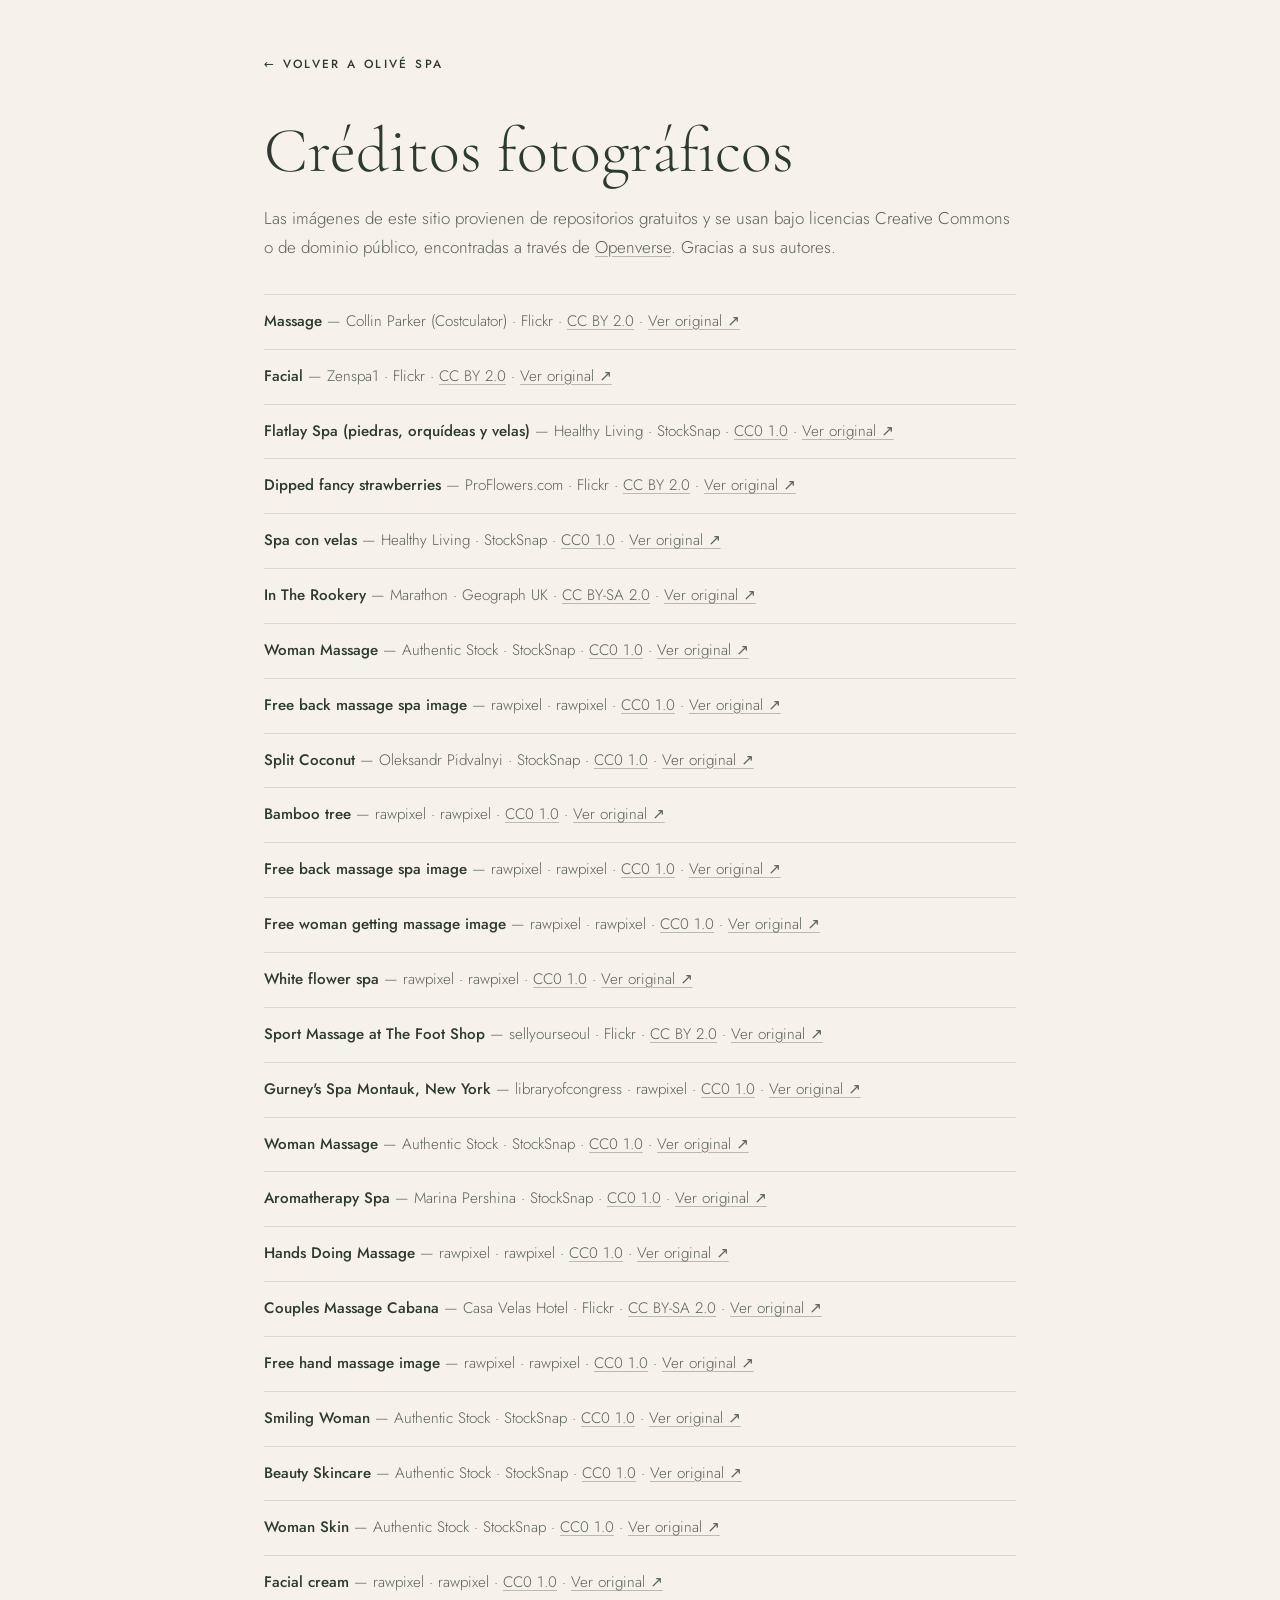
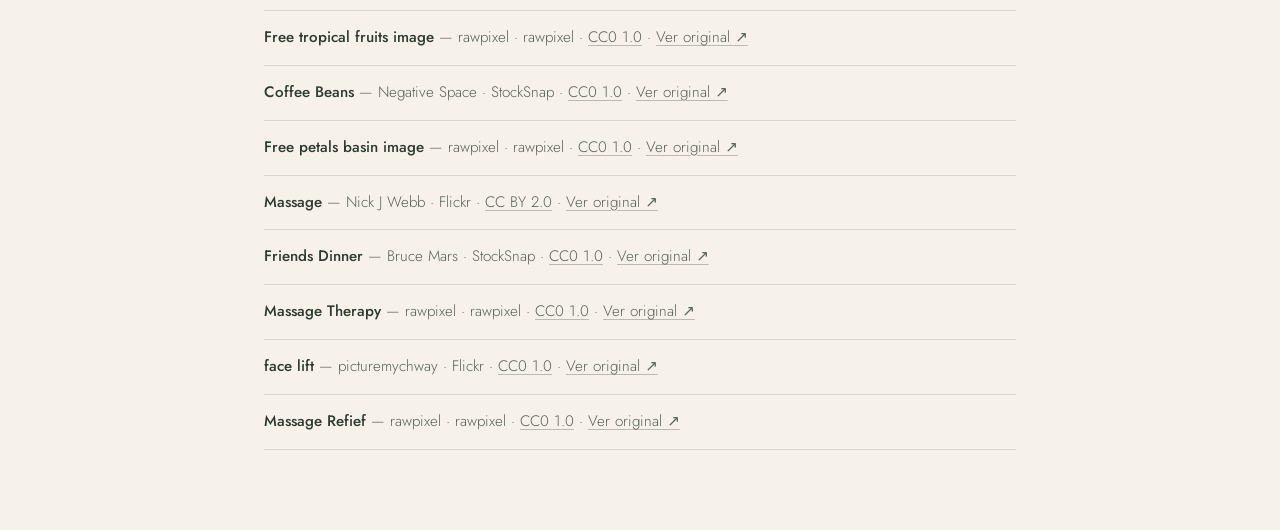
<file: creditos.html>
<!doctype html>
<html lang="es">
<head>
  <meta charset="utf-8" />
  <meta name="viewport" content="width=device-width, initial-scale=1" />
  <title>Créditos fotográficos · Olivé Spa</title>
  <meta name="robots" content="noindex, follow" />
  <link rel="icon" type="image/png" sizes="32x32" href="assets/brand/favicon-32.png" />
  <link rel="icon" type="image/png" sizes="16x16" href="assets/brand/favicon-16.png" />
  <link rel="preconnect" href="https://fonts.googleapis.com" />
  <link rel="preconnect" href="https://fonts.gstatic.com" crossorigin />
  <link rel="stylesheet" href="https://fonts.googleapis.com/css2?family=Cormorant+Garamond:ital,wght@0,300;0,400;0,500;1,300;1,400&family=Jost:wght@300;400;500&display=swap" />
  <link rel="stylesheet" href="styles.css?v=2026110702" />
</head>
<body class="page-credits">
  <div class="container">
    <header class="masthead">
      <a href="index.html">← Volver a Olivé Spa</a>
    </header>
    <h1>Créditos fotográficos</h1>
    <p>Las imágenes de este sitio provienen de repositorios gratuitos y se usan bajo licencias Creative Commons o de dominio público, encontradas a través de <a href="https://openverse.org" target="_blank" rel="noopener">Openverse</a>. Gracias a sus autores.</p>
    <ul class="credits-list" data-credits>
      <li><strong>Massage</strong> — Collin Parker (Costculator) · Flickr · <a href="https://creativecommons.org/licenses/by/2.0/" target="_blank" rel="noopener">CC BY 2.0</a> · <a href="https://www.flickr.com/photos/158282012@N07/43781411011" target="_blank" rel="noopener">Ver original ↗</a></li>
      <li><strong>Facial</strong> — Zenspa1 · Flickr · <a href="https://creativecommons.org/licenses/by/2.0/" target="_blank" rel="noopener">CC BY 2.0</a> · <a href="https://www.flickr.com/photos/93609956@N05/9865582355" target="_blank" rel="noopener">Ver original ↗</a></li>
      <li><strong>Flatlay Spa (piedras, orquídeas y velas)</strong> — Healthy Living · StockSnap · <a href="https://creativecommons.org/publicdomain/zero/1.0/" target="_blank" rel="noopener">CC0 1.0</a> · <a href="https://www.rawpixel.com/image/5960654/free-public-domain-cc0-photo" target="_blank" rel="noopener">Ver original ↗</a></li>
      <li><strong>Dipped fancy strawberries</strong> — ProFlowers.com · Flickr · <a href="https://creativecommons.org/licenses/by/2.0/" target="_blank" rel="noopener">CC BY 2.0</a> · <a href="https://www.flickr.com/photos/127365614@N08/16741817556" target="_blank" rel="noopener">Ver original ↗</a></li>
      <li><strong>Spa con velas</strong> — Healthy Living · StockSnap · <a href="https://creativecommons.org/publicdomain/zero/1.0/" target="_blank" rel="noopener">CC0 1.0</a> · <a href="https://stocksnap.io/photo/flatlay-spa-2HEUUNACGX" target="_blank" rel="noopener">Ver original ↗</a></li>
      <li><strong>In The Rookery</strong> — Marathon · Geograph UK · <a href="https://creativecommons.org/licenses/by-sa/2.0/" target="_blank" rel="noopener">CC BY-SA 2.0</a> · <a href="https://www.geograph.org.uk/photo/2581117" target="_blank" rel="noopener">Ver original ↗</a></li>
      <li><strong>Woman Massage</strong> — Authentic Stock · StockSnap · <a href="https://creativecommons.org/publicdomain/zero/1.0/" target="_blank" rel="noopener">CC0 1.0</a> · <a href="https://stocksnap.io/photo/woman-massage-XVEZDYZASS" target="_blank" rel="noopener">Ver original ↗</a></li>
      <li><strong>Free back massage spa image</strong> — rawpixel · rawpixel · <a href="https://creativecommons.org/publicdomain/zero/1.0/" target="_blank" rel="noopener">CC0 1.0</a> · <a href="https://www.rawpixel.com/image/5913670/image-public-domain-people-free" target="_blank" rel="noopener">Ver original ↗</a></li>
      <li><strong>Split Coconut</strong> — Oleksandr Pidvalnyi · StockSnap · <a href="https://creativecommons.org/publicdomain/zero/1.0/" target="_blank" rel="noopener">CC0 1.0</a> · <a href="https://stocksnap.io/photo/split-coconut-AZEZSAGD4G" target="_blank" rel="noopener">Ver original ↗</a></li>
      <li><strong>Bamboo tree</strong> — rawpixel · rawpixel · <a href="https://creativecommons.org/publicdomain/zero/1.0/" target="_blank" rel="noopener">CC0 1.0</a> · <a href="https://www.rawpixel.com/image/6040941/bamboo-tree-free-public-domain-cc0-photo" target="_blank" rel="noopener">Ver original ↗</a></li>
      <li><strong>Free back massage spa image</strong> — rawpixel · rawpixel · <a href="https://creativecommons.org/publicdomain/zero/1.0/" target="_blank" rel="noopener">CC0 1.0</a> · <a href="https://www.rawpixel.com/image/5922511/photo-image-public-domain-people-free" target="_blank" rel="noopener">Ver original ↗</a></li>
      <li><strong>Free woman getting massage image</strong> — rawpixel · rawpixel · <a href="https://creativecommons.org/publicdomain/zero/1.0/" target="_blank" rel="noopener">CC0 1.0</a> · <a href="https://www.rawpixel.com/image/5920158/photo-image-background-public-domain-woman" target="_blank" rel="noopener">Ver original ↗</a></li>
      <li><strong>White flower spa</strong> — rawpixel · rawpixel · <a href="https://creativecommons.org/publicdomain/zero/1.0/" target="_blank" rel="noopener">CC0 1.0</a> · <a href="https://www.rawpixel.com/image/6033264/photo-image-flower-public-domain-plant" target="_blank" rel="noopener">Ver original ↗</a></li>
      <li><strong>Sport Massage at The Foot Shop</strong> — sellyourseoul · Flickr · <a href="https://creativecommons.org/licenses/by/2.0/" target="_blank" rel="noopener">CC BY 2.0</a> · <a href="https://www.flickr.com/photos/43846028@N05/4270770714" target="_blank" rel="noopener">Ver original ↗</a></li>
      <li><strong>Gurney's Spa Montauk, New York</strong> — libraryofcongress · rawpixel · <a href="https://creativecommons.org/publicdomain/zero/1.0/" target="_blank" rel="noopener">CC0 1.0</a> · <a href="https://www.rawpixel.com/image/6301237/gurneys-spa-montauk-new-york" target="_blank" rel="noopener">Ver original ↗</a></li>
      <li><strong>Woman Massage</strong> — Authentic Stock · StockSnap · <a href="https://creativecommons.org/publicdomain/zero/1.0/" target="_blank" rel="noopener">CC0 1.0</a> · <a href="https://stocksnap.io/photo/woman-massage-U2PRCV7BEQ" target="_blank" rel="noopener">Ver original ↗</a></li>
      <li><strong>Aromatherapy Spa</strong> — Marina Pershina · StockSnap · <a href="https://creativecommons.org/publicdomain/zero/1.0/" target="_blank" rel="noopener">CC0 1.0</a> · <a href="https://stocksnap.io/photo/aromatherapy-spa-SJX0UPY4VO" target="_blank" rel="noopener">Ver original ↗</a></li>
      <li><strong>Hands Doing Massage</strong> — rawpixel · rawpixel · <a href="https://creativecommons.org/publicdomain/zero/1.0/" target="_blank" rel="noopener">CC0 1.0</a> · <a href="https://www.rawpixel.com/image/5969857/hands-doing-massage" target="_blank" rel="noopener">Ver original ↗</a></li>
      <li><strong>Couples Massage Cabana</strong> — Casa Velas Hotel · Flickr · <a href="https://creativecommons.org/licenses/by-sa/2.0/" target="_blank" rel="noopener">CC BY-SA 2.0</a> · <a href="https://www.flickr.com/photos/38026792@N03/4173695986" target="_blank" rel="noopener">Ver original ↗</a></li>
      <li><strong>Free hand massage image</strong> — rawpixel · rawpixel · <a href="https://creativecommons.org/publicdomain/zero/1.0/" target="_blank" rel="noopener">CC0 1.0</a> · <a href="https://www.rawpixel.com/image/5920386/free-hand-massage-image-public-domain-cc0-photo" target="_blank" rel="noopener">Ver original ↗</a></li>
      <li><strong>Smiling Woman</strong> — Authentic Stock · StockSnap · <a href="https://creativecommons.org/publicdomain/zero/1.0/" target="_blank" rel="noopener">CC0 1.0</a> · <a href="https://stocksnap.io/photo/smiling-woman-3WMJWQPS9L" target="_blank" rel="noopener">Ver original ↗</a></li>
      <li><strong>Beauty Skincare</strong> — Authentic Stock · StockSnap · <a href="https://creativecommons.org/publicdomain/zero/1.0/" target="_blank" rel="noopener">CC0 1.0</a> · <a href="https://stocksnap.io/photo/beauty-skincare-LRSAT4NCLS" target="_blank" rel="noopener">Ver original ↗</a></li>
      <li><strong>Woman Skin</strong> — Authentic Stock · StockSnap · <a href="https://creativecommons.org/publicdomain/zero/1.0/" target="_blank" rel="noopener">CC0 1.0</a> · <a href="https://stocksnap.io/photo/woman-skin-HT0IEUFSBY" target="_blank" rel="noopener">Ver original ↗</a></li>
      <li><strong>Facial cream</strong> — rawpixel · rawpixel · <a href="https://creativecommons.org/publicdomain/zero/1.0/" target="_blank" rel="noopener">CC0 1.0</a> · <a href="https://www.rawpixel.com/image/6038727/facial-cream-free-public-domain-cc0-photo" target="_blank" rel="noopener">Ver original ↗</a></li>
      <li><strong>Free tropical fruits image</strong> — rawpixel · rawpixel · <a href="https://creativecommons.org/publicdomain/zero/1.0/" target="_blank" rel="noopener">CC0 1.0</a> · <a href="https://www.rawpixel.com/image/5918617/image-public-domain-tropical-fruit" target="_blank" rel="noopener">Ver original ↗</a></li>
      <li><strong>Coffee Beans</strong> — Negative Space · StockSnap · <a href="https://creativecommons.org/publicdomain/zero/1.0/" target="_blank" rel="noopener">CC0 1.0</a> · <a href="https://stocksnap.io/photo/coffee-beans-LQ33FE82WJ" target="_blank" rel="noopener">Ver original ↗</a></li>
      <li><strong>Free petals basin image</strong> — rawpixel · rawpixel · <a href="https://creativecommons.org/publicdomain/zero/1.0/" target="_blank" rel="noopener">CC0 1.0</a> · <a href="https://www.rawpixel.com/image/5922927/photo-image-flower-public-domain-floral" target="_blank" rel="noopener">Ver original ↗</a></li>
      <li><strong>Massage</strong> — Nick J Webb · Flickr · <a href="https://creativecommons.org/licenses/by/2.0/" target="_blank" rel="noopener">CC BY 2.0</a> · <a href="https://www.flickr.com/photos/11540081@N05/3968719105" target="_blank" rel="noopener">Ver original ↗</a></li>
      <li><strong>Friends Dinner</strong> — Bruce Mars · StockSnap · <a href="https://creativecommons.org/publicdomain/zero/1.0/" target="_blank" rel="noopener">CC0 1.0</a> · <a href="https://stocksnap.io/photo/friends-dinner-RRSDBIHUMS" target="_blank" rel="noopener">Ver original ↗</a></li>
      <li><strong>Massage Therapy</strong> — rawpixel · rawpixel · <a href="https://creativecommons.org/publicdomain/zero/1.0/" target="_blank" rel="noopener">CC0 1.0</a> · <a href="https://www.rawpixel.com/image/5969862/massage-therapy" target="_blank" rel="noopener">Ver original ↗</a></li>
      <li><strong>face lift</strong> — picturemychway · Flickr · <a href="https://creativecommons.org/publicdomain/zero/1.0/" target="_blank" rel="noopener">CC0 1.0</a> · <a href="https://www.flickr.com/photos/188393326@N02/49912162872" target="_blank" rel="noopener">Ver original ↗</a></li>
      <li><strong>Massage Refief</strong> — rawpixel · rawpixel · <a href="https://creativecommons.org/publicdomain/zero/1.0/" target="_blank" rel="noopener">CC0 1.0</a> · <a href="https://www.rawpixel.com/image/5969841/massage-refief" target="_blank" rel="noopener">Ver original ↗</a></li>
    </ul>
  </div>
</body>
</html>
</file>
<file: styles.css>
/* =============================================================
   Olivé Spa — estilos del sitio
   Paleta de la marca: crema #f7f2e9, bosque #2d3a30, oliva #5b6241, salvia #485d4d.
   Títulos en Cormorant Garamond (fina, con cursivas) y textos en Jost.

   1. Variables y base
   2. Textos y utilidades
   3. Botones y enlaces
   4. Cabecera y menú
   5. Portada del inicio
   6. Inicio: esencia, experiencias, cinta y bloques
   7. Videos, pasos y preguntas
   8. Cierre y pie de página
   9. Páginas interiores
   10. Fotos, galerías y visor
   11. Flotantes: WhatsApp, barra del celular, cursor y progreso
   12. Movimiento
   13. Créditos
   ============================================================= */

/* =============================================================
   1. Variables y base
   ============================================================= */
:root {
  --crema: #f7f2e9;
  --crema-2: #efe7d9;
  --crema-3: #e4d9c5;
  --bosque: #2d3a30;
  --bosque-2: #222c25;
  --oliva: #5b6241;
  --salvia: #485d4d;
  --texto: #2d3a30;
  --texto-2: rgba(45, 58, 48, 0.78);
  --texto-3: rgba(45, 58, 48, 0.58);
  --linea: rgba(45, 58, 48, 0.14);
  --linea-2: rgba(45, 58, 48, 0.3);
  --claro: #f7f2e9;
  --claro-2: rgba(247, 242, 233, 0.82);
  --claro-3: rgba(247, 242, 233, 0.62);
  --claro-linea: rgba(247, 242, 233, 0.24);
  --serif: "Cormorant Garamond", "Cormorant", Garamond, Georgia, "Times New Roman", serif;
  --sans: "Jost", "Futura", "Century Gothic", "Segoe UI", system-ui, -apple-system, sans-serif;
  --ease: cubic-bezier(0.22, 1, 0.36, 1);
  --ease-suave: cubic-bezier(0.65, 0, 0.35, 1);
  --gutter: clamp(20px, 5vw, 64px);
  --ancho: 1320px;
  --cabecera-h: 116px;
  --cabecera-h-solida: 76px;
  --logo-h: 98px;
  --logo-h-solida: 60px;
  --aviso-h: 0px;
  --seccion: clamp(88px, 11vw, 160px);
}

*,
*::before,
*::after { box-sizing: border-box; }

html {
  -webkit-text-size-adjust: 100%;
  text-size-adjust: 100%;
  scroll-padding-top: calc(var(--cabecera-h) + var(--aviso-h) + 16px);
}
html.lenis,
html.lenis body { height: auto; }
.lenis.lenis-smooth { scroll-behavior: auto !important; }
.lenis.lenis-stopped { overflow: hidden; }

body {
  margin: 0;
  background: var(--crema);
  color: var(--texto);
  font-family: var(--sans);
  font-weight: 300;
  font-size: 1.0625rem;
  line-height: 1.7;
  -webkit-font-smoothing: antialiased;
  -moz-osx-font-smoothing: grayscale;
  text-rendering: optimizeLegibility;
  font-variant-numeric: lining-nums;
  overflow-x: clip;
}
img,
svg { display: block; max-width: 100%; }
img { height: auto; }
a { color: inherit; text-decoration: none; }
button,
select { font: inherit; color: inherit; }
button { background: none; border: 0; padding: 0; cursor: pointer; }
h1, h2, h3, h4, p, ul, ol, figure, blockquote { margin: 0; }
ul, ol { padding: 0; list-style: none; }
strong { font-weight: 500; }
::selection { background: var(--oliva); color: var(--crema); }
:focus-visible { outline: 2px solid var(--oliva); outline-offset: 3px; }
.seccion-oscura :focus-visible,
.seccion-salvia :focus-visible,
.portada :focus-visible,
.cierre :focus-visible,
.menu-movil :focus-visible { outline-color: var(--crema); }

.saltar {
  position: fixed;
  left: 16px;
  top: -80px;
  z-index: 400;
  padding: 10px 18px;
  background: var(--bosque);
  color: var(--crema);
  transition: top 0.25s var(--ease);
}
.saltar:focus { top: 16px; }

.contenedor {
  width: 100%;
  max-width: calc(var(--ancho) + 2 * var(--gutter));
  margin-inline: auto;
  padding-inline: var(--gutter);
}
.contenedor-estrecho { max-width: calc(980px + 2 * var(--gutter)); }

.seccion { position: relative; padding-block: var(--seccion); }
.seccion-crema { background: var(--crema-2); }
.seccion-oscura { background: var(--bosque); color: var(--claro); }
.seccion-salvia { background: var(--salvia); color: var(--claro); }

/* =============================================================
   2. Textos y utilidades
   ============================================================= */
.etiqueta {
  display: flex;
  align-items: center;
  gap: 0.9rem;
  margin-bottom: 1.4rem;
  font-family: var(--sans);
  font-weight: 500;
  font-size: 0.72rem;
  line-height: 1.5;
  letter-spacing: 0.26em;
  text-transform: uppercase;
  color: var(--oliva);
}
.etiqueta::before {
  content: "";
  flex: none;
  width: 30px;
  height: 1px;
  background: currentColor;
  opacity: 0.7;
}
.etiqueta-clara { color: var(--claro-2); }
.cabeza-centrada .etiqueta,
.esencia .etiqueta,
.cierre .etiqueta,
.portada .etiqueta { justify-content: center; }
.cabeza-centrada .etiqueta::after,
.esencia .etiqueta::after,
.cierre .etiqueta::after,
.portada .etiqueta::after {
  content: "";
  flex: none;
  width: 30px;
  height: 1px;
  background: currentColor;
  opacity: 0.7;
}

.titulo-seccion {
  font-family: var(--serif);
  font-weight: 300;
  font-size: clamp(2.3rem, 1.45rem + 3.3vw, 4.4rem);
  line-height: 1.04;
  letter-spacing: -0.012em;
  text-wrap: balance;
}
em { font-style: italic; }
.titulo-seccion em,
.pagina-titulo em,
.portada-titulo em,
.cierre-titulo em { font-weight: 300; }

.texto { max-width: 36em; color: var(--texto-2); }
.seccion-oscura .texto,
.seccion-salvia .texto { color: var(--claro-2); }
* + .texto { margin-top: 1.5rem; }

.regalo { margin-top: 1.3rem; font-size: 0.98rem; color: var(--texto-2); }
.regalo strong { color: var(--texto); }
.seccion-oscura .regalo { color: var(--claro-2); }
.seccion-oscura .regalo strong { color: var(--claro); }

/* =============================================================
   3. Botones y enlaces
   ============================================================= */
.boton {
  position: relative;
  isolation: isolate;
  overflow: hidden;
  display: inline-flex;
  align-items: center;
  justify-content: center;
  gap: 0.75em;
  min-height: 54px;
  padding: 0 2em;
  border: 1px solid transparent;
  font-family: var(--sans);
  font-weight: 500;
  font-size: 0.74rem;
  line-height: 1.2;
  letter-spacing: 0.2em;
  text-transform: uppercase;
  text-align: center;
  translate: var(--mx, 0) var(--my, 0);
  transition: color 0.5s var(--ease), border-color 0.5s var(--ease), background-color 0.5s var(--ease), translate 0.5s var(--ease);
}
.boton svg { flex: none; }
.boton::before {
  content: "";
  position: absolute;
  inset: 0;
  z-index: -1;
  transform: scaleY(0);
  transform-origin: 50% 100%;
  transition: transform 0.6s var(--ease);
}
.boton:hover::before { transform: scaleY(1); }
.boton-claro { background: var(--crema); color: var(--bosque); }
.boton-claro::before { background: var(--oliva); }
.boton-claro:hover { color: var(--crema); }
.boton-oscuro { background: var(--bosque); color: var(--crema); }
.boton-oscuro::before { background: var(--oliva); }
.boton-linea { border-color: var(--linea-2); color: var(--texto); }
.boton-linea::before { background: var(--bosque); }
.boton-linea:hover { color: var(--crema); border-color: var(--bosque); }
.boton-linea-clara { border-color: var(--claro-linea); color: var(--claro); }
.boton-linea-clara::before { background: var(--crema); }
.boton-linea-clara:hover { color: var(--bosque); border-color: var(--crema); }

.enlace {
  position: relative;
  display: inline-flex;
  align-items: center;
  gap: 0.8em;
  padding-bottom: 0.6em;
  font-family: var(--sans);
  font-weight: 500;
  font-size: 0.74rem;
  line-height: 1.4;
  letter-spacing: 0.2em;
  text-transform: uppercase;
  color: var(--texto);
}
.enlace::after {
  content: "";
  position: absolute;
  left: 0;
  right: 0;
  bottom: 0;
  height: 1px;
  background: var(--oliva);
}
.enlace:hover::after { animation: subrayar 0.9s var(--ease); }
@keyframes subrayar {
  0% { transform: scaleX(1); transform-origin: 100% 50%; }
  45% { transform: scaleX(0); transform-origin: 100% 50%; }
  46% { transform: scaleX(0); transform-origin: 0 50%; }
  100% { transform: scaleX(1); transform-origin: 0 50%; }
}
.enlace-claro { color: var(--claro); }
.enlace-claro::after { background: var(--claro-2); }
.enlace-linea {
  text-decoration: underline;
  text-decoration-color: var(--linea-2);
  text-underline-offset: 4px;
}
.enlace-linea:hover { text-decoration-color: currentColor; }

.acciones { display: flex; flex-wrap: wrap; align-items: center; gap: 18px 32px; margin-top: 2.4rem; }

.flecha { flex: none; transition: translate 0.5s var(--ease); }
.flecha-boton {
  display: grid;
  place-items: center;
  width: 54px;
  height: 54px;
  border: 1px solid var(--linea-2);
  border-radius: 50%;
  transition: background-color 0.4s var(--ease), color 0.4s var(--ease), border-color 0.4s var(--ease), opacity 0.3s;
}
.flecha-boton:hover { background: var(--bosque); border-color: var(--bosque); color: var(--crema); }
.flecha-boton:disabled { opacity: 0.32; pointer-events: none; }
.flecha-atras .flecha { rotate: 180deg; }

/* =============================================================
   4. Cabecera y menú
   ============================================================= */
.cabecera {
  position: fixed;
  inset: 0 0 auto;
  z-index: 100;
  color: var(--texto);
  transition: transform 0.7s var(--ease), color 0.5s var(--ease);
}
.cabecera::before {
  content: "";
  position: absolute;
  inset: 0;
  z-index: -1;
  background: rgba(247, 242, 233, 0.94);
  -webkit-backdrop-filter: blur(14px);
  backdrop-filter: blur(14px);
  border-bottom: 1px solid var(--linea);
  transition: opacity 0.5s var(--ease);
}
.con-portada-oscura .cabecera:not(.solida) { color: var(--claro); }
.con-portada-oscura .cabecera:not(.solida)::before { opacity: 0; }
.cabecera.oculta { transform: translateY(-100%); }
.aviso {
  padding: 9px var(--gutter);
  background: var(--bosque);
  color: var(--claro);
  text-align: center;
  font-size: 0.78rem;
  font-weight: 400;
  line-height: 1.4;
  letter-spacing: 0.04em;
}
.cabecera-barra {
  display: flex;
  align-items: center;
  gap: clamp(16px, 2vw, 36px);
  max-width: 1600px;
  height: var(--cabecera-h);
  margin-inline: auto;
  padding-inline: var(--gutter);
}
.marca { display: flex; flex-direction: column; justify-content: center; margin-right: auto; line-height: 1; }
.marca-nombre {
  font-family: var(--serif);
  font-weight: 400;
  font-size: 1.5rem;
  letter-spacing: 0.18em;
  text-transform: uppercase;
  white-space: nowrap;
}
.marca-lema { margin-top: 0.45em; font-size: 0.6rem; font-weight: 400; letter-spacing: 0.3em; text-transform: uppercase; opacity: 0.72; }
/* Logo arriba: grande sobre la portada, un poco más pequeño al bajar */
.marca-logo {
  display: block;
  width: auto;
  height: var(--logo-h, 70px);
  transition: height 0.5s var(--ease), filter 0.5s var(--ease);
}
.cabecera-barra { transition: height 0.5s var(--ease); }
.cabecera.solida .cabecera-barra { height: var(--cabecera-h-solida, 72px); }
.cabecera.solida .marca-logo { height: var(--logo-h-solida, 54px); }
/* Sobre la foto de la portada el dorado se aclara y lleva sombra, para que se lea */
.con-portada-oscura .cabecera:not(.solida) .marca-logo { filter: brightness(1.45) saturate(1.1) drop-shadow(0 2px 14px rgba(10, 14, 11, 0.7)); }
.menu-movil .marca-logo { height: var(--logo-h-solida, 54px); filter: brightness(1.3); }
.cabecera-menu { display: none; }
.cabecera-menu a {
  position: relative;
  padding-block: 0.7em;
  font-weight: 500;
  font-size: 0.7rem;
  letter-spacing: 0.2em;
  text-transform: uppercase;
  white-space: nowrap;
}
.cabecera-menu a::after {
  content: "";
  position: absolute;
  left: 0;
  right: 0;
  bottom: 0.25em;
  height: 1px;
  background: currentColor;
  transform: scaleX(0);
  transition: transform 0.5s var(--ease);
}
.cabecera-menu a:hover::after,
.cabecera-menu a[aria-current]::after { transform: scaleX(1); }
.boton-cabecera {
  min-height: 44px;
  padding: 0 1.5em;
  border-color: currentColor;
  color: inherit;
}
.boton-cabecera::before { background: var(--bosque); }
.boton-cabecera:hover { color: var(--crema); border-color: var(--bosque); }
.con-portada-oscura .cabecera:not(.solida) .boton-cabecera::before { background: var(--crema); }
.con-portada-oscura .cabecera:not(.solida) .boton-cabecera:hover { color: var(--bosque); border-color: var(--crema); }
.cabecera-abrir {
  display: inline-flex;
  align-items: center;
  gap: 12px;
  min-height: 44px;
  font-weight: 500;
  font-size: 0.7rem;
  letter-spacing: 0.2em;
  text-transform: uppercase;
}
.cabecera-abrir-lineas { position: relative; width: 26px; height: 9px; }
.cabecera-abrir-lineas span {
  position: absolute;
  left: 0;
  right: 0;
  height: 1px;
  background: currentColor;
  transition: transform 0.5s var(--ease);
}
.cabecera-abrir-lineas span:first-child { top: 0; }
.cabecera-abrir-lineas span:last-child { bottom: 0; transform-origin: 100% 50%; transform: scaleX(0.62); }
.cabecera-abrir:hover .cabecera-abrir-lineas span:last-child { transform: scaleX(1); }

@media (max-width: 899px) {
  :root { --cabecera-h: 92px; --cabecera-h-solida: 68px; --logo-h: 78px; --logo-h-solida: 54px; }
}
@media (max-width: 599px) {
  .boton-cabecera { display: none; }
  .marca-nombre { font-size: 1.32rem; }
  .cabecera-abrir-texto { display: none; }
  .cabecera-abrir { width: 44px; justify-content: center; }
}
@media (min-width: 1180px) {
  .cabecera-menu { display: flex; gap: clamp(18px, 2vw, 34px); margin-inline: auto; }
  .marca { margin-right: 0; }
  .cabecera-abrir { display: none; }
}

/* Menú a pantalla completa (celular y tableta) */
.menu-movil {
  position: fixed;
  inset: 0;
  z-index: 150;
  display: flex;
  flex-direction: column;
  padding: 0 var(--gutter) max(28px, env(safe-area-inset-bottom));
  overflow-y: auto;
  overscroll-behavior: contain;
  background: var(--bosque);
  color: var(--claro);
  clip-path: inset(0 0 100% 0);
  visibility: hidden;
  transition: clip-path 0.85s var(--ease-suave), visibility 0s linear 0.85s;
}
.menu-movil.abierto {
  clip-path: inset(0 0 0 0);
  visibility: visible;
  transition: clip-path 0.85s var(--ease-suave), visibility 0s;
}
.menu-movil-cabeza {
  display: flex;
  align-items: center;
  justify-content: space-between;
  flex: none;
  height: var(--cabecera-h);
}
.menu-cerrar {
  min-height: 44px;
  font-weight: 500;
  font-size: 0.7rem;
  letter-spacing: 0.2em;
  text-transform: uppercase;
}
.menu-movil-enlaces { display: flex; flex-direction: column; margin-block: auto; padding-block: 28px; }
.menu-movil-enlaces:focus { outline: none; }
.menu-movil-enlaces a {
  display: flex;
  align-items: baseline;
  gap: 18px;
  padding-block: 0.12em;
  font-family: var(--serif);
  font-weight: 300;
  font-size: clamp(2.2rem, 1.5rem + 3.6vw, 3.8rem);
  line-height: 1.12;
  transition: color 0.4s, padding 0.5s var(--ease);
}
.menu-movil-enlaces a:hover { padding-left: 10px; }
.menu-movil-enlaces a[aria-current] span:last-child { font-style: italic; }
.menu-num { flex: none; width: 2.2em; font-family: var(--sans); font-weight: 400; font-size: 0.7rem; letter-spacing: 0.2em; opacity: 0.55; }
.menu-movil-pie {
  display: grid;
  justify-items: start;
  gap: 18px;
  flex: none;
  padding-top: 26px;
  border-top: 1px solid var(--claro-linea);
}
.menu-movil-pie .boton { background: var(--crema); color: var(--bosque); }
.menu-movil-pie .boton:hover { color: var(--crema); }
.menu-movil-dato { font-size: 0.95rem; color: var(--claro-2); }
.menu-movil .red { border-color: var(--claro-linea); }
.menu-movil .red:hover { background: var(--crema); color: var(--bosque); border-color: var(--crema); }

/* =============================================================
   5. Portada del inicio
   ============================================================= */
.portada {
  position: relative;
  isolation: isolate;
  display: flex;
  flex-direction: column;
  justify-content: center;
  min-height: 100vh;
  min-height: 100svh;
  overflow: hidden;
  background: var(--bosque-2);
  color: var(--claro);
}
.portada-fotos { position: absolute; inset: 0; z-index: -2; }
.portada-foto {
  position: absolute;
  inset: 0;
  width: 100%;
  height: 100%;
  object-fit: cover;
  opacity: 0;
  transition: opacity 1.8s var(--ease-suave);
}
/* La foto nueva aparece encima; la anterior queda visible debajo hasta que la nueva la cubre */
.portada-foto.activa { z-index: 1; opacity: 1; }
.portada-foto.saliendo { z-index: 0; opacity: 1; transition: none; }
.portada-velo {
  position: absolute;
  inset: 0;
  z-index: -1;
  background:
    linear-gradient(180deg, rgba(22, 28, 23, 0.62) 0%, rgba(22, 28, 23, 0.2) 30%, rgba(22, 28, 23, 0.3) 62%, rgba(22, 28, 23, 0.86) 100%),
    radial-gradient(ellipse at 50% 55%, rgba(22, 28, 23, 0.32), transparent 70%);
}
.portada-contenido {
  display: flex;
  flex-direction: column;
  align-items: center;
  padding-top: calc(var(--cabecera-h) + var(--aviso-h) + 56px);
  padding-bottom: 130px;
  text-align: center;
}
.portada-etiqueta { color: var(--claro-2); }
.portada-titulo {
  font-family: var(--serif);
  font-weight: 300;
  font-size: clamp(3.1rem, 1.3rem + 6.6vw, 7.6rem);
  line-height: 0.98;
  letter-spacing: -0.018em;
}
.portada-titulo .linea { display: block; overflow: hidden; padding: 0 0.04em 0.1em; }
.portada-titulo .linea > * { display: inline-block; }
.portada-texto {
  max-width: 33em;
  margin-top: 1.8rem;
  color: var(--claro-2);
  font-size: clamp(1rem, 0.94rem + 0.32vw, 1.2rem);
}
.portada-acciones {
  display: flex;
  flex-wrap: wrap;
  align-items: center;
  justify-content: center;
  gap: 20px 36px;
  margin-top: 2.6rem;
}
.portada-bajar {
  position: absolute;
  left: 50%;
  bottom: 28px;
  display: flex;
  flex-direction: column;
  align-items: center;
  gap: 12px;
  translate: -50% 0;
  font-weight: 500;
  font-size: 0.62rem;
  letter-spacing: 0.3em;
  text-transform: uppercase;
  color: var(--claro-2);
}
.portada-bajar i { position: relative; display: block; width: 1px; height: 46px; overflow: hidden; background: var(--claro-linea); }
.portada-bajar i::after {
  content: "";
  position: absolute;
  inset: 0;
  background: var(--crema);
  animation: gota 2.4s var(--ease-suave) infinite;
}
@keyframes gota {
  0% { transform: translateY(-100%); }
  60%, 100% { transform: translateY(100%); }
}
.portada-contador {
  position: absolute;
  right: var(--gutter);
  bottom: 34px;
  font-size: 0.7rem;
  letter-spacing: 0.24em;
  color: var(--claro-3);
}
.portada-contador span { color: var(--claro); }

/* Buscador: elige un servicio y abre WhatsApp con ese mensaje */
.buscador { display: none; }
@media (min-width: 900px) {
  .portada { justify-content: flex-end; }
  .portada-contenido { padding-bottom: 64px; }
  .buscador {
    position: relative;
    display: flex;
    align-items: stretch;
    width: min(880px, calc(100% - 2 * var(--gutter)));
    margin: 0 auto 120px;
    border: 1px solid var(--claro-linea);
    background: rgba(247, 242, 233, 0.08);
    -webkit-backdrop-filter: blur(16px);
    backdrop-filter: blur(16px);
  }
  .buscador-campo { flex: 1; display: flex; flex-direction: column; gap: 2px; min-width: 0; padding: 14px 26px; }
  .buscador-etiqueta { font-weight: 500; font-size: 0.62rem; letter-spacing: 0.28em; text-transform: uppercase; color: var(--claro-3); }
  .buscador select {
    width: 100%;
    padding: 2px 30px 2px 0;
    border: 0;
    -webkit-appearance: none;
    appearance: none;
    background: transparent url("data:image/svg+xml,%3Csvg xmlns='http://www.w3.org/2000/svg' viewBox='0 0 24 24'%3E%3Cpath d='m6 9 6 6 6-6' fill='none' stroke='%23f7f2e9' stroke-width='1.4'/%3E%3C/svg%3E") right center / 18px no-repeat;
    color: var(--claro);
    font-family: var(--serif);
    font-size: 1.4rem;
    text-overflow: ellipsis;
    cursor: pointer;
  }
  .buscador select:focus-visible { outline: none; }
  .buscador-campo:focus-within { background: rgba(247, 242, 233, 0.06); }
  .buscador option,
  .buscador optgroup { background: var(--crema); color: var(--bosque); font-family: var(--sans); font-size: 1rem; }
  .buscador .boton { min-height: auto; padding-inline: 2.6em; }
  .portada-bajar { left: var(--gutter); translate: none; align-items: flex-start; }
}
@media (max-width: 599px) {
  .portada .etiqueta::before,
  .portada .etiqueta::after { width: 18px; }
  .portada-contador { display: none; }
  .portada-contenido { padding-bottom: 120px; }
}

/* =============================================================
   6. Inicio: esencia, experiencias, cinta y bloques
   ============================================================= */
.esencia { text-align: center; }
.esencia .titulo-seccion { margin-bottom: 2rem; }
.esencia-texto {
  font-family: var(--serif);
  font-weight: 300;
  font-size: clamp(1.75rem, 1.1rem + 2.3vw, 3.05rem);
  line-height: 1.3;
  letter-spacing: -0.006em;
  text-wrap: balance;
}
.cifras {
  display: flex;
  flex-wrap: wrap;
  justify-content: center;
  gap: 28px clamp(36px, 7vw, 96px);
  margin-top: clamp(48px, 7vw, 84px);
}
.cifras li { display: flex; flex-direction: column; align-items: center; gap: 8px; }
.cifras strong {
  font-family: var(--serif);
  font-weight: 300;
  font-size: clamp(3.1rem, 2rem + 3.2vw, 4.8rem);
  line-height: 0.9;
  color: var(--oliva);
  font-variant-numeric: lining-nums;
}
.cifras .mas strong::after { content: "+"; }
.cifras span { font-weight: 500; font-size: 0.7rem; letter-spacing: 0.22em; text-transform: uppercase; color: var(--texto-3); }
.esencia .enlace { margin-top: clamp(44px, 6vw, 68px); }

.cabeza { margin-bottom: clamp(44px, 6vw, 76px); }
.cabeza-centrada { max-width: 860px; margin-inline: auto; text-align: center; }
.cabeza-centrada .texto { margin-inline: auto; }
.cabeza-con-enlace {
  display: flex;
  flex-wrap: wrap;
  align-items: flex-end;
  justify-content: space-between;
  gap: 24px 48px;
}
.cabeza-con-enlace .titulo-seccion { max-width: 13em; }
.cabeza-con-enlace .enlace { margin-bottom: 0.6rem; }

/* Tarjetas grandes de cada sección */
.pilares {
  display: flex;
  gap: 14px;
  margin-inline: calc(-1 * var(--gutter));
  padding-inline: var(--gutter);
  overflow-x: auto;
  scroll-snap-type: x mandatory;
  scroll-padding-inline: var(--gutter);
  scrollbar-width: none;
  overscroll-behavior-x: contain;
}
.pilares::-webkit-scrollbar { display: none; }
.pilar {
  position: relative;
  isolation: isolate;
  flex: 0 0 min(78vw, 360px);
  display: block;
  aspect-ratio: 3 / 4.3;
  overflow: hidden;
  background: var(--bosque);
  color: var(--claro);
  scroll-snap-align: start;
}
.pilar-foto { position: absolute; inset: 0; z-index: -2; }
.pilar-foto img { width: 100%; height: 100%; object-fit: cover; transition: scale 1.4s var(--ease); }
.pilar::after {
  content: "";
  position: absolute;
  inset: 0;
  z-index: -1;
  background: linear-gradient(180deg, rgba(22, 28, 23, 0.05) 25%, rgba(22, 28, 23, 0.82) 100%);
  transition: opacity 0.6s var(--ease);
}
.pilar:hover .pilar-foto img { scale: 1.07; }
.pilar-texto {
  position: absolute;
  inset: auto 0 0;
  display: grid;
  gap: 8px;
  padding: clamp(22px, 2vw, 32px);
}
.pilar-num { font-weight: 400; font-size: 0.68rem; letter-spacing: 0.22em; color: var(--claro-3); }
.pilar-nombre { font-family: var(--serif); font-weight: 300; font-size: clamp(1.9rem, 1.3rem + 1.2vw, 2.6rem); line-height: 1.04; }
.pilar-resumen { max-width: 22em; font-size: 0.93rem; line-height: 1.55; color: var(--claro-2); }
.pilar-ir {
  display: inline-flex;
  align-items: center;
  gap: 10px;
  margin-top: 8px;
  font-weight: 500;
  font-size: 0.66rem;
  letter-spacing: 0.22em;
  text-transform: uppercase;
}
.pilar:hover .flecha { translate: 6px 0; }
@media (min-width: 1180px) {
  .pilares {
    display: grid;
    grid-template-columns: repeat(var(--n, 4), minmax(0, 1fr));
    gap: clamp(14px, 1.5vw, 24px);
    margin: 0;
    padding: 0;
    overflow: visible;
  }
  .pilares { align-items: start; }
  .pilar { flex: none; }
  .pilar:nth-child(even) { margin-top: clamp(0px, 3.4vw, 56px); }
}

/* Cinta de palabras */
.cinta {
  overflow: hidden;
  padding-block: clamp(30px, 4vw, 52px);
  border-block: 1px solid var(--linea);
  background: var(--crema);
}
.cinta-pista { display: flex; align-items: center; width: max-content; animation: cinta linear infinite; will-change: transform; }
.cinta-pista span {
  padding-inline: clamp(22px, 3vw, 48px);
  font-family: var(--serif);
  font-weight: 300;
  font-style: italic;
  font-size: clamp(2.4rem, 1.5rem + 3.4vw, 4.8rem);
  line-height: 1.1;
  white-space: nowrap;
  color: var(--oliva);
}
.cinta-pista span:nth-of-type(even) {
  font-style: normal;
  font-weight: 400;
  color: transparent;
  -webkit-text-stroke: 1px var(--oliva);
}
.cinta-pista i { flex: none; width: 11px; height: 11px; border: 1px solid var(--oliva); rotate: 45deg; }
@keyframes cinta { to { transform: translate3d(-50%, 0, 0); } }

/* Bloque carrusel (masajes) */
.carrusel-pista {
  display: flex;
  gap: clamp(14px, 1.6vw, 26px);
  padding-inline: max(var(--gutter), calc((100% - var(--ancho)) / 2));
  scroll-padding-inline: max(var(--gutter), calc((100% - var(--ancho)) / 2));
  overflow-x: auto;
  scroll-snap-type: x proximity;
  scrollbar-width: none;
  overscroll-behavior-x: contain;
}
.carrusel-pista::-webkit-scrollbar { display: none; }
.carrusel-pista:focus-visible { outline-offset: -2px; }
@media (hover: hover) and (pointer: fine) {
  .carrusel-pista { cursor: grab; }
  .carrusel-pista.arrastrando { cursor: grabbing; scroll-snap-type: none; }
  .carrusel-pista.arrastrando .tarjeta { pointer-events: none; }
}
.carrusel-pista .tarjeta { flex: 0 0 clamp(240px, 25vw, 350px); scroll-snap-align: start; }
.carrusel-control { display: flex; align-items: center; gap: 32px; margin-top: 40px; }
.carrusel-barra { position: relative; flex: 1; height: 1px; overflow: hidden; background: var(--linea-2); }
.carrusel-barra span {
  position: absolute;
  inset: 0;
  background: var(--bosque);
  transform-origin: 0 50%;
  transform: scaleX(var(--avance, 0.25));
  transition: transform 0.35s var(--ease);
}
.carrusel-flechas { display: flex; gap: 10px; }
.bloque-carrusel .regalo { margin: -24px 0 44px; }

.tarjeta { display: block; }
.tarjeta-foto { aspect-ratio: 4 / 5; overflow: hidden; background: var(--crema-3); }
.tarjeta-foto img { width: 100%; height: 100%; object-fit: cover; transition: scale 1.3s var(--ease); }
.tarjeta:hover .tarjeta-foto img { scale: 1.06; }
.tarjeta-texto { padding-top: 18px; }
.tarjeta-texto h3 { font-family: var(--serif); font-weight: 400; font-size: clamp(1.35rem, 1.1rem + 0.55vw, 1.7rem); line-height: 1.15; }
.tarjeta-texto p { margin-top: 8px; font-weight: 400; font-size: 0.68rem; line-height: 1.5; letter-spacing: 0.2em; text-transform: uppercase; color: var(--texto-3); }
.tarjeta-sin-foto .tarjeta-foto { display: grid; place-items: center; background: var(--salvia); }
.tarjeta-inicial { font-family: var(--serif); font-style: italic; font-weight: 300; font-size: 7rem; line-height: 1; color: var(--claro-3); }

/* Bloque dividido (faciales y ubicación) */
.dividido { display: grid; gap: clamp(44px, 6vw, 112px); align-items: center; }
.dividido-foto { position: relative; aspect-ratio: 4 / 5; overflow: hidden; background: var(--crema-3); }
.dividido-foto img { width: 100%; height: 100%; object-fit: cover; }
.dividido-texto .enlace,
.dividido-texto .acciones { margin-top: 2.6rem; }
.dividido-sin-foto .dividido { max-width: 760px; margin-inline: auto; text-align: center; }
.dividido-sin-foto .etiqueta { justify-content: center; }
.dividido-sin-foto .texto { margin-inline: auto; }
.dividido-sin-foto .acciones { justify-content: center; }
@media (min-width: 900px) {
  .dividido { grid-template-columns: minmax(0, 1fr) minmax(0, 1fr); }
  .dividido-inverso .dividido-foto { order: 2; }
  .dividido-sin-foto .dividido { grid-template-columns: 1fr; }
}

.nombres { margin-top: 2.2rem; border-top: 1px solid var(--linea); }
.nombres li { border-bottom: 1px solid var(--linea); }
.nombres a,
.nombres-horarios li {
  display: flex;
  align-items: baseline;
  justify-content: space-between;
  gap: 18px;
  padding-block: 1.05rem;
  font-family: var(--serif);
  font-weight: 400;
  font-size: clamp(1.2rem, 1.05rem + 0.4vw, 1.4rem);
  line-height: 1.3;
}
.nombres a { transition: padding 0.5s var(--ease), color 0.4s; }
.nombres a:hover { padding-left: 12px; color: var(--oliva); }
.nombres small {
  flex: none;
  font-family: var(--sans);
  font-weight: 400;
  font-size: 0.66rem;
  letter-spacing: 0.18em;
  text-transform: uppercase;
  color: var(--texto-3);
}
.dividido-sin-foto .nombres-horarios li { justify-content: center; gap: 28px; }

/* Bloque lista oscura (cuidado capilar) */
.lista-grid { display: grid; gap: clamp(48px, 6vw, 96px); }
.lista-cabeza .enlace { margin-top: 2.4rem; }
.lista-servicios { border-top: 1px solid var(--claro-linea); }
.lista-servicios li { border-bottom: 1px solid var(--claro-linea); }
.lista-servicios a {
  display: grid;
  grid-template-columns: auto minmax(0, 1fr) auto;
  align-items: center;
  gap: 8px clamp(18px, 2.4vw, 32px);
  padding-block: clamp(22px, 2.6vw, 34px);
  transition: padding 0.6s var(--ease);
}
.lista-num { align-self: start; padding-top: 0.9em; font-weight: 400; font-size: 0.68rem; letter-spacing: 0.22em; color: var(--claro-3); }
.lista-nombre { display: block; font-family: var(--serif); font-weight: 300; font-size: clamp(1.7rem, 1.15rem + 1.7vw, 2.8rem); line-height: 1.08; }
.lista-desc { display: block; max-width: 34em; margin-top: 10px; font-size: 0.95rem; line-height: 1.6; color: var(--claro-3); }
.lista-servicios .flecha { opacity: 0.6; transition: translate 0.5s var(--ease), opacity 0.4s; }
.lista-servicios a:hover { padding-left: 14px; }
.lista-servicios a:hover .flecha { translate: 8px 0; opacity: 1; }
@media (min-width: 1000px) {
  .lista-grid { grid-template-columns: minmax(0, 5fr) minmax(0, 7fr); align-items: start; }
  .lista-cabeza { position: sticky; top: calc(var(--cabecera-h) + 48px); }
}
/* Foto que sigue al puntero sobre la lista (solo con mouse) */
.lista-flotante {
  position: fixed;
  left: 0;
  top: 0;
  z-index: 60;
  width: clamp(220px, 20vw, 300px);
  aspect-ratio: 4 / 5;
  overflow: hidden;
  pointer-events: none;
  opacity: 0;
  scale: 0.82;
  transition: opacity 0.45s var(--ease), scale 0.6s var(--ease);
}
.lista-flotante.visible { opacity: 1; scale: 1; }
.lista-flotante img { position: absolute; inset: 0; width: 100%; height: 100%; object-fit: cover; opacity: 0; transition: opacity 0.45s var(--ease); }
.lista-flotante img.activa { opacity: 1; }

/* Bloque galería (programas) */
.texto-cabeza { margin: -28px 0 52px; }
.fila-tarjetas {
  display: flex;
  gap: 14px;
  margin-inline: calc(-1 * var(--gutter));
  padding-inline: var(--gutter);
  overflow-x: auto;
  scroll-snap-type: x mandatory;
  scroll-padding-inline: var(--gutter);
  scrollbar-width: none;
}
.fila-tarjetas::-webkit-scrollbar { display: none; }
.fila-tarjetas .tarjeta { flex: 0 0 min(76vw, 340px); scroll-snap-align: start; }
.tarjeta-alta .tarjeta-foto { aspect-ratio: 3 / 4; }
@media (min-width: 900px) {
  .fila-tarjetas {
    display: grid;
    grid-template-columns: repeat(3, minmax(0, 1fr));
    gap: clamp(16px, 2vw, 32px);
    margin: 0;
    padding: 0;
    overflow: visible;
  }
  .fila-tarjetas .tarjeta:nth-child(2) { margin-top: clamp(40px, 6vw, 96px); }
}

/* =============================================================
   7. Videos, pasos y preguntas
   ============================================================= */
.videos-grilla {
  display: grid;
  grid-template-columns: repeat(2, minmax(0, 1fr));
  gap: clamp(12px, 2vw, 22px);
}
@media (min-width: 720px) {
  .videos-grilla { grid-template-columns: repeat(auto-fit, minmax(210px, 270px)); justify-content: center; }
}
.video-card {
  position: relative;
  display: block;
  width: 100%;
  aspect-ratio: 4 / 5;
  overflow: hidden;
  background: linear-gradient(135deg, var(--salvia), var(--bosque)) center / cover no-repeat;
  transition: translate 0.5s var(--ease);
}
.video-card:hover { translate: 0 -6px; }
.video-card[data-plataforma="youtube"] { background-size: auto 134%; }
.video-titulo {
  position: absolute;
  inset: auto 0 0;
  padding: 2.6rem 1rem 0.9rem;
  background: linear-gradient(transparent, rgba(22, 28, 23, 0.78));
  color: var(--claro);
  font-size: 0.86rem;
  line-height: 1.35;
  text-align: left;
}

.pasos-lista { position: relative; display: grid; gap: 52px; }
.pasos-lista li { position: relative; z-index: 1; }
.paso-num {
  display: grid;
  place-items: center;
  width: 64px;
  height: 64px;
  border: 1px solid var(--claro-linea);
  border-radius: 50%;
  background: var(--salvia);
  font-family: var(--serif);
  font-size: 1.35rem;
  transition: background-color 0.6s var(--ease), color 0.6s var(--ease), border-color 0.6s var(--ease);
}
.paso-activo .paso-num { background: var(--crema); color: var(--salvia); border-color: var(--crema); }
.pasos-lista h3 { font-family: var(--serif); font-weight: 400; font-size: clamp(1.6rem, 1.3rem + 0.8vw, 2rem); line-height: 1.15; }
.pasos-lista p { max-width: 22em; margin-top: 10px; color: var(--claro-2); }
.pasos-linea { position: absolute; z-index: 0; background: var(--claro-linea); pointer-events: none; }
.pasos-linea::after { content: ""; position: absolute; inset: 0; background: var(--crema); transform-origin: 0 0; transform: scaleX(var(--avance, 0)); }
.pasos-lista:not(.pasos-vertical) .pasos-linea { height: 1px; }
.pasos-vertical .pasos-linea { width: 1px; }
.pasos-vertical .pasos-linea::after { transform: scaleY(var(--avance, 0)); }
@media (max-width: 899px) {
  .pasos-lista li { display: grid; grid-template-columns: 64px minmax(0, 1fr); column-gap: 22px; align-items: start; }
  .paso-num { grid-row: span 2; }
  .pasos-lista h3 { padding-top: 14px; }
}
@media (min-width: 900px) {
  .pasos-lista { grid-auto-flow: column; grid-auto-columns: minmax(0, 1fr); gap: 40px; text-align: center; }
  .paso-num { margin: 0 auto 26px; }
  .pasos-lista p { margin-inline: auto; }
}

.preguntas-grid { display: grid; gap: 44px; }
.preguntas-lista { border-top: 1px solid var(--linea); }
.pregunta { border-bottom: 1px solid var(--linea); }
.pregunta summary {
  display: grid;
  grid-template-columns: auto minmax(0, 1fr) auto;
  align-items: center;
  gap: clamp(16px, 2.4vw, 32px);
  padding-block: clamp(22px, 2.4vw, 30px);
  list-style: none;
  cursor: pointer;
}
.pregunta summary::-webkit-details-marker { display: none; }
.pregunta-num { font-weight: 500; font-size: 0.68rem; letter-spacing: 0.22em; color: var(--oliva); }
.pregunta-texto { font-family: var(--serif); font-weight: 400; font-size: clamp(1.3rem, 1.08rem + 0.7vw, 1.75rem); line-height: 1.25; transition: color 0.4s; }
.pregunta summary:hover .pregunta-texto { color: var(--oliva); }
.pregunta-signo { position: relative; width: 18px; height: 18px; }
.pregunta-signo::before,
.pregunta-signo::after {
  content: "";
  position: absolute;
  left: 0;
  right: 0;
  top: 50%;
  height: 1px;
  background: currentColor;
  transition: transform 0.5s var(--ease);
}
.pregunta-signo::after { transform: rotate(90deg); }
.pregunta[open] .pregunta-signo::after { transform: rotate(0deg); }
.pregunta-respuesta { overflow: hidden; }
.pregunta-respuesta p { max-width: 40em; padding-bottom: 30px; color: var(--texto-2); }
@media (min-width: 600px) {
  .pregunta-respuesta p { padding-left: calc(0.68rem * 2.6 + clamp(16px, 2.4vw, 32px)); }
}
@media (min-width: 1000px) {
  .preguntas-grid { grid-template-columns: minmax(0, 4fr) minmax(0, 8fr); gap: 96px; }
  .preguntas-cabeza { position: sticky; top: calc(var(--cabecera-h) + 48px); align-self: start; }
}

/* =============================================================
   8. Cierre y pie de página
   ============================================================= */
.cierre {
  position: relative;
  isolation: isolate;
  overflow: hidden;
  padding-block: clamp(120px, 16vw, 230px);
  background: var(--bosque-2);
  color: var(--claro);
  text-align: center;
}
.cierre-fondo { position: absolute; inset: -14% 0; z-index: -2; }
.cierre-fondo img { width: 100%; height: 100%; object-fit: cover; }
.cierre-velo {
  position: absolute;
  inset: 0;
  z-index: -1;
  background: radial-gradient(ellipse at 50% 50%, rgba(29, 37, 31, 0.5), rgba(29, 37, 31, 0.86) 78%);
}
.cierre-titulo {
  font-family: var(--serif);
  font-weight: 300;
  font-size: clamp(3.1rem, 1.5rem + 5.4vw, 6.6rem);
  line-height: 1;
  letter-spacing: -0.015em;
}
.cierre-texto { max-width: 32em; margin: 1.7rem auto 0; color: var(--claro-2); font-size: clamp(1rem, 0.95rem + 0.3vw, 1.18rem); }
.cierre-acciones { display: flex; flex-wrap: wrap; justify-content: center; gap: 14px; margin-top: 2.6rem; }
.cierre-horario { margin-top: 2rem; font-weight: 400; font-size: 0.72rem; line-height: 2; letter-spacing: 0.18em; text-transform: uppercase; color: var(--claro-3); }

.redes { display: flex; flex-wrap: wrap; align-items: center; gap: 10px; }
.redes-titulo { width: 100%; margin-bottom: 4px; font-weight: 500; font-size: 0.66rem; letter-spacing: 0.28em; text-transform: uppercase; color: var(--texto-3); }
.redes-claras { justify-content: center; margin-top: 2.6rem; }
.redes-claras .redes-titulo { color: var(--claro-3); }
.red {
  display: inline-flex;
  align-items: center;
  justify-content: center;
  gap: 8px;
  min-width: 46px;
  height: 46px;
  padding: 0 13px;
  border: 1px solid var(--linea-2);
  border-radius: 999px;
  transition: background-color 0.4s var(--ease), color 0.4s var(--ease), border-color 0.4s var(--ease);
}
.red span { font-size: 0.88rem; font-weight: 400; }
.red-usuario { padding: 0 18px 0 14px; }
.red:hover { background: var(--bosque); border-color: var(--bosque); color: var(--crema); }
.redes-claras .red { border-color: var(--claro-linea); }
.redes-claras .red:hover { background: var(--crema); border-color: var(--crema); color: var(--bosque); }
.redes-grandes { justify-content: center; margin-top: clamp(56px, 7vw, 88px); }
.redes-grandes .redes-titulo { text-align: center; }

.pie { padding-block: clamp(72px, 9vw, 120px) 32px; background: var(--crema-2); }
.pie-marca { display: flex; flex-direction: column; align-items: center; text-align: center; }
.pie-logo { width: clamp(128px, 13vw, 168px); height: auto; }
.pie-lema { margin-top: 10px; font-size: 0.7rem; letter-spacing: 0.26em; text-transform: uppercase; color: var(--texto-3); }
.pie-mision {
  max-width: 24em;
  margin-top: 1.4rem;
  font-family: var(--serif);
  font-style: italic;
  font-weight: 300;
  font-size: clamp(1.35rem, 1.1rem + 0.7vw, 1.8rem);
  line-height: 1.3;
  color: var(--texto-2);
}
.pie-columnas {
  display: grid;
  grid-template-columns: repeat(2, minmax(0, 1fr));
  gap: 40px 24px;
  margin-top: clamp(56px, 7vw, 88px);
  padding-top: 48px;
  border-top: 1px solid var(--linea);
  font-size: 0.95rem;
}
.pie-columna h2 { margin-bottom: 18px; font-weight: 500; font-size: 0.68rem; letter-spacing: 0.24em; text-transform: uppercase; color: var(--oliva); }
.pie-columna li + li { margin-top: 8px; }
.pie-columna a { transition: color 0.3s; }
.pie-columna a:hover { color: var(--oliva); }
.pie-redes { justify-content: center; margin-top: 56px; }
.pie-final {
  display: flex;
  flex-wrap: wrap;
  justify-content: space-between;
  gap: 8px 24px;
  margin-top: 48px;
  padding-top: 24px;
  border-top: 1px solid var(--linea);
  font-size: 0.8rem;
  color: var(--texto-3);
}
.pie-final a { text-decoration: underline; text-underline-offset: 3px; text-decoration-color: var(--linea-2); }
.pie-final a:hover { color: var(--texto); }
@media (max-width: 479px) {
  .pie-columnas { grid-template-columns: 1fr; text-align: center; }
  .pie-final { justify-content: center; text-align: center; }
}
@media (min-width: 900px) {
  .pie-columnas { grid-template-columns: repeat(4, minmax(0, 1fr)); }
}
/* El botón de WhatsApp del celular no tapa el final de la página */
@media (max-width: 899px) {
  .pie { padding-bottom: calc(96px + env(safe-area-inset-bottom)); }
}

/* =============================================================
   9. Páginas interiores
   ============================================================= */
.pagina-portada {
  padding-top: calc(var(--cabecera-h) + var(--aviso-h) + clamp(28px, 5vw, 64px));
  padding-bottom: clamp(56px, 7vw, 100px);
}
.pagina-portada-grid { display: grid; gap: 44px; align-items: center; }
.migas {
  display: flex;
  flex-wrap: wrap;
  gap: 10px;
  margin-bottom: clamp(30px, 5vw, 60px);
  font-weight: 500;
  font-size: 0.66rem;
  letter-spacing: 0.22em;
  text-transform: uppercase;
  color: var(--texto-3);
}
.migas a { transition: color 0.3s; }
.migas a:hover { color: var(--oliva); }
.migas [aria-current] { color: var(--texto); }
.pagina-titulo {
  font-family: var(--serif);
  font-weight: 300;
  font-size: clamp(2.9rem, 1.5rem + 4.8vw, 6.2rem);
  line-height: 1;
  letter-spacing: -0.016em;
  text-wrap: balance;
}
.pagina-intro { max-width: 32em; margin-top: 1.8rem; color: var(--texto-2); font-size: clamp(1.02rem, 0.97rem + 0.3vw, 1.2rem); }
.pagina-acciones { display: flex; flex-wrap: wrap; gap: 12px; margin-top: 2.5rem; }
.pagina-portada .cifras { justify-content: flex-start; margin-top: 3rem; }
.pagina-portada .cifras li { align-items: flex-start; }
.pagina-portada-foto { position: relative; aspect-ratio: 4 / 3.3; overflow: hidden; background: var(--crema-3); }
.pagina-portada-foto img { width: 100%; height: 100%; object-fit: cover; }
@media (min-width: 900px) {
  .pagina-portada-grid {
    grid-template-columns: minmax(0, 6fr) minmax(0, 5fr);
    gap: clamp(48px, 6vw, 112px);
    min-height: calc(86vh - var(--cabecera-h));
  }
  .pagina-portada-foto { aspect-ratio: auto; height: min(76vh, 780px); min-height: 460px; }
}

.servicios { padding-top: clamp(16px, 3vw, 40px); }
.servicios-grilla { display: grid; gap: clamp(56px, 6vw, 84px) clamp(20px, 2.4vw, 36px); }
@media (min-width: 700px) { .servicios-grilla { grid-template-columns: repeat(2, minmax(0, 1fr)); } }
@media (min-width: 1180px) { .servicios-grilla { grid-template-columns: repeat(3, minmax(0, 1fr)); } }
.servicio { display: flex; flex-direction: column; scroll-margin-top: calc(var(--cabecera-h) + 28px); }
.servicio-medios { position: relative; }
.servicio-cuerpo { display: flex; flex: 1; flex-direction: column; padding-top: 24px; }
.servicio-meta {
  display: flex;
  flex-wrap: wrap;
  align-items: center;
  gap: 12px;
  margin-bottom: 12px;
  font-weight: 500;
  font-size: 0.66rem;
  letter-spacing: 0.22em;
  text-transform: uppercase;
  color: var(--texto-3);
}
.servicio-etiqueta { padding: 4px 11px; border: 1px solid currentColor; border-radius: 999px; color: var(--oliva); letter-spacing: 0.14em; }
.servicio-nombre { font-family: var(--serif); font-weight: 400; font-size: clamp(1.65rem, 1.3rem + 0.9vw, 2.15rem); line-height: 1.1; transition: color 0.5s; }
.servicio-detalle { margin-top: 10px; font-weight: 400; font-size: 0.7rem; letter-spacing: 0.2em; text-transform: uppercase; color: var(--oliva); }
.servicio-desc { margin-top: 14px; font-size: 0.98rem; line-height: 1.72; color: var(--texto-2); }
.servicio-pie { display: flex; flex-wrap: wrap; align-items: center; justify-content: space-between; gap: 14px 24px; margin-top: auto; padding-top: 24px; }
.servicio-precio { font-family: var(--serif); font-size: 1.45rem; line-height: 1.2; }
.servicio-precio small { font-family: var(--sans); font-size: 0.72rem; color: var(--texto-3); }
.servicio:target .servicio-nombre { color: var(--oliva); }
.servicio-sin-medios { padding-top: 22px; border-top: 1px solid var(--linea-2); }
.servicio-sin-medios .servicio-num { font-family: var(--serif); font-size: 2.6rem; letter-spacing: 0; color: var(--oliva); }

/* Programas: filas grandes que se alternan */
.servicios-filas { display: grid; gap: clamp(80px, 10vw, 150px); }
.servicios-filas .servicio { display: grid; gap: 28px clamp(44px, 6vw, 96px); align-items: center; }
.servicios-filas .galeria { aspect-ratio: 5 / 4; }
.servicios-filas .servicio-cuerpo { padding-top: 0; }
.servicios-filas .servicio-nombre { font-weight: 300; font-size: clamp(2.2rem, 1.4rem + 2.4vw, 3.5rem); line-height: 1.02; }
.servicios-filas .servicio-desc { font-size: 1.04rem; }
.servicios-filas .servicio-pie { margin-top: 0; padding-top: 30px; }
@media (min-width: 900px) {
  .servicios-filas .servicio { grid-template-columns: minmax(0, 7fr) minmax(0, 5fr); }
  .servicios-filas .servicio:nth-child(even) { grid-template-columns: minmax(0, 5fr) minmax(0, 7fr); }
  .servicios-filas .servicio:nth-child(even) .servicio-medios { order: 2; }
}

/* Contacto */
.contacto-grid { display: grid; gap: 44px; }
@media (min-width: 800px) { .contacto-grid { grid-template-columns: repeat(3, minmax(0, 1fr)); gap: 32px; } }
.contacto-bloque { display: flex; flex-direction: column; align-items: flex-start; gap: 8px; padding-top: 26px; border-top: 1px solid var(--linea-2); }
.contacto-bloque .etiqueta { margin-bottom: 0.9rem; }
.contacto-bloque .etiqueta::before { display: none; }
.contacto-bloque .texto { margin-top: 0; }
.contacto-bloque .enlace { margin-top: 1rem; }
.contacto-dato { font-family: var(--serif); font-weight: 400; font-size: clamp(1.55rem, 1.2rem + 1vw, 2.1rem); line-height: 1.2; }
a.contacto-dato { transition: color 0.3s; }
a.contacto-dato:hover { color: var(--oliva); }
.contacto-correo { font-size: clamp(1.15rem, 1rem + 0.5vw, 1.45rem); overflow-wrap: anywhere; }
.contacto-horarios { display: grid; gap: 12px; }
.contacto-horarios li { display: flex; flex-direction: column; }
.contacto-horarios strong { font-family: var(--serif); font-weight: 400; font-size: 1.35rem; line-height: 1.25; }
.contacto-horarios span { color: var(--texto-2); }
.mapa { position: relative; width: 100%; height: clamp(340px, 40vw, 560px); margin-top: clamp(56px, 7vw, 88px); overflow: hidden; background: var(--crema-3); }
.mapa iframe { position: absolute; inset: 0; width: 100%; height: 100%; border: 0; filter: grayscale(0.9) sepia(0.16) contrast(0.96); }

/* Nosotros: frase grande */
.frase { text-align: center; }
.frase-texto {
  font-family: var(--serif);
  font-style: italic;
  font-weight: 300;
  font-size: clamp(2rem, 1.2rem + 3vw, 3.9rem);
  line-height: 1.18;
  text-wrap: balance;
}

/* =============================================================
   10. Fotos, galerías y visor
   ============================================================= */
.galeria {
  position: relative;
  display: flex;
  aspect-ratio: 5 / 4;
  overflow-x: auto;
  overflow-y: hidden;
  background: var(--crema-3);
  scroll-snap-type: x mandatory;
  scrollbar-width: none;
  overscroll-behavior-x: contain;
  cursor: zoom-in;
}
.galeria::-webkit-scrollbar { display: none; }
.galeria .media {
  flex: 0 0 100%;
  width: 100%;
  height: 100%;
  object-fit: cover;
  scroll-snap-align: start;
  transition: scale 1.2s var(--ease);
}
.servicio:hover .galeria .media { scale: 1.04; }
.media-video { position: relative; display: block; background: linear-gradient(135deg, var(--salvia), var(--bosque)) center / cover no-repeat; }
.media-video[data-plataforma="youtube"] { background-size: auto 134%; }
.media-video::after,
.video-card::after {
  content: "";
  position: absolute;
  inset: 0;
  width: 58px;
  height: 58px;
  margin: auto;
  border-radius: 50%;
  background: rgba(247, 242, 233, 0.94) url("data:image/svg+xml,%3Csvg xmlns='http://www.w3.org/2000/svg' viewBox='0 0 24 24'%3E%3Cpath fill='%232d3a30' d='M8 5v14l11-7z'/%3E%3C/svg%3E") 55% 50% / 22px no-repeat;
  transition: scale 0.4s var(--ease);
}
.video-card:hover::after,
.media-video:hover::after { scale: 1.08; }
.media-video:not([style])::before,
.video-card:not([style])::before {
  content: attr(data-plataforma);
  position: absolute;
  left: 14px;
  top: 12px;
  font-weight: 500;
  font-size: 0.6rem;
  letter-spacing: 0.2em;
  text-transform: uppercase;
  color: var(--claro-2);
}
.galeria-puntos { position: absolute; left: 0; right: 0; bottom: 14px; z-index: 2; display: flex; justify-content: center; gap: 4px; pointer-events: none; }
.galeria-puntos button { position: relative; width: 24px; height: 24px; pointer-events: auto; }
.galeria-puntos button::before {
  content: "";
  position: absolute;
  inset: 0;
  width: 7px;
  height: 7px;
  margin: auto;
  border-radius: 999px;
  background: rgba(247, 242, 233, 0.7);
  box-shadow: 0 1px 4px rgba(0, 0, 0, 0.3);
  transition: width 0.35s var(--ease), background-color 0.35s;
}
.galeria-puntos button.activo::before { width: 18px; background: var(--crema); }

.visor {
  position: fixed;
  inset: 0;
  z-index: 300;
  display: grid;
  place-items: center;
  padding: 64px 16px 76px;
  background: rgba(22, 28, 23, 0.94);
}
.visor[hidden] { display: none; }
.visor img[hidden],
.visor iframe[hidden] { display: none; }
.visor img { max-width: min(1100px, 100%); max-height: 100%; object-fit: contain; }
.visor iframe { width: min(960px, 100%); aspect-ratio: 16 / 9; border: 0; background: #000; }
.visor iframe.vertical { width: auto; height: min(80vh, 760px); max-width: 100%; aspect-ratio: 9 / 16; }
.visor iframe.instagram { aspect-ratio: auto; width: min(420px, 100%); height: min(82vh, 760px); background: #fff; }
.visor-pie { position: absolute; left: 0; right: 0; bottom: 24px; padding-inline: 16px; text-align: center; font-size: 0.86rem; color: var(--claro-2); }
.visor button {
  position: absolute;
  display: grid;
  place-items: center;
  width: 50px;
  height: 50px;
  border: 1px solid var(--claro-linea);
  border-radius: 50%;
  color: var(--claro);
  font-size: 1.6rem;
  line-height: 1;
  transition: background-color 0.3s;
}
.visor button:hover { background: rgba(247, 242, 233, 0.14); }
.visor-cerrar { top: 14px; right: 14px; }
.visor-ant { left: 14px; top: 50%; translate: 0 -50%; }
.visor-sig { right: 14px; top: 50%; translate: 0 -50%; }
.visor[data-una] .visor-ant,
.visor[data-una] .visor-sig { display: none; }

/* =============================================================
   11. Flotantes: WhatsApp, barra del celular, cursor y progreso
   ============================================================= */
.wa-flotante {
  position: fixed;
  right: 26px;
  bottom: 26px;
  z-index: 90;
  display: grid;
  place-items: center;
  width: 62px;
  height: 62px;
  border-radius: 50%;
  border: 1px solid rgba(247, 242, 233, 0.32);
  background: var(--oliva);
  color: var(--crema);
  box-shadow: 0 16px 32px -14px rgba(22, 28, 23, 0.6);
  translate: var(--mx, 0) calc(var(--my, 0px) + 130px);
  transition: translate 0.7s var(--ease), background-color 0.4s;
}
.wa-flotante.visible { translate: var(--mx, 0) var(--my, 0); }
.wa-flotante:hover { background: var(--bosque); }
.barra-movil {
  position: fixed;
  left: 0;
  right: 0;
  bottom: 0;
  z-index: 90;
  padding: 10px var(--gutter) calc(10px + env(safe-area-inset-bottom));
  border-top: 1px solid var(--linea);
  background: rgba(247, 242, 233, 0.92);
  -webkit-backdrop-filter: blur(14px);
  backdrop-filter: blur(14px);
  translate: 0 110%;
  transition: translate 0.6s var(--ease);
}
.barra-movil.visible { translate: 0 0; }
.barra-movil .boton { width: 100%; min-height: 50px; }
@media (max-width: 899px) { .wa-flotante { display: none; } }
@media (min-width: 900px) { .barra-movil { display: none; } }

.cursor {
  position: fixed;
  left: 0;
  top: 0;
  z-index: 350;
  display: grid;
  place-items: center;
  width: 10px;
  height: 10px;
  margin: -5px 0 0 -5px;
  border-radius: 50%;
  background: var(--oliva);
  pointer-events: none;
  opacity: 0;
  transition: width 0.45s var(--ease), height 0.45s var(--ease), margin 0.45s var(--ease), background-color 0.35s, opacity 0.35s;
}
.cursor.activo { opacity: 1; }
.cursor.sobre-enlace { width: 46px; height: 46px; margin: -23px 0 0 -23px; background: rgba(91, 98, 65, 0.18); }
.cursor.con-texto { width: 86px; height: 86px; margin: -43px 0 0 -43px; background: var(--bosque); }
.cursor span { font-weight: 500; font-size: 0.6rem; letter-spacing: 0.2em; text-transform: uppercase; color: var(--crema); opacity: 0; transition: opacity 0.3s; }
.cursor.con-texto span { opacity: 1; }
.cursor.oculto { opacity: 0; }

.progreso {
  position: fixed;
  inset: 0 0 auto;
  z-index: 120;
  height: 2px;
  background: var(--oliva);
  transform-origin: 0 50%;
  transform: scaleX(0);
  pointer-events: none;
}

/* =============================================================
   12. Movimiento
   html.movimiento: el teléfono no pidió reducir el movimiento (lo pone el <head>).
   html.is-ready: main.js ya arrancó. Si no arranca, todo aparece solo a los 2,5 s.
   Las animaciones usan las propiedades translate y scale, así no chocan con las de GSAP (transform).
   ============================================================= */
@view-transition { navigation: auto; }
::view-transition-old(root) { animation: salirPagina 0.45s var(--ease-suave) both; }
::view-transition-new(root) { animation: entrarPagina 0.7s var(--ease) both; }
@keyframes salirPagina { to { opacity: 0; translate: 0 -24px; } }
@keyframes entrarPagina { from { opacity: 0; translate: 0 32px; } }

.movimiento .reveal { opacity: 0; }
.movimiento .reveal.is-visible { animation: aparecer 1.1s var(--ease) var(--retraso, 0ms) both; }
@keyframes aparecer {
  from { opacity: 0; translate: 0 34px; }
  to { opacity: 1; translate: 0 0; }
}
.movimiento:not(.is-ready) .reveal:not(.is-visible) { animation: mostrar 0.8s var(--ease) 2.5s both; }
@keyframes mostrar { to { opacity: 1; } }
/* Al terminar de aparecer se suelta la animación, para que los efectos al pasar el mouse funcionen */
.movimiento .reveal.revelado { animation: none; opacity: 1; }

/* Títulos: cada palabra sube desde una máscara */
.palabra { display: inline-block; overflow: hidden; padding: 0 0.05em 0.12em; margin: 0 -0.05em -0.12em; vertical-align: top; }
.palabra > span { display: inline-block; }
.movimiento [data-split]:not(.is-visible) .palabra > span { translate: 0 110%; }
.movimiento [data-split].is-visible .palabra > span { animation: subir 1.15s var(--ease) calc(var(--retraso, 0ms) + var(--j, 0) * 45ms) both; }
@keyframes subir {
  from { translate: 0 110%; }
  to { translate: 0 0; }
}

/* Portada del inicio: entra sola al cargar (no depende de main.js) */
.movimiento .portada-titulo .linea > * { animation: subir 1.4s var(--ease) 0.3s both; }
.movimiento .portada-titulo .linea + .linea > * { animation-delay: 0.45s; }
.movimiento .portada-etiqueta,
.movimiento .portada-texto,
.movimiento .portada-acciones,
.movimiento .buscador,
.movimiento .portada-bajar,
.movimiento .portada-contador { animation: aparecer 1.2s var(--ease) both; }
.movimiento .portada-etiqueta { animation-delay: 0.15s; }
.movimiento .portada-texto { animation-delay: 0.7s; }
.movimiento .portada-acciones { animation-delay: 0.85s; }
.movimiento .buscador { animation-delay: 1s; }
.movimiento .portada-bajar,
.movimiento .portada-contador { animation-delay: 1.3s; }
.movimiento .portada-foto.activa { animation: acercar 9s linear both; }
.movimiento .portada-foto.saliendo { animation: acercar 9s linear both; }
@keyframes acercar {
  from { scale: 1.14; }
  to { scale: 1; }
}

/* Fotos grandes: se destapan de abajo hacia arriba */
.movimiento .reveal-foto { clip-path: inset(100% 0 0 0); }
.movimiento .reveal-foto.is-visible { animation: destapar 1.4s var(--ease-suave) var(--retraso, 0ms) both; }
.movimiento .reveal-foto img { scale: 1.14; }
.movimiento .reveal-foto.is-visible img { animation: alejar 1.8s var(--ease) var(--retraso, 0ms) both; }
.movimiento:not(.is-ready) .reveal-foto:not(.is-visible) { animation: destapar 0.8s var(--ease) 2.5s both; }
@keyframes destapar {
  from { clip-path: inset(100% 0 0 0); }
  to { clip-path: inset(0 0 0 0); }
}
@keyframes alejar {
  from { scale: 1.14; }
  to { scale: 1.08; }
}
/* Con profundidad (GSAP mueve la foto por dentro del marco) */
.movimiento [data-paralaje] img { scale: 1.08; }

/* Texto que se ilumina palabra por palabra al bajar */
.movimiento [data-texto-progresivo].preparado .pp { opacity: var(--o, 0.16); transition: opacity 0.25s linear; }

/* Menú: los enlaces entran uno tras otro */
.movimiento .menu-movil.abierto .menu-movil-enlaces a { animation: aparecer 0.9s var(--ease) calc(0.28s + var(--i, 0) * 0.06s) both; }
.movimiento .menu-movil.abierto .menu-movil-pie { animation: aparecer 0.9s var(--ease) 0.6s both; }

/* Sin animaciones si el teléfono pide reducir el movimiento */
.quieto .cinta-pista { animation: none; }
.quieto .portada-bajar i::after { animation: none; }
@media (prefers-reduced-motion: reduce) {
  ::view-transition-old(root),
  ::view-transition-new(root) { animation: none; }
  *,
  *::before,
  *::after { transition-duration: 0.01ms !important; animation-duration: 0.01ms !important; animation-iteration-count: 1 !important; }
}

/* =============================================================
   13. Créditos
   ============================================================= */
.page-credits { padding-block: 48px 80px; }
.page-credits .container { width: 100%; max-width: 880px; margin-inline: auto; padding-inline: var(--gutter); }
.page-credits .masthead { margin-bottom: 40px; }
.page-credits .masthead a { font-weight: 500; font-size: 0.74rem; letter-spacing: 0.2em; text-transform: uppercase; }
.page-credits h1 { font-family: var(--serif); font-weight: 300; font-size: clamp(2.4rem, 1.6rem + 3vw, 4rem); line-height: 1.05; margin-bottom: 20px; }
.page-credits p { color: var(--texto-2); }
.page-credits a { text-decoration: underline; text-underline-offset: 3px; text-decoration-color: var(--linea-2); }
.page-credits .masthead a { text-decoration: none; }
.credits-list { margin-top: 32px; border-top: 1px solid var(--linea); }
.credits-list li { padding-block: 14px; border-bottom: 1px solid var(--linea); font-size: 0.95rem; color: var(--texto-2); }
.credits-list strong { color: var(--texto); }
</file>
